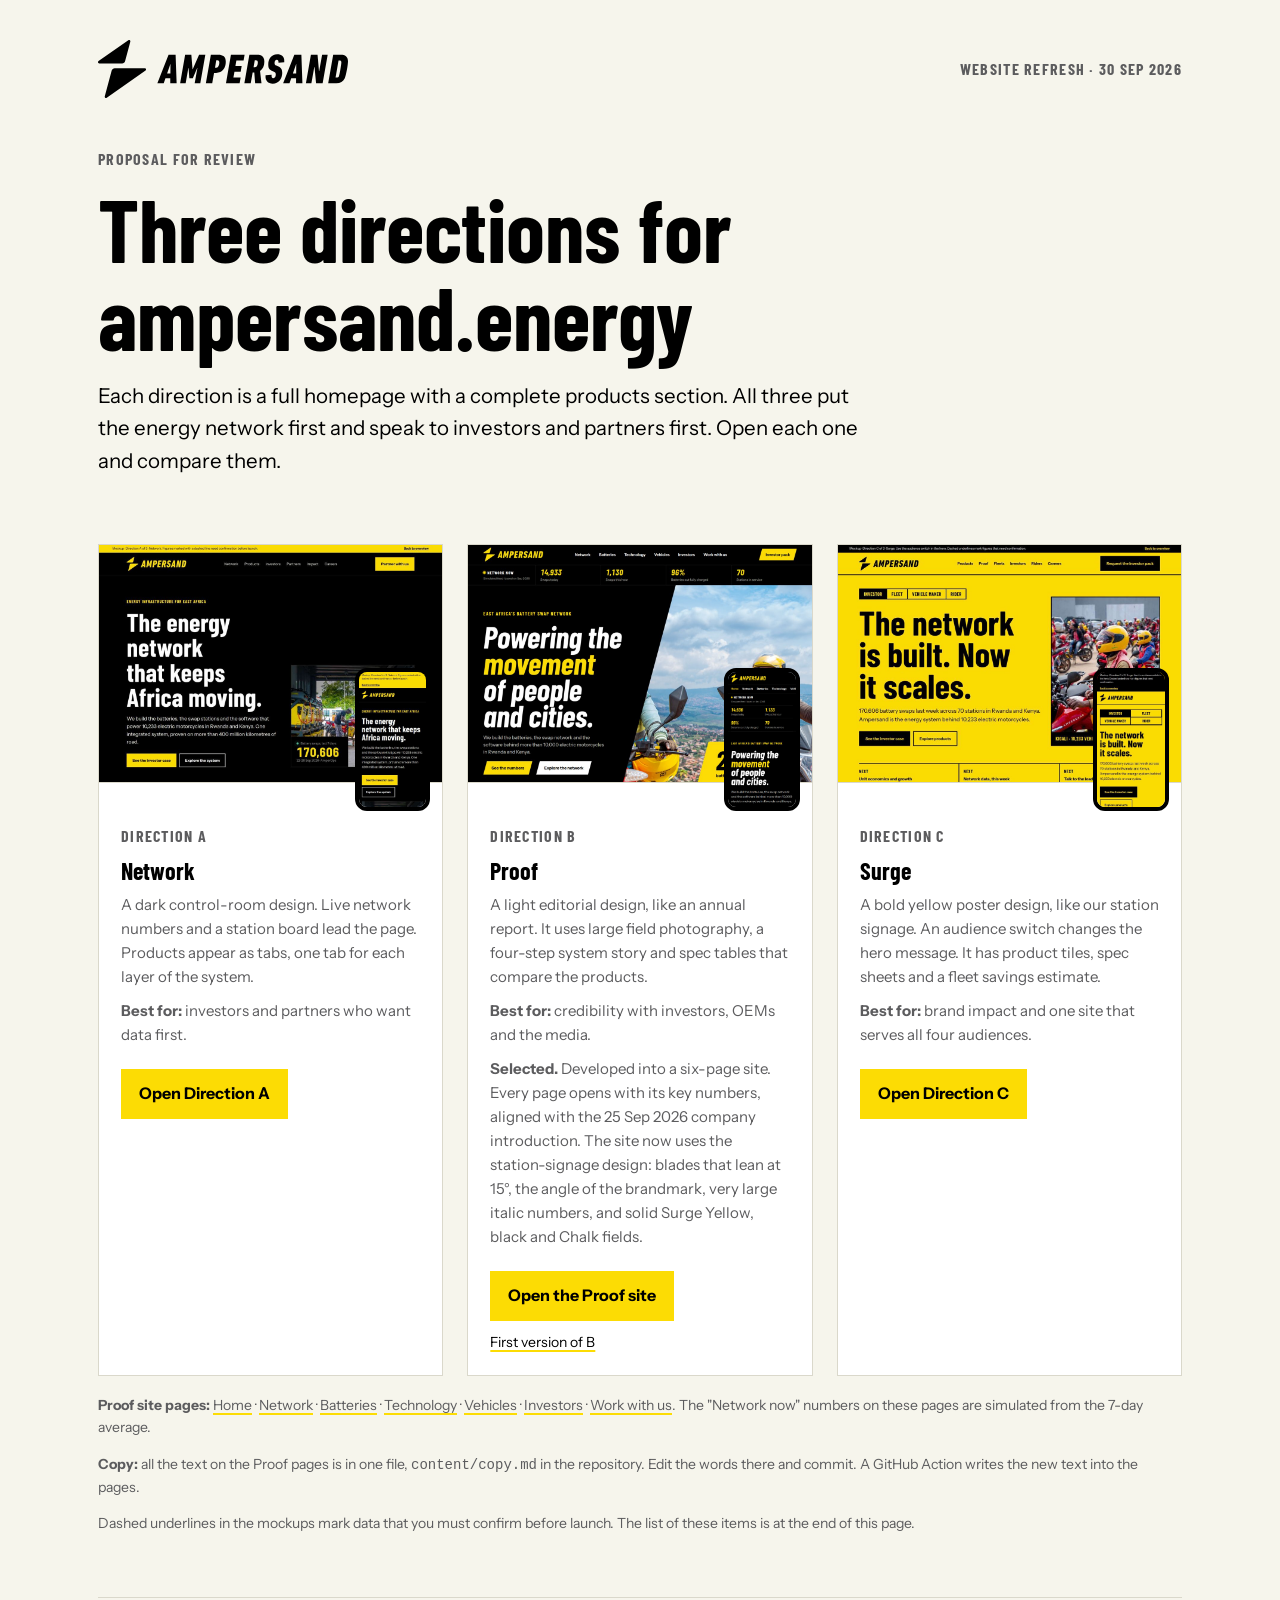
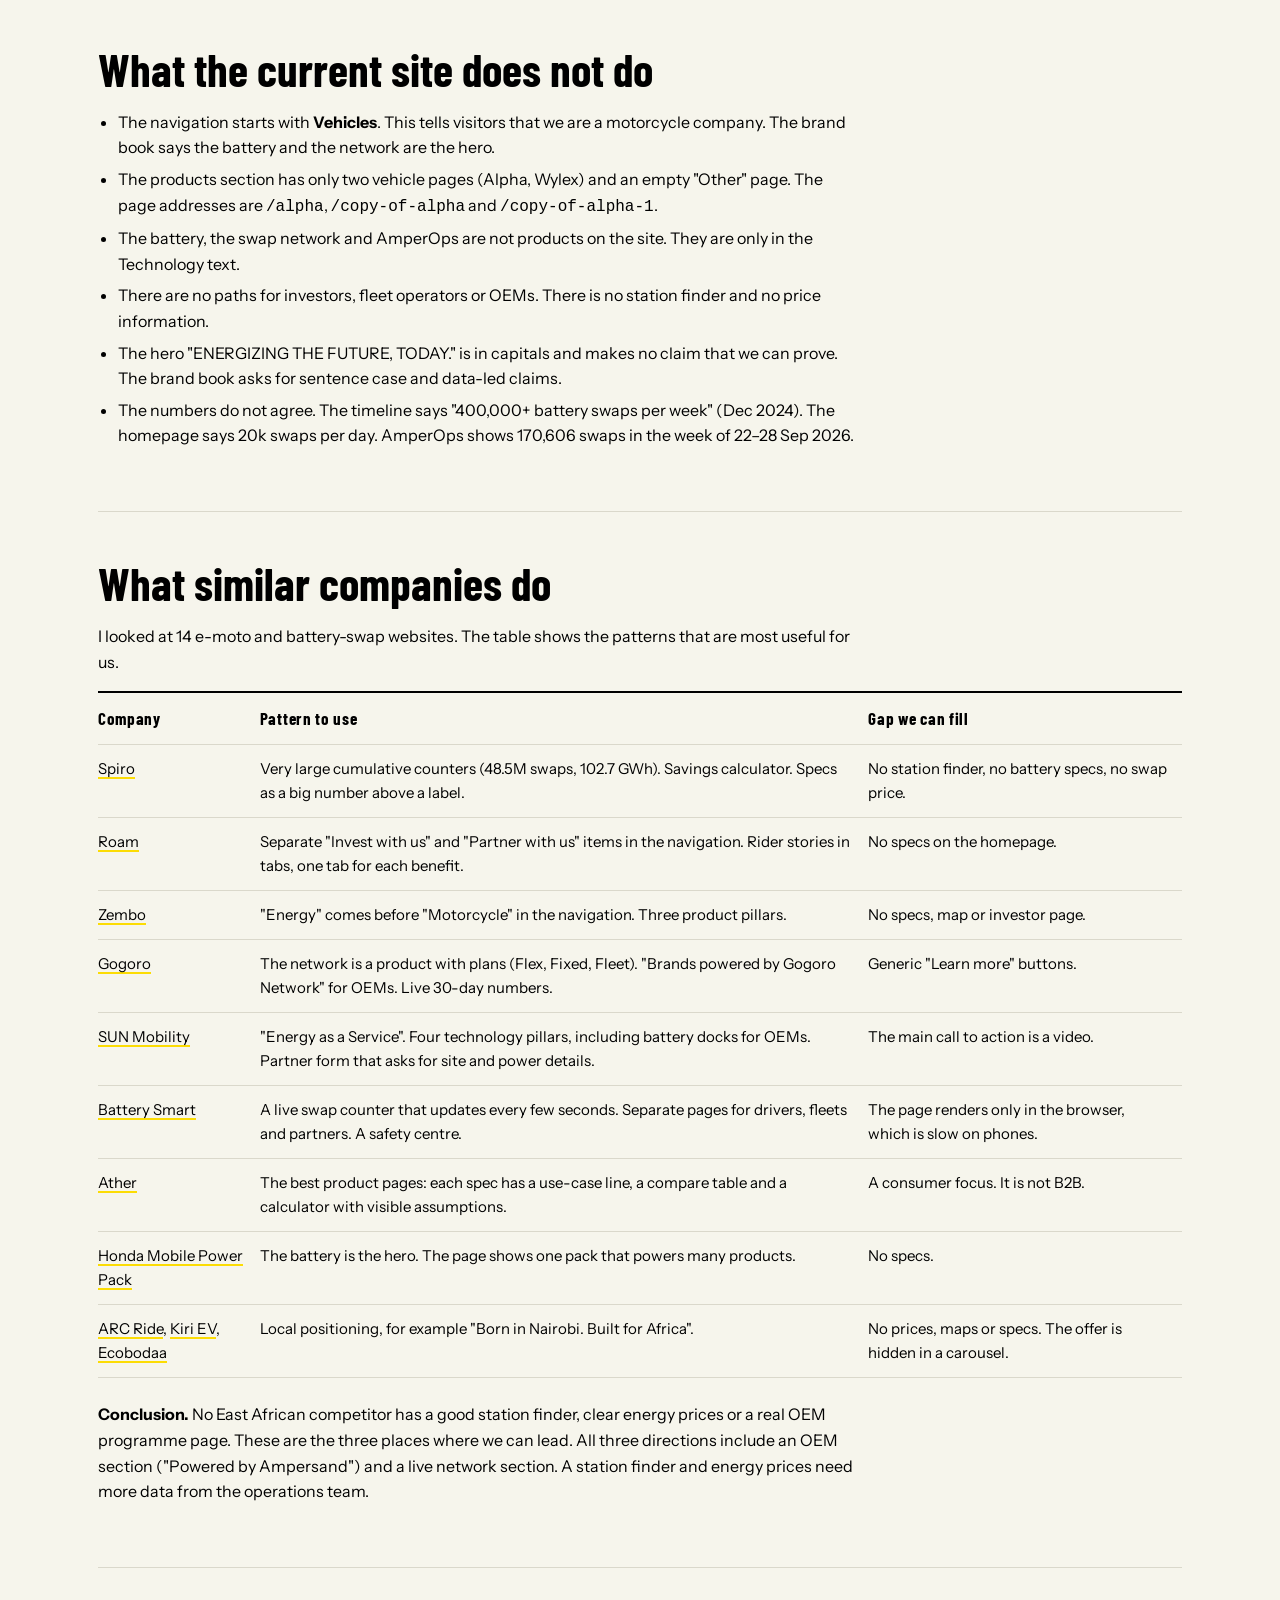
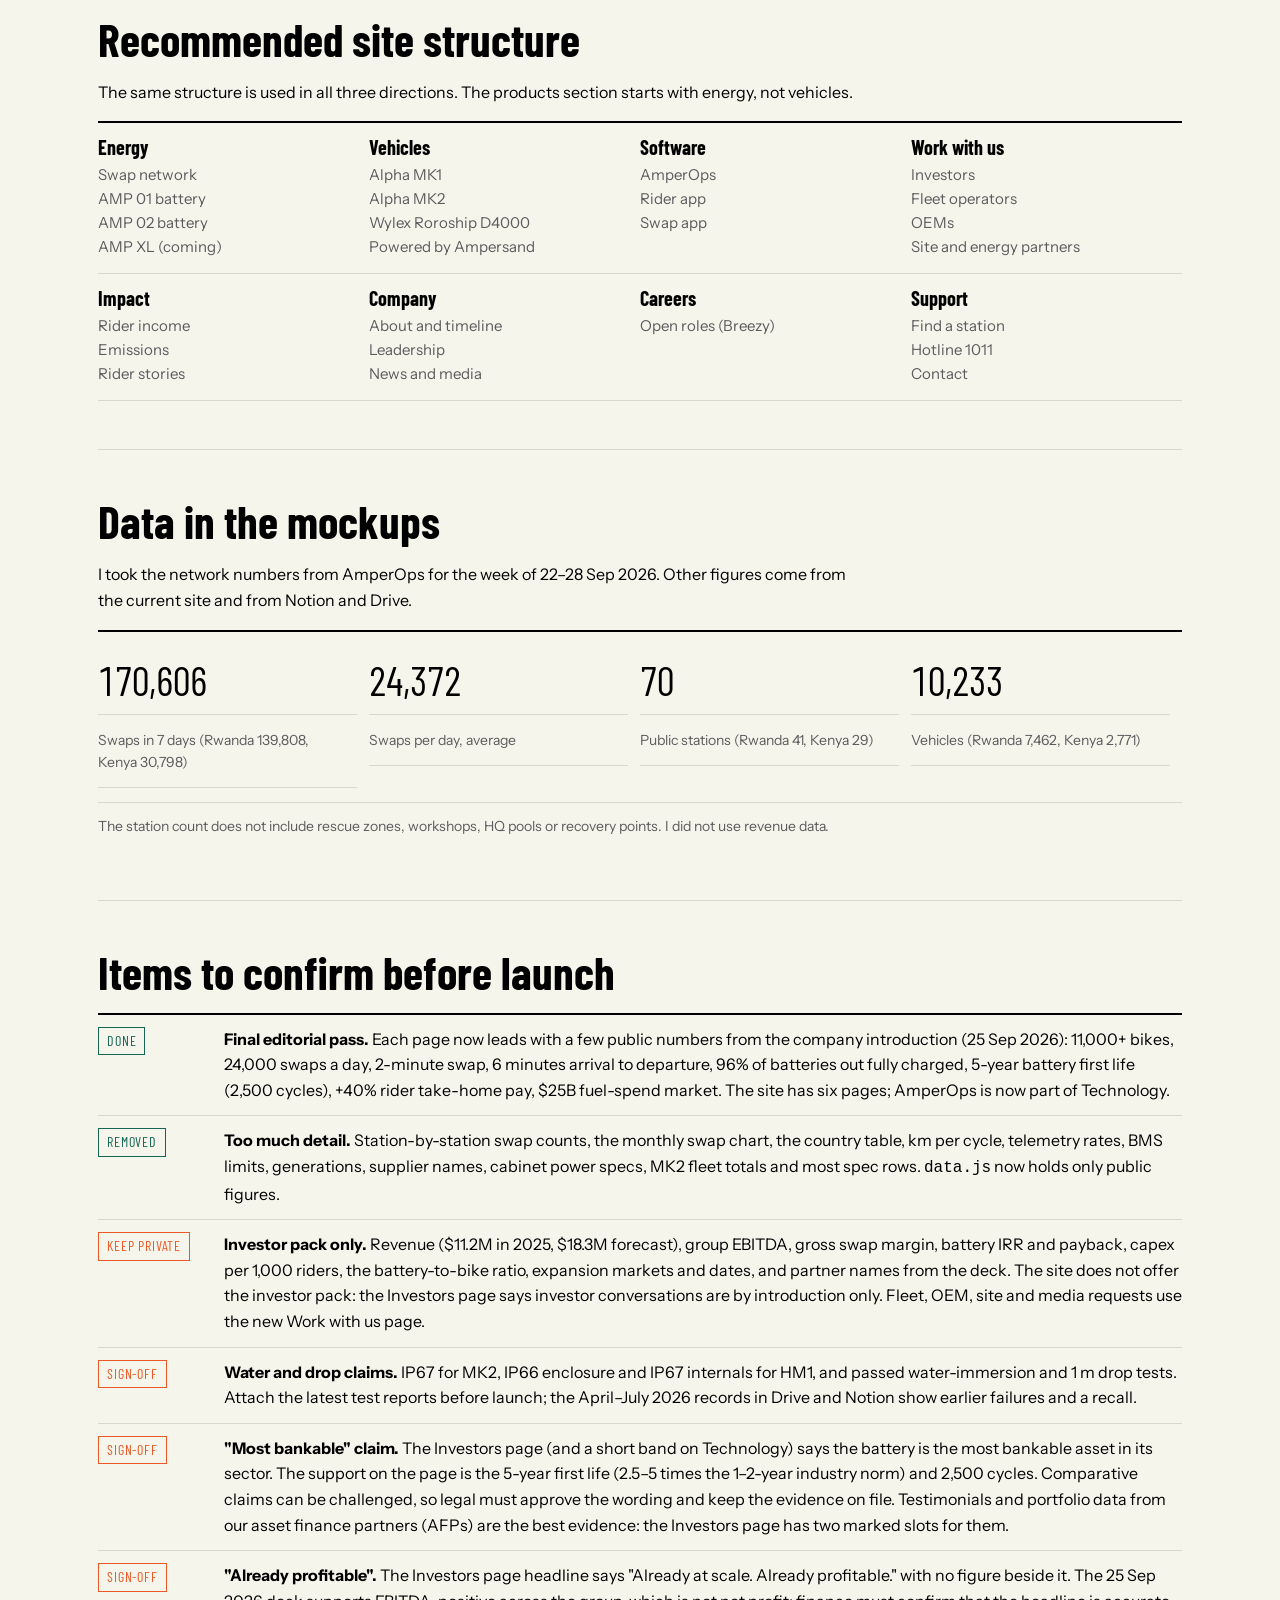
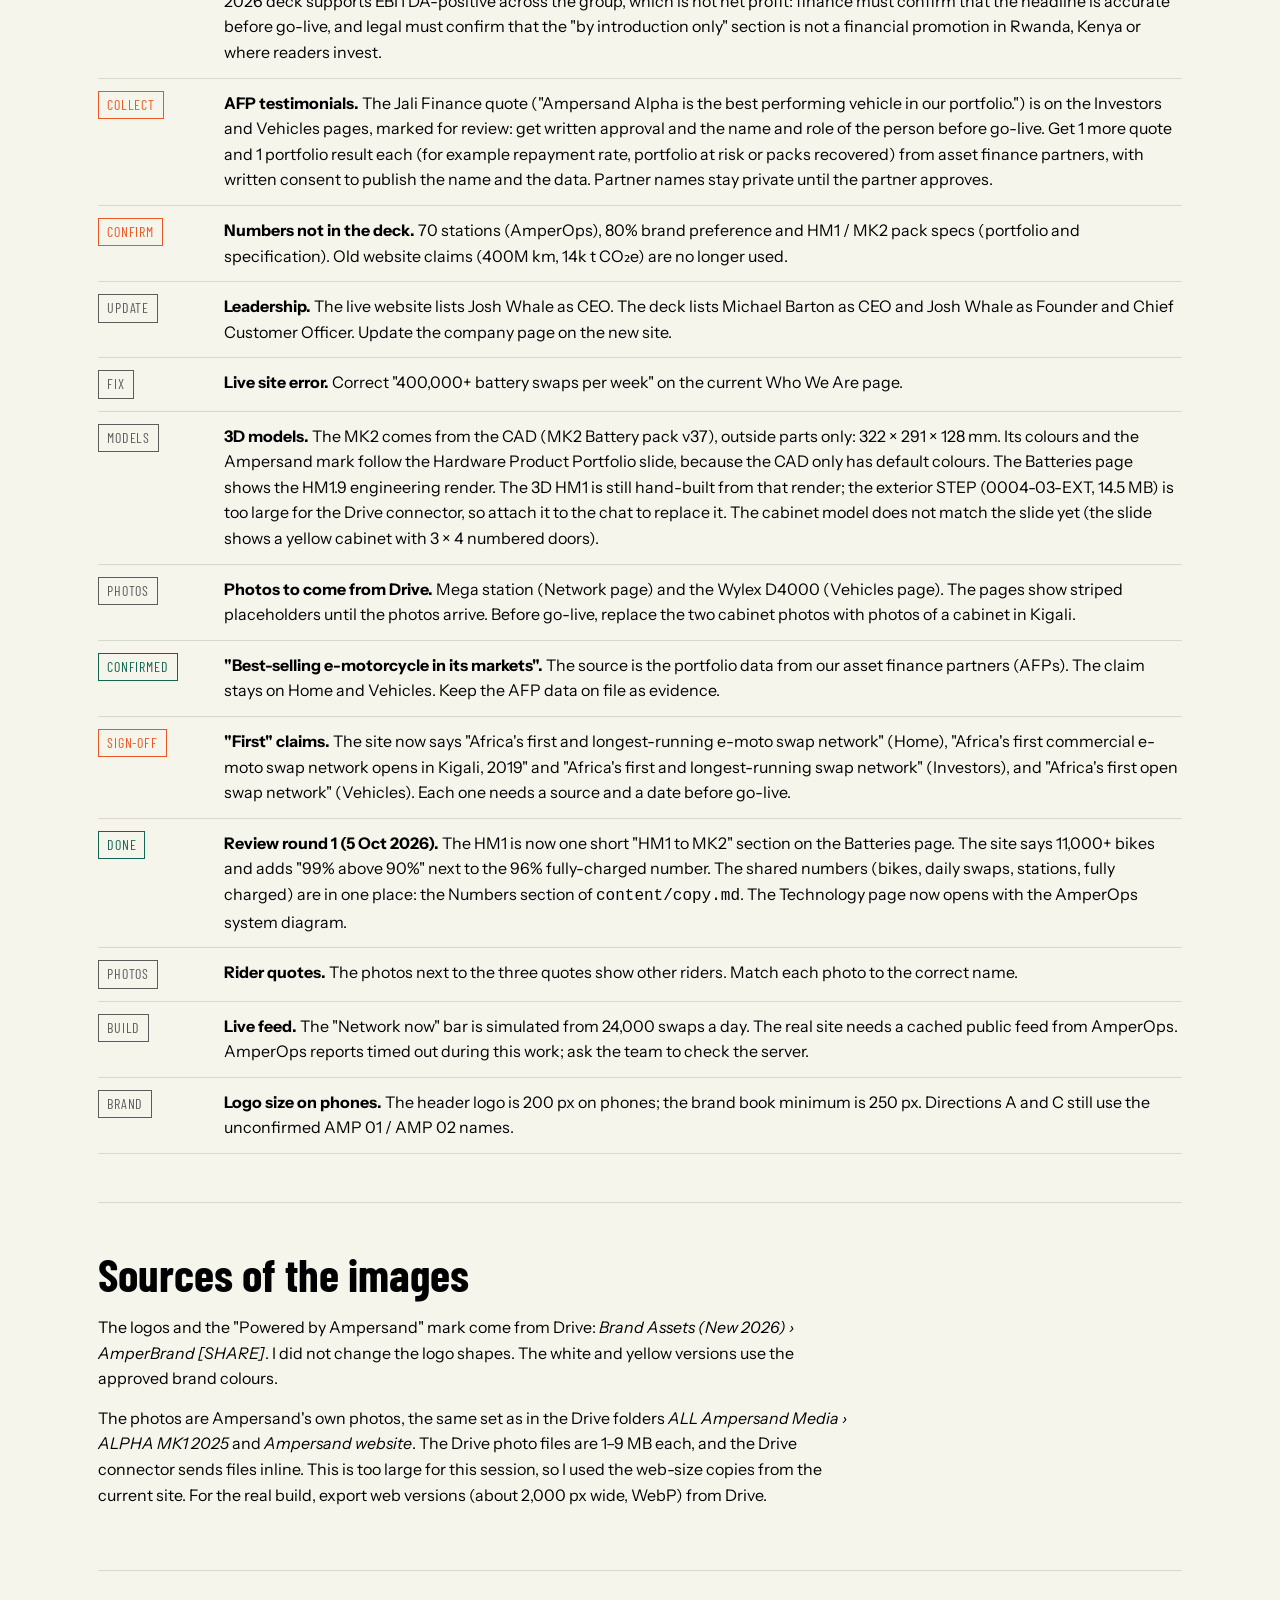
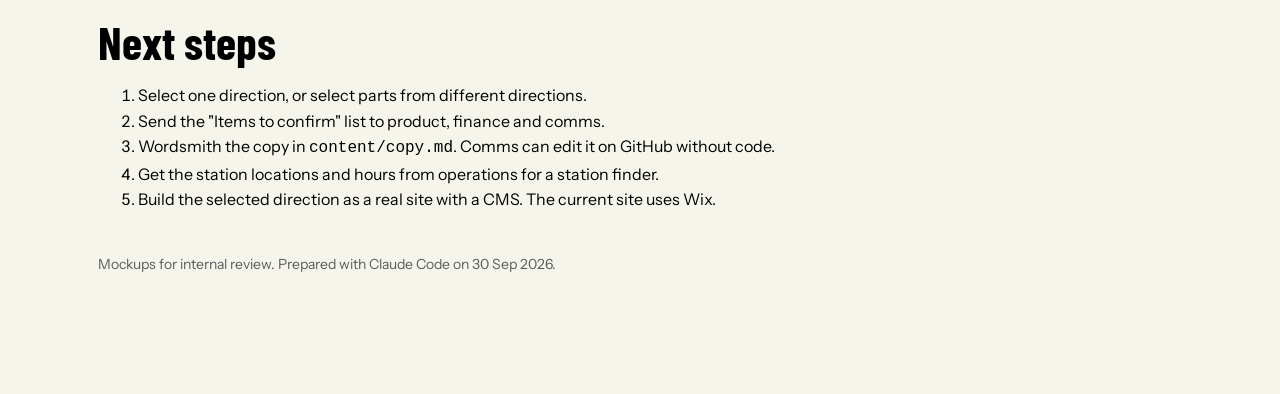
<file: index.html>
<!doctype html>
<html lang="en">
<head>
<meta charset="utf-8">
<meta name="viewport" content="width=device-width, initial-scale=1, viewport-fit=cover">
<title>Ampersand Site Refresh</title>
<link rel="preconnect" href="https://fonts.googleapis.com">
<link rel="preconnect" href="https://fonts.gstatic.com" crossorigin>
<link rel="stylesheet" href="https://fonts.googleapis.com/css2?family=Barlow+Condensed:wght@700&family=Instrument+Sans:wght@400;700&display=swap">
<style>
/* Overview page. Layout: a single reading column for the review, with a wide band for the three direction previews. Brand tokens from the Ampersand Brand Book v1.0. */
:root{
  --bg:#F6F5EC; --surface:#FFFFFF; --fg:#000000; --muted:#5C5C5E; --rule:#DAD8CB; --accent:#FCDC04; --accent-ink:#000000; --ok:#146653; --warn:#EC5825;
  --display:"Barlow Condensed","Arial Narrow",Arial,sans-serif;
  --body:"Instrument Sans",system-ui,-apple-system,"Segoe UI",sans-serif;
}
@media (prefers-color-scheme:dark){:root:not([data-theme="light"]){--bg:#0B0B0C;--surface:#151516;--fg:#F6F5EC;--muted:#A9A9A4;--rule:#2C2C2E;--accent:#FCDC04;--accent-ink:#000000;--ok:#44BC9D;--warn:#EC5825;color-scheme:dark}}
:root[data-theme="dark"]{--bg:#0B0B0C;--surface:#151516;--fg:#F6F5EC;--muted:#A9A9A4;--rule:#2C2C2E;--accent:#FCDC04;--accent-ink:#000000;--ok:#44BC9D;--warn:#EC5825;color-scheme:dark}
*{box-sizing:border-box}
[hidden]{display:none!important}
body{margin:0;background:var(--bg);color:var(--fg);font-family:var(--body);font-size:16px;line-height:1.6}
img{max-width:100%;display:block}
a{color:inherit;text-decoration-color:var(--accent);text-decoration-thickness:2px;text-underline-offset:3px}
:focus-visible{outline:3px solid var(--accent);outline-offset:2px}
.page{max-width:1180px;margin-inline:auto;padding-inline:clamp(16px,4vw,48px);padding-block:40px 80px}
.col{max-width:760px}
h1,h2,h3{font-family:var(--display);font-weight:700;line-height:1;text-wrap:balance;margin:0}
h1{font-size:clamp(48px,7vw,88px)}
h2{font-size:clamp(32px,4vw,46px);margin-bottom:18px}
h3{font-size:24px}
p{margin:0 0 14px}
.label{font-family:var(--display);font-weight:700;font-size:16px;letter-spacing:.08em;text-transform:uppercase;color:var(--muted)}
.logo-row{display:flex;justify-content:space-between;align-items:center;gap:16px;flex-wrap:wrap;margin-bottom:48px}
.logo-row img{width:250px}
.logo-dark{display:none}
@media (prefers-color-scheme:dark){:root:not([data-theme="light"]) .logo-light{display:none}:root:not([data-theme="light"]) .logo-dark{display:block}}
:root[data-theme="dark"] .logo-light{display:none}:root[data-theme="dark"] .logo-dark{display:block}
.lead{font-size:clamp(18px,1.6vw,21px);max-width:62ch;margin-top:20px}
section{padding-block:48px;border-top:1px solid var(--rule)}
.dirs{display:grid;grid-template-columns:repeat(3,1fr);gap:24px;margin-top:28px}
.dir{background:var(--surface);border:1px solid var(--rule);display:flex;flex-direction:column;min-width:0}
.dir .shots{position:relative}
.dir .shots img.desk{aspect-ratio:1152/800;object-fit:cover;width:100%;border-bottom:1px solid var(--rule)}
.dir .shots img.phone{position:absolute;right:12px;bottom:-28px;width:22%;border:4px solid #000;border-radius:12px;background:#000}
.dir .in{padding:40px 22px 22px;display:flex;flex-direction:column;gap:10px;flex:1}
.dir .in p{font-size:15px;color:var(--muted);margin:0}
.dir .btn{margin-top:auto;align-self:flex-start;background:var(--accent);color:var(--accent-ink);font-weight:700;text-decoration:none;padding:12px 18px;margin-top:12px}
@media (max-width:900px){.dirs{grid-template-columns:1fr}}
.tbl{overflow-x:auto;border-top:2px solid var(--fg);margin-top:16px}
table{width:100%;border-collapse:collapse;font-size:15px;min-width:640px}
th,td{text-align:left;vertical-align:top;padding:12px 14px 12px 0;border-bottom:1px solid var(--rule)}
thead th{font-family:var(--display);font-size:17px;letter-spacing:.04em}
td.num,th.num{font-variant-numeric:tabular-nums;text-align:right}
ul.clean{padding-left:20px;margin:0 0 14px}
ul.clean li{margin-bottom:6px}
.checks{list-style:none;padding:0;margin:0;display:grid;gap:0;border-top:2px solid var(--fg)}
.checks li{display:grid;grid-template-columns:110px 1fr;gap:16px;padding:12px 0;border-bottom:1px solid var(--rule)}
.chip{font-family:var(--display);font-size:14px;letter-spacing:.06em;text-transform:uppercase;padding:2px 8px;align-self:start;justify-self:start;border:1px solid currentColor}
.chip.warn{color:var(--warn)}
.chip.ok{color:var(--ok)}
.chip.info{color:var(--muted)}
@media (max-width:520px){.checks li{grid-template-columns:1fr;gap:6px}}
.ia{display:grid;grid-template-columns:repeat(4,1fr);gap:0;border-top:2px solid var(--fg);margin-top:16px}
.ia div{padding:14px 14px 14px 0;border-bottom:1px solid var(--rule);min-width:0}
.ia h3{font-size:20px;margin-bottom:6px}
.ia ul{list-style:none;padding:0;margin:0;font-size:15px;color:var(--muted)}
@media (max-width:760px){.ia{grid-template-columns:1fr 1fr}}
.kpis{display:grid;grid-template-columns:repeat(4,1fr);border-top:2px solid var(--fg);margin-top:16px}
.kpis div{padding:14px 12px 14px 0;border-bottom:1px solid var(--rule)}
.kpis .n{font-family:var(--display);font-size:40px;line-height:1;font-variant-numeric:tabular-nums}
.kpis .k{font-size:14px;color:var(--muted)}
@media (max-width:640px){.kpis{grid-template-columns:1fr 1fr}}
.note{font-size:14px;color:var(--muted)}
footer{margin-top:40px;font-size:14px;color:var(--muted)}
</style>
</head>
<body>
<div class="page">
  <div class="logo-row">
    <img class="logo-light" src="assets/brand/logo-horizontal-black.svg" alt="Ampersand">
    <img class="logo-dark" src="assets/brand/logo-horizontal-yellow.svg" alt="Ampersand">
    <span class="label">Website refresh · 30 Sep 2026</span>
  </div>

  <div class="col">
    <div class="label">Proposal for review</div>
    <h1 style="margin-top:12px">Three directions for ampersand.energy</h1>
    <p class="lead">Each direction is a full homepage with a complete products section. All three put the energy network first and speak to investors and partners first. Open each one and compare them.</p>
  </div>

  <section style="border-top:0;padding-top:24px">
    <div class="dirs">
      <article class="dir">
        <div class="shots"><img class="desk" src="assets/shots/direction-a.jpg" alt="Direction A desktop preview"><img class="phone" src="assets/shots/direction-a-phone.jpg" alt="Direction A phone preview"></div>
        <div class="in">
          <div class="label">Direction A</div>
          <h3>Network</h3>
          <p>A dark control-room design. Live network numbers and a station board lead the page. Products appear as tabs, one tab for each layer of the system.</p>
          <p><b>Best for:</b> investors and partners who want data first.</p>
          <a class="btn" href="direction-a.html">Open Direction A</a>
        </div>
      </article>
      <article class="dir">
        <div class="shots"><img class="desk" src="assets/shots/proof.jpg" alt="Proof site desktop preview, station-signage design"><img class="phone" src="assets/shots/proof-phone.jpg" alt="Proof site phone preview, station-signage design"></div>
        <div class="in">
          <div class="label">Direction B</div>
          <h3>Proof</h3>
          <p>A light editorial design, like an annual report. It uses large field photography, a four-step system story and spec tables that compare the products.</p>
          <p><b>Best for:</b> credibility with investors, OEMs and the media.</p>
          <p><b>Selected.</b> Developed into a six-page site. Every page opens with its key numbers, aligned with the 25 Sep 2026 company introduction. The site now uses the station-signage design: blades that lean at 15°, the angle of the brandmark, very large italic numbers, and solid Surge Yellow, black and Chalk fields.</p>
          <a class="btn" href="proof/index.html">Open the Proof site</a>
          <a href="direction-b.html" style="font-size:14px">First version of B</a>
        </div>
      </article>
      <article class="dir">
        <div class="shots"><img class="desk" src="assets/shots/direction-c.jpg" alt="Direction C desktop preview"><img class="phone" src="assets/shots/direction-c-phone.jpg" alt="Direction C phone preview"></div>
        <div class="in">
          <div class="label">Direction C</div>
          <h3>Surge</h3>
          <p>A bold yellow poster design, like our station signage. An audience switch changes the hero message. It has product tiles, spec sheets and a fleet savings estimate.</p>
          <p><b>Best for:</b> brand impact and one site that serves all four audiences.</p>
          <a class="btn" href="direction-c.html">Open Direction C</a>
        </div>
      </article>
    </div>
    <p class="note" style="margin-top:18px"><b>Proof site pages:</b> <a href="proof/index.html">Home</a> · <a href="proof/network.html">Network</a> · <a href="proof/batteries.html">Batteries</a> · <a href="proof/technology.html">Technology</a> · <a href="proof/vehicles.html">Vehicles</a> · <a href="proof/investors.html">Investors</a> · <a href="proof/contact.html">Work with us</a>. The "Network now" numbers on these pages are simulated from the 7-day average.</p>
    <p class="note" style="margin-top:8px"><b>Copy:</b> all the text on the Proof pages is in one file, <code>content/copy.md</code> in the repository. Edit the words there and commit. A GitHub Action writes the new text into the pages.</p>
    <p class="note" style="margin-top:8px">Dashed underlines in the mockups mark data that you must confirm before launch. The list of these items is at the end of this page.</p>
  </section>

  <section>
    <div class="col">
      <h2>What the current site does not do</h2>
      <ul class="clean">
        <li>The navigation starts with <b>Vehicles</b>. This tells visitors that we are a motorcycle company. The brand book says the battery and the network are the hero.</li>
        <li>The products section has only two vehicle pages (Alpha, Wylex) and an empty "Other" page. The page addresses are <code>/alpha</code>, <code>/copy-of-alpha</code> and <code>/copy-of-alpha-1</code>.</li>
        <li>The battery, the swap network and AmperOps are not products on the site. They are only in the Technology text.</li>
        <li>There are no paths for investors, fleet operators or OEMs. There is no station finder and no price information.</li>
        <li>The hero "ENERGIZING THE FUTURE, TODAY." is in capitals and makes no claim that we can prove. The brand book asks for sentence case and data-led claims.</li>
        <li>The numbers do not agree. The timeline says "400,000+ battery swaps per week" (Dec 2024). The homepage says 20k swaps per day. AmperOps shows 170,606 swaps in the week of 22–28 Sep 2026.</li>
      </ul>
    </div>
  </section>

  <section>
    <div class="col">
      <h2>What similar companies do</h2>
      <p>I looked at 14 e-moto and battery-swap websites. The table shows the patterns that are most useful for us.</p>
    </div>
    <div class="tbl">
      <table>
        <thead><tr><th>Company</th><th>Pattern to use</th><th>Gap we can fill</th></tr></thead>
        <tbody>
          <tr><td><a href="https://www.spironet.com">Spiro</a></td><td>Very large cumulative counters (48.5M swaps, 102.7 GWh). Savings calculator. Specs as a big number above a label.</td><td>No station finder, no battery specs, no swap price.</td></tr>
          <tr><td><a href="https://www.roam-electric.com">Roam</a></td><td>Separate "Invest with us" and "Partner with us" items in the navigation. Rider stories in tabs, one tab for each benefit.</td><td>No specs on the homepage.</td></tr>
          <tr><td><a href="https://www.zem.bo">Zembo</a></td><td>"Energy" comes before "Motorcycle" in the navigation. Three product pillars.</td><td>No specs, map or investor page.</td></tr>
          <tr><td><a href="https://www.gogoro.com/gogoro-network/">Gogoro</a></td><td>The network is a product with plans (Flex, Fixed, Fleet). "Brands powered by Gogoro Network" for OEMs. Live 30-day numbers.</td><td>Generic "Learn more" buttons.</td></tr>
          <tr><td><a href="https://www.sunmobility.com">SUN Mobility</a></td><td>"Energy as a Service". Four technology pillars, including battery docks for OEMs. Partner form that asks for site and power details.</td><td>The main call to action is a video.</td></tr>
          <tr><td><a href="https://www.batterysmart.in">Battery Smart</a></td><td>A live swap counter that updates every few seconds. Separate pages for drivers, fleets and partners. A safety centre.</td><td>The page renders only in the browser, which is slow on phones.</td></tr>
          <tr><td><a href="https://www.atherenergy.com/rizta">Ather</a></td><td>The best product pages: each spec has a use-case line, a compare table and a calculator with visible assumptions.</td><td>A consumer focus. It is not B2B.</td></tr>
          <tr><td><a href="https://global.honda/en/mobilepowerpack/">Honda Mobile Power Pack</a></td><td>The battery is the hero. The page shows one pack that powers many products.</td><td>No specs.</td></tr>
          <tr><td><a href="https://arcrideglobal.com">ARC Ride</a>, <a href="https://www.kiriev.com">Kiri EV</a>, <a href="https://www.ecobodaa.bike">Ecobodaa</a></td><td>Local positioning, for example "Born in Nairobi. Built for Africa".</td><td>No prices, maps or specs. The offer is hidden in a carousel.</td></tr>
        </tbody>
      </table>
    </div>
    <div class="col" style="margin-top:24px">
      <p><b>Conclusion.</b> No East African competitor has a good station finder, clear energy prices or a real OEM programme page. These are the three places where we can lead. All three directions include an OEM section ("Powered by Ampersand") and a live network section. A station finder and energy prices need more data from the operations team.</p>
    </div>
  </section>

  <section>
    <div class="col">
      <h2>Recommended site structure</h2>
      <p>The same structure is used in all three directions. The products section starts with energy, not vehicles.</p>
    </div>
    <div class="ia">
      <div><h3>Energy</h3><ul><li>Swap network</li><li>AMP 01 battery</li><li>AMP 02 battery</li><li>AMP XL (coming)</li></ul></div>
      <div><h3>Vehicles</h3><ul><li>Alpha MK1</li><li>Alpha MK2</li><li>Wylex Roroship D4000</li><li>Powered by Ampersand</li></ul></div>
      <div><h3>Software</h3><ul><li>AmperOps</li><li>Rider app</li><li>Swap app</li></ul></div>
      <div><h3>Work with us</h3><ul><li>Investors</li><li>Fleet operators</li><li>OEMs</li><li>Site and energy partners</li></ul></div>
      <div><h3>Impact</h3><ul><li>Rider income</li><li>Emissions</li><li>Rider stories</li></ul></div>
      <div><h3>Company</h3><ul><li>About and timeline</li><li>Leadership</li><li>News and media</li></ul></div>
      <div><h3>Careers</h3><ul><li>Open roles (Breezy)</li></ul></div>
      <div><h3>Support</h3><ul><li>Find a station</li><li>Hotline 1011</li><li>Contact</li></ul></div>
    </div>
  </section>

  <section>
    <div class="col">
      <h2>Data in the mockups</h2>
      <p>I took the network numbers from AmperOps for the week of 22–28 Sep 2026. Other figures come from the current site and from Notion and Drive.</p>
    </div>
    <div class="kpis">
      <div><div class="n">170,606</div><div class="k">Swaps in 7 days (Rwanda 139,808, Kenya 30,798)</div></div>
      <div><div class="n">24,372</div><div class="k">Swaps per day, average</div></div>
      <div><div class="n">70</div><div class="k">Public stations (Rwanda 41, Kenya 29)</div></div>
      <div><div class="n">10,233</div><div class="k">Vehicles (Rwanda 7,462, Kenya 2,771)</div></div>
    </div>
    <p class="note" style="margin-top:12px">The station count does not include rescue zones, workshops, HQ pools or recovery points. I did not use revenue data.</p>
  </section>

  <section>
    <div class="col">
      <h2>Items to confirm before launch</h2>
    </div>
    <ul class="checks">
      <li><span class="chip ok">Done</span><div><b>Final editorial pass.</b> Each page now leads with a few public numbers from the company introduction (25 Sep 2026): 11,000+ bikes, 24,000 swaps a day, 2-minute swap, 6 minutes arrival to departure, 96% of batteries out fully charged, 5-year battery first life (2,500 cycles), +40% rider take-home pay, $25B fuel-spend market. The site has six pages; AmperOps is now part of Technology.</div></li>
      <li><span class="chip ok">Removed</span><div><b>Too much detail.</b> Station-by-station swap counts, the monthly swap chart, the country table, km per cycle, telemetry rates, BMS limits, generations, supplier names, cabinet power specs, MK2 fleet totals and most spec rows. <code>data.js</code> now holds only public figures.</div></li>
      <li><span class="chip warn">Keep private</span><div><b>Investor pack only.</b> Revenue ($11.2M in 2025, $18.3M forecast), group EBITDA, gross swap margin, battery IRR and payback, capex per 1,000 riders, the battery-to-bike ratio, expansion markets and dates, and partner names from the deck. The site does not offer the investor pack: the Investors page says investor conversations are by introduction only. Fleet, OEM, site and media requests use the new Work with us page.</div></li>
      <li><span class="chip warn">Sign-off</span><div><b>Water and drop claims.</b> IP67 for MK2, IP66 enclosure and IP67 internals for HM1, and passed water-immersion and 1 m drop tests. Attach the latest test reports before launch; the April–July 2026 records in Drive and Notion show earlier failures and a recall.</div></li>
        <li><span class="chip warn">Sign-off</span><div><b>"Most bankable" claim.</b> The Investors page (and a short band on Technology) says the battery is the most bankable asset in its sector. The support on the page is the 5-year first life (2.5–5 times the 1–2-year industry norm) and 2,500 cycles. Comparative claims can be challenged, so legal must approve the wording and keep the evidence on file. Testimonials and portfolio data from our asset finance partners (AFPs) are the best evidence: the Investors page has two marked slots for them.</div></li>
        <li><span class="chip warn">Sign-off</span><div><b>"Already profitable".</b> The Investors page headline says "Already at scale. Already profitable." with no figure beside it. The 25 Sep 2026 deck supports EBITDA-positive across the group, which is not net profit: finance must confirm that the headline is accurate before go-live, and legal must confirm that the "by introduction only" section is not a financial promotion in Rwanda, Kenya or where readers invest.</div></li>
        <li><span class="chip warn">Collect</span><div><b>AFP testimonials.</b> The Jali Finance quote ("Ampersand Alpha is the best performing vehicle in our portfolio.") is on the Investors and Vehicles pages, marked for review: get written approval and the name and role of the person before go-live. Get 1 more quote and 1 portfolio result each (for example repayment rate, portfolio at risk or packs recovered) from asset finance partners, with written consent to publish the name and the data. Partner names stay private until the partner approves.</div></li>
      <li><span class="chip warn">Confirm</span><div><b>Numbers not in the deck.</b> 70 stations (AmperOps), 80% brand preference and HM1 / MK2 pack specs (portfolio and specification). Old website claims (400M km, 14k t CO₂e) are no longer used.</div></li>
      <li><span class="chip info">Update</span><div><b>Leadership.</b> The live website lists Josh Whale as CEO. The deck lists Michael Barton as CEO and Josh Whale as Founder and Chief Customer Officer. Update the company page on the new site.</div></li>
      <li><span class="chip info">Fix</span><div><b>Live site error.</b> Correct "400,000+ battery swaps per week" on the current Who We Are page.</div></li>
      <li><span class="chip info">Models</span><div><b>3D models.</b> The MK2 comes from the CAD (MK2 Battery pack v37), outside parts only: 322 × 291 × 128 mm. Its colours and the Ampersand mark follow the Hardware Product Portfolio slide, because the CAD only has default colours. The Batteries page shows the HM1.9 engineering render. The 3D HM1 is still hand-built from that render; the exterior STEP (0004-03-EXT, 14.5 MB) is too large for the Drive connector, so attach it to the chat to replace it. The cabinet model does not match the slide yet (the slide shows a yellow cabinet with 3 × 4 numbered doors).</div></li>
      <li><span class="chip info">Photos</span><div><b>Photos to come from Drive.</b> Mega station (Network page) and the Wylex D4000 (Vehicles page). The pages show striped placeholders until the photos arrive. Before go-live, replace the two cabinet photos with photos of a cabinet in Kigali.</div></li>
      <li><span class="chip ok">Confirmed</span><div><b>"Best-selling e-motorcycle in its markets".</b> The source is the portfolio data from our asset finance partners (AFPs). The claim stays on Home and Vehicles. Keep the AFP data on file as evidence.</div></li>
      <li><span class="chip warn">Sign-off</span><div><b>"First" claims.</b> The site now says "Africa's first and longest-running e-moto swap network" (Home), "Africa's first commercial e-moto swap network opens in Kigali, 2019" and "Africa's first and longest-running swap network" (Investors), and "Africa's first open swap network" (Vehicles). Each one needs a source and a date before go-live.</div></li>
      <li><span class="chip ok">Done</span><div><b>Review round 1 (5 Oct 2026).</b> The HM1 is now one short "HM1 to MK2" section on the Batteries page. The site says 11,000+ bikes and adds "99% above 90%" next to the 96% fully-charged number. The shared numbers (bikes, daily swaps, stations, fully charged) are in one place: the Numbers section of <code>content/copy.md</code>. The Technology page now opens with the AmperOps system diagram.</div></li>
      <li><span class="chip info">Photos</span><div><b>Rider quotes.</b> The photos next to the three quotes show other riders. Match each photo to the correct name.</div></li>
      <li><span class="chip info">Build</span><div><b>Live feed.</b> The "Network now" bar is simulated from 24,000 swaps a day. The real site needs a cached public feed from AmperOps. AmperOps reports timed out during this work; ask the team to check the server.</div></li>
      <li><span class="chip info">Brand</span><div><b>Logo size on phones.</b> The header logo is 200 px on phones; the brand book minimum is 250 px. Directions A and C still use the unconfirmed AMP 01 / AMP 02 names.</div></li>
    </ul>
  </section>

  <section>
    <div class="col">
      <h2>Sources of the images</h2>
      <p>The logos and the "Powered by Ampersand" mark come from Drive: <i>Brand Assets (New 2026) › AmperBrand [SHARE]</i>. I did not change the logo shapes. The white and yellow versions use the approved brand colours.</p>
      <p>The photos are Ampersand's own photos, the same set as in the Drive folders <i>ALL Ampersand Media › ALPHA MK1 2025</i> and <i>Ampersand website</i>. The Drive photo files are 1–9 MB each, and the Drive connector sends files inline. This is too large for this session, so I used the web-size copies from the current site. For the real build, export web versions (about 2,000 px wide, WebP) from Drive.</p>
    </div>
  </section>

  <section>
    <div class="col">
      <h2>Next steps</h2>
      <ol class="clean">
        <li>Select one direction, or select parts from different directions.</li>
        <li>Send the "Items to confirm" list to product, finance and comms.</li>
        <li>Wordsmith the copy in <code>content/copy.md</code>. Comms can edit it on GitHub without code.</li>
        <li>Get the station locations and hours from operations for a station finder.</li>
        <li>Build the selected direction as a real site with a CMS. The current site uses Wix.</li>
      </ol>
    </div>
    <footer>Mockups for internal review. Prepared with Claude Code on 30 Sep 2026.</footer>
  </section>
</div>
</body>
</html>
</file>
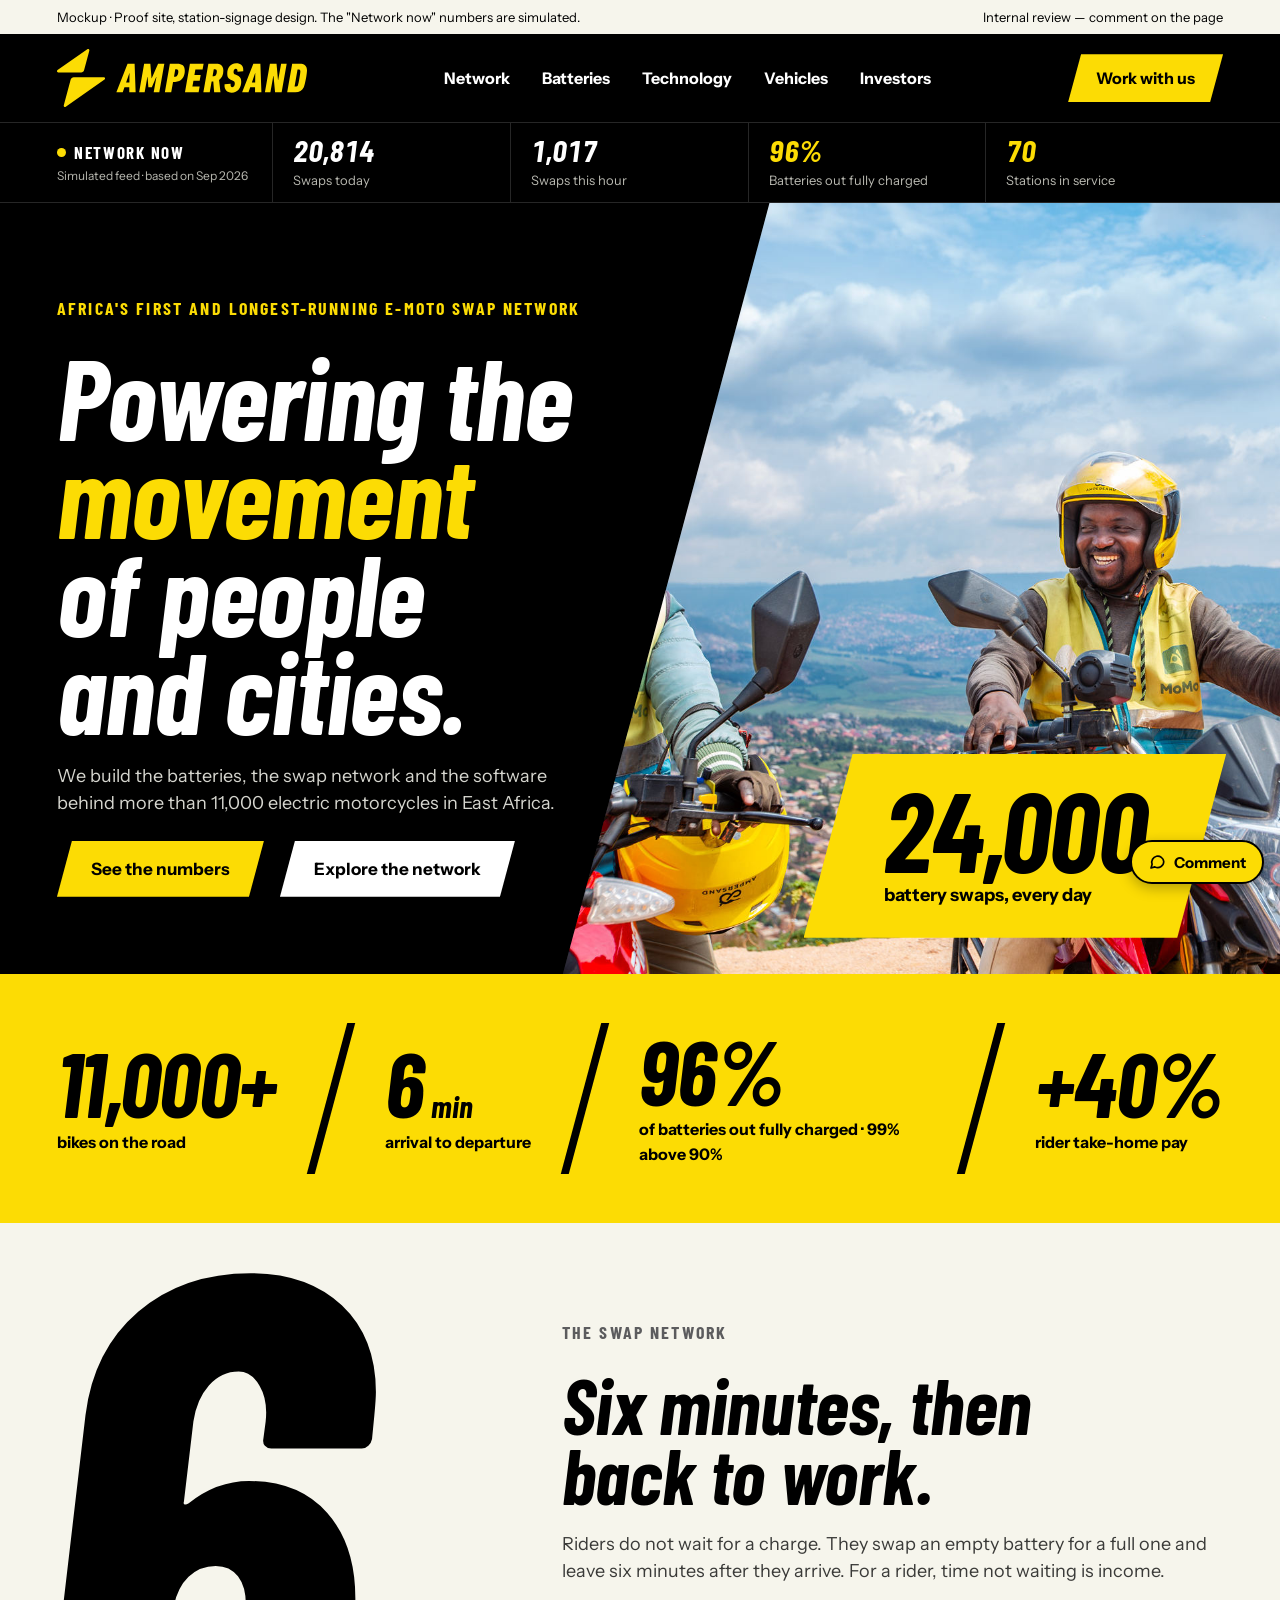
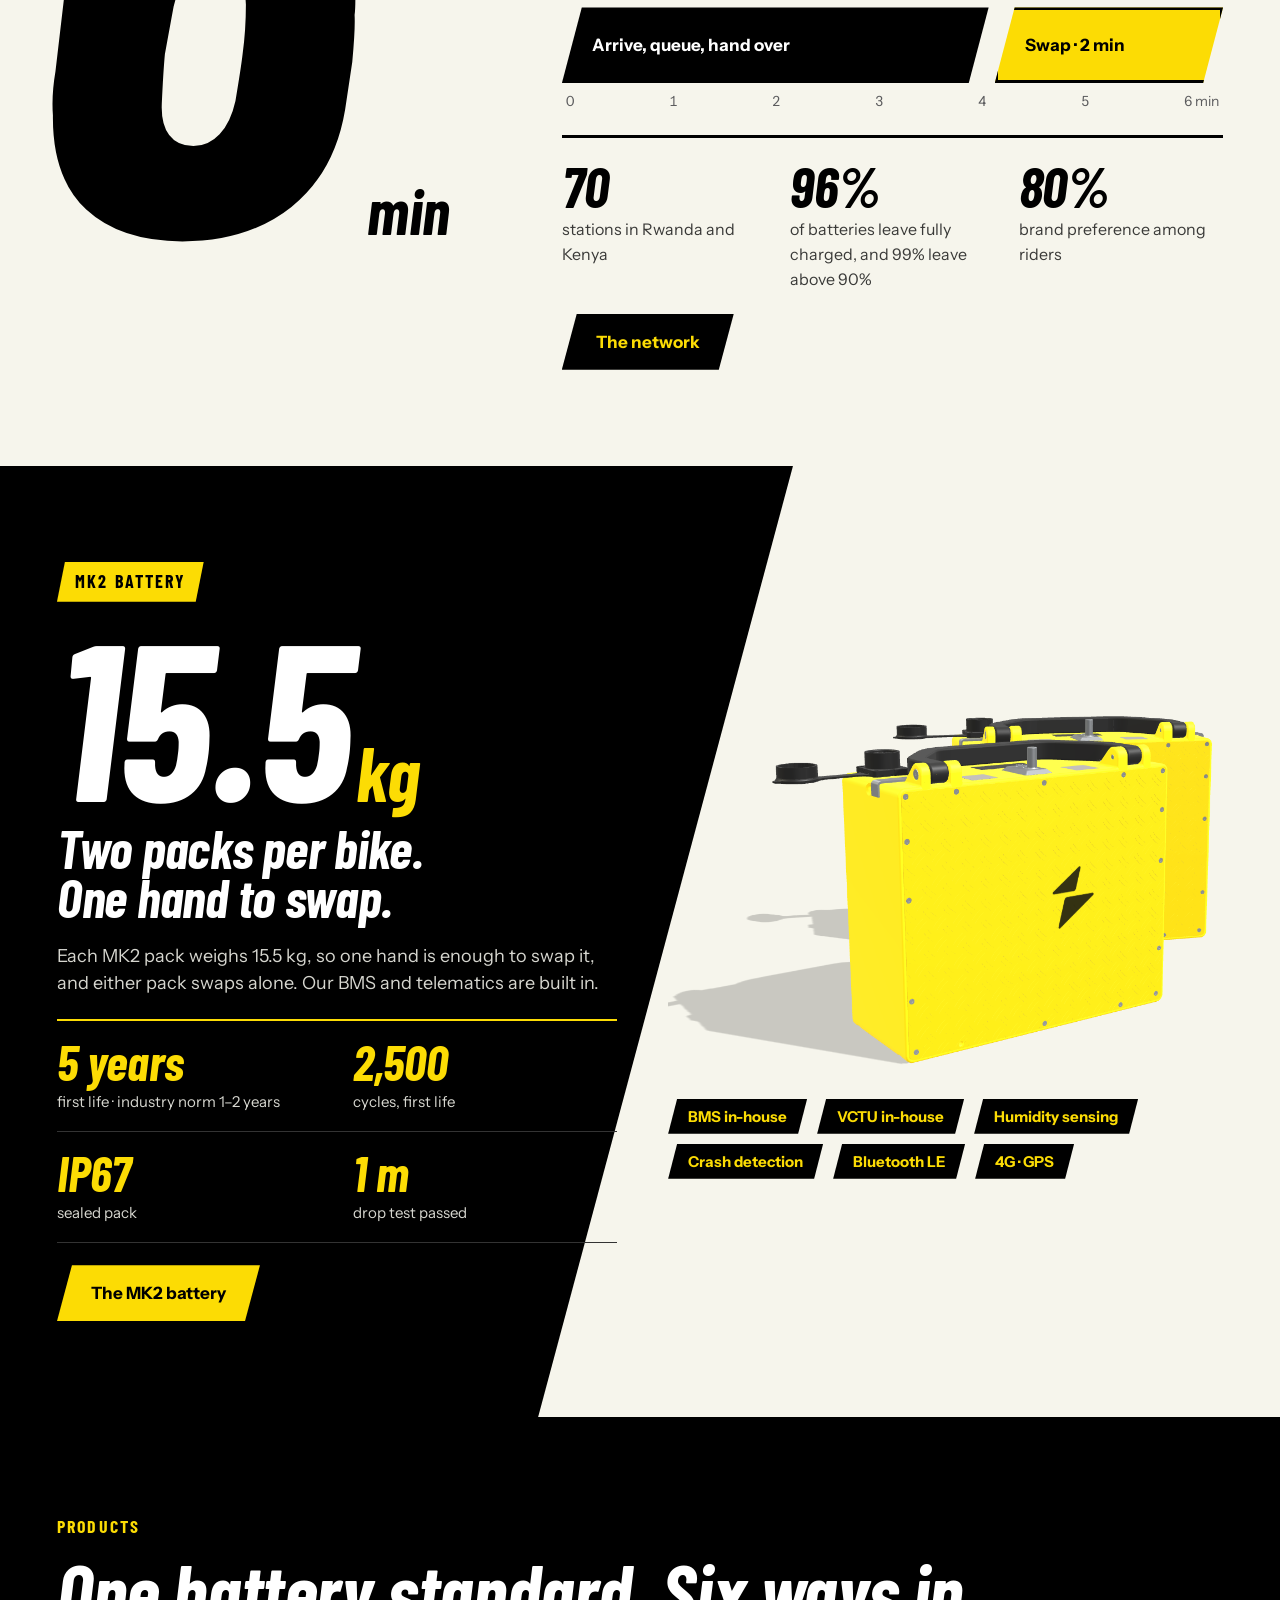
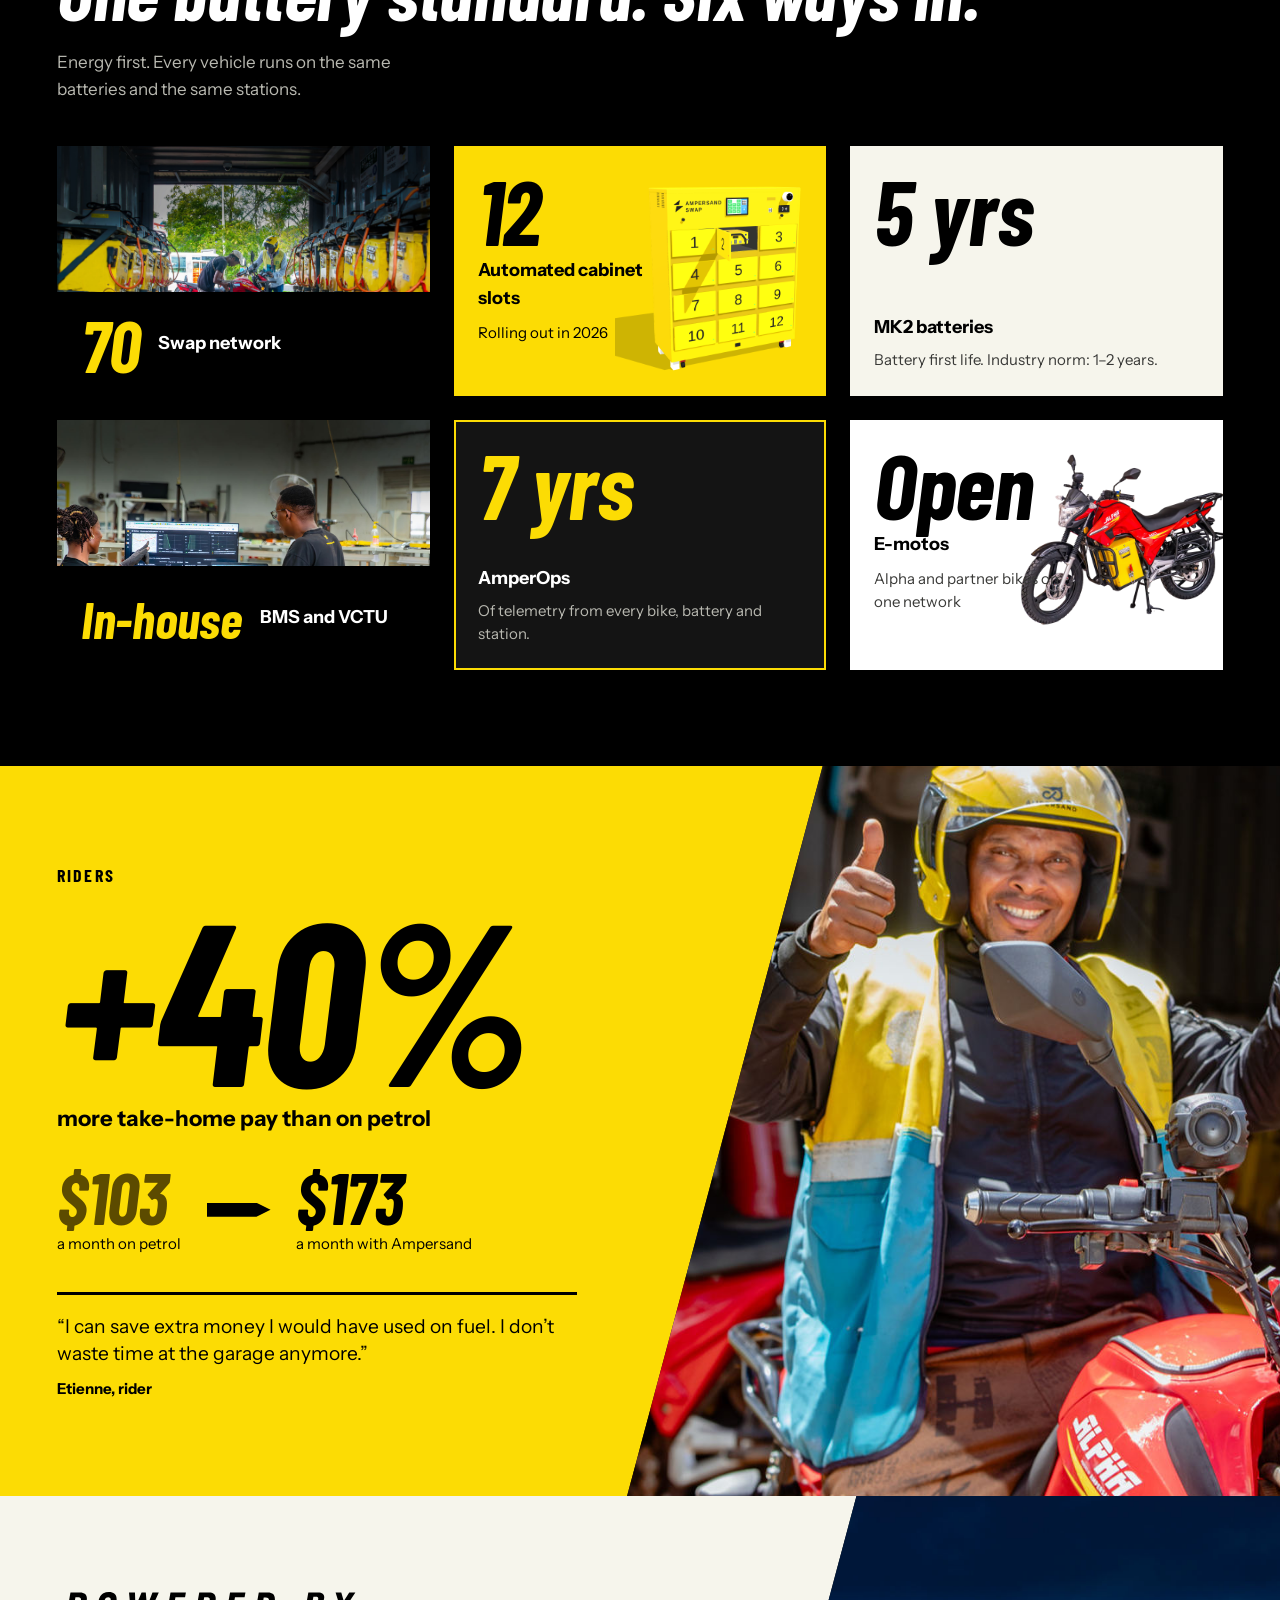
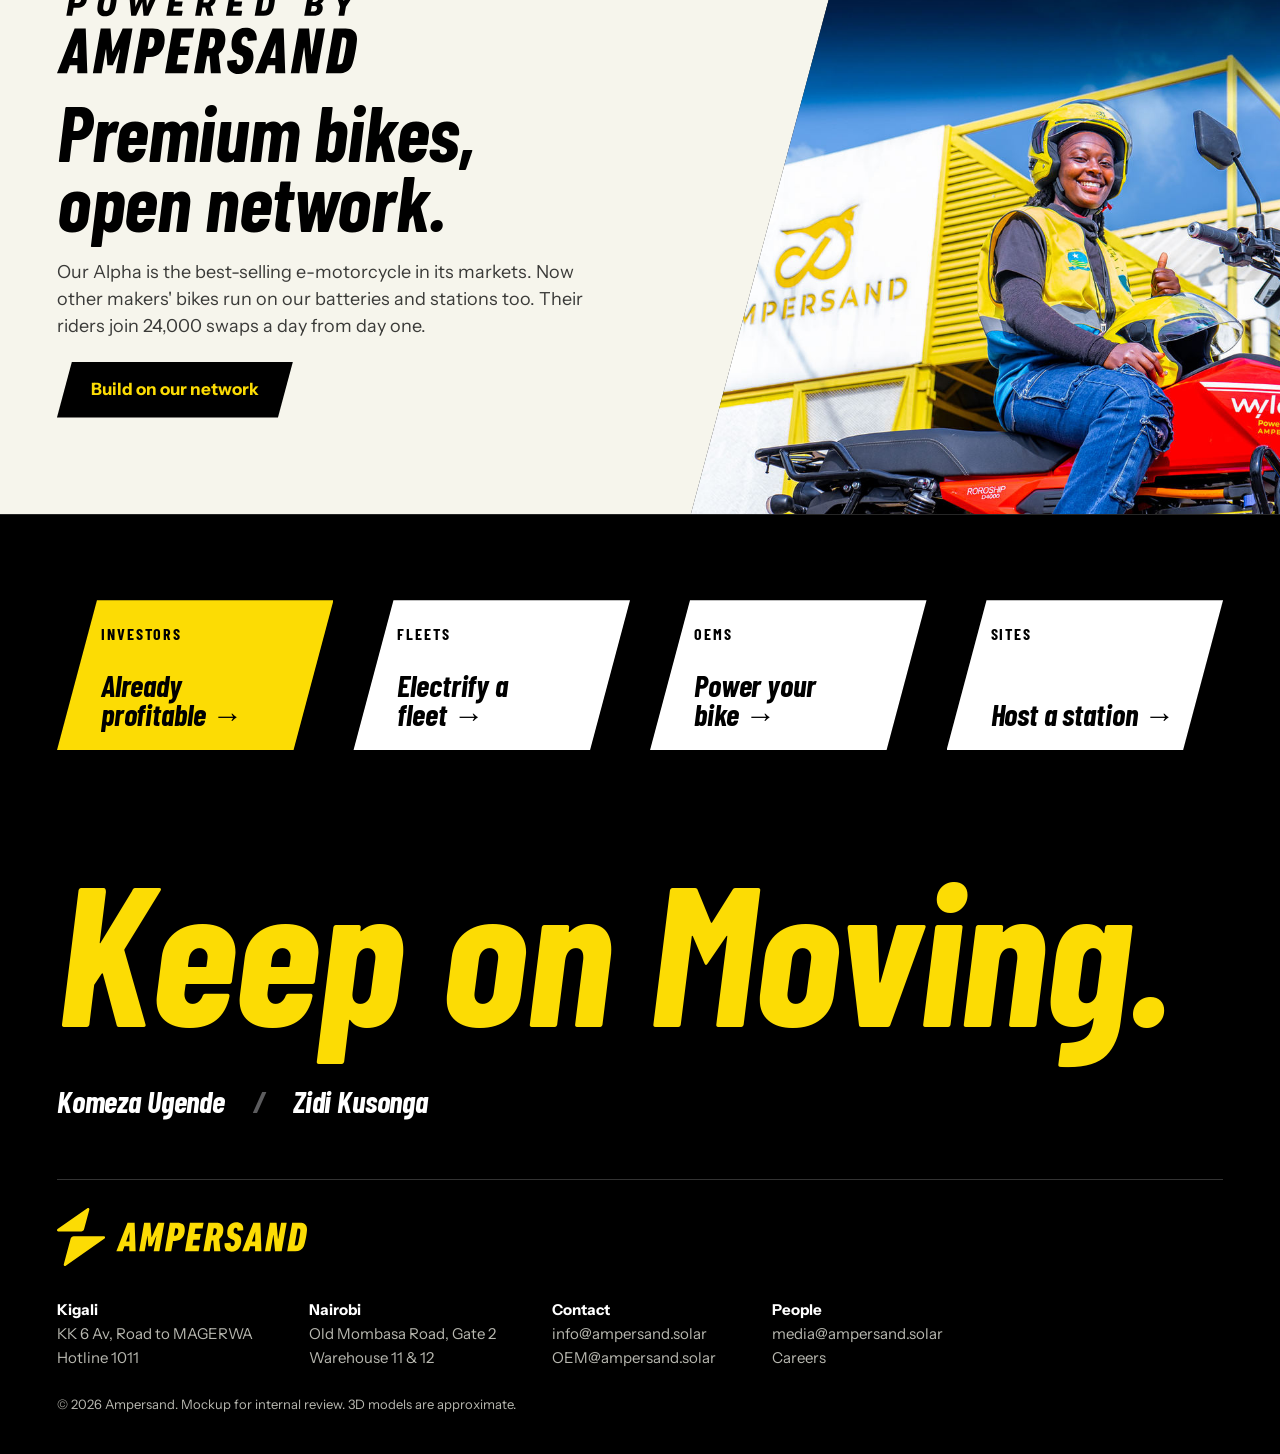
<file: proof/index.html>
<!doctype html>
<html lang="en">
<head>
<meta charset="utf-8">
<meta name="viewport" content="width=device-width, initial-scale=1, viewport-fit=cover">
<title>Ampersand · Proof</title>
<link rel="preconnect" href="https://fonts.googleapis.com">
<link rel="preconnect" href="https://fonts.gstatic.com" crossorigin>
<link rel="stylesheet" href="https://fonts.googleapis.com/css2?family=Barlow+Condensed:ital,wght@0,700;1,700&family=Instrument+Sans:wght@400;700&display=swap">
<link rel="stylesheet" href="assets/proof.css">
</head>
<body data-page="home">
<div id="site-header"></div>

<main>
  <section class="hero">
    <div class="wrap"><div class="copy">
      <div class="kicker" data-copy="home.hero.kicker-1">Africa's first and longest-running e-moto swap network</div>
      <h1 class="d" data-copy="home.hero.h1-1">Powering the <span class="hl">movement</span> of people and cities.</h1>
      <p class="lede" data-copy="home.hero.lede-1">We build the batteries, the swap network and the software behind more than <span data-num="bikes">11,000</span> electric motorcycles in East Africa.</p>
      <div class="btns"><a class="btn" href="investors.html" data-copy="home.hero.button-1">See the numbers</a><a class="btn w" href="network.html" data-copy="home.hero.button-2">Explore the network</a></div>
    </div></div>
    <div class="pblade" style="--bl:44%;--fp:40% 50%"><img src="../assets/img/riders-kigali-hills.jpg" alt="Two Ampersand riders above the hills of Kigali"></div>
    <div class="hstat"><div class="d" data-copy="home.hero.big-1"><span data-num="daily-swaps">24,000</span></div><div data-copy="home.hero.text-1">battery swaps, every day</div></div>
  </section>

  <div class="band"><div class="wrap">
    <div class="cell"><div class="n d" data-copy="home.band.number-1"><span data-num="bikes">11,000</span>+</div><div class="k" data-copy="home.band.label-1">bikes on the road</div></div>
    <div class="slash" aria-hidden="true"></div>
    <div class="cell"><div class="n d" data-copy="home.band.number-2">6<span class="u"> min</span></div><div class="k" data-copy="home.band.label-2">arrival to departure</div></div>
    <div class="slash" aria-hidden="true"></div>
    <div class="cell"><div class="n d" data-copy="home.band.number-3"><span data-num="charged">96%</span></div><div class="k" data-copy="home.band.label-3">of batteries out fully charged · 99% above 90%</div></div>
    <div class="slash" aria-hidden="true"></div>
    <div class="cell"><div class="n d" data-copy="home.band.number-4">+40%</div><div class="k" data-copy="home.band.label-4">rider take-home pay</div></div>
  </div></div>

  <section class="sec s-chalk" id="swap">
    <div class="wrap six">
      <div class="giant d" aria-hidden="true" data-copy="home.swap.giant-1">6<span class="gu">min</span></div>
      <div class="stack">
        <div class="kicker" data-copy="home.swap.kicker-1">The swap network</div>
        <h2 class="d" data-copy="home.swap.h2-1">Six minutes, then back to work.</h2>
        <p class="lede muted" data-copy="home.swap.lede-1">Riders do not wait for a charge. They swap an empty battery for a full one and leave six minutes after they arrive. For a rider, time not waiting is income.</p>
        <div>
          <div class="visit" role="img" aria-label="A visit takes 6 minutes: 4 minutes to arrive, queue and hand over, then 2 minutes to swap">
            <div class="q" data-copy="home.swap.bar-1">Arrive, queue, hand over</div><div class="s" data-copy="home.swap.bar-2">Swap · 2 min</div>
          </div>
          <div class="axis" aria-hidden="true"><span>0</span><span>1</span><span>2</span><span>3</span><span>4</span><span>5</span><span>6 min</span></div>
        </div>
        <div class="stats">
          <div><div class="d" data-copy="home.swap.big-1"><span data-num="stations">70</span></div><div data-copy="home.swap.text-1">stations in Rwanda and Kenya</div></div>
          <div><div class="d" data-copy="home.swap.big-2"><span data-num="charged">96%</span></div><div data-copy="home.swap.text-2">of batteries leave fully charged, and 99% leave above 90%</div></div>
          <div><div class="d" data-copy="home.swap.big-3">80%</div><div data-copy="home.swap.text-3">brand preference among riders</div></div>
        </div>
        <div><a class="btn k" href="network.html" data-copy="home.swap.button-1">The network</a></div>
      </div>
    </div>
  </section>

  <section class="sec s-ink prod c" id="mk2">
    <div class="yblade c" style="--bl:42%" aria-hidden="true"></div>
    <div class="wrap">
      <div class="copy stack">
        <div class="flag" data-copy="home.mk2.flag-1">MK2 battery</div>
        <div class="d xl" data-copy="home.mk2.big-1">15.5<span class="u hl">kg</span></div>
        <h2 class="d" style="font-size:clamp(40px,4.2vw,60px)" data-copy="home.mk2.h2-1">Two packs per bike. One hand to swap.</h2>
        <p class="lede muted" data-copy="home.mk2.lede-1">Each MK2 pack weighs 15.5 kg, so one hand is enough to swap it, and either pack swaps alone. Our BMS and telematics are built in.</p>
        <div class="facts">
          <div><div class="d" data-copy="home.mk2.big-2">5 years</div><div data-copy="home.mk2.text-1">first life · industry norm 1–2 years</div></div>
          <div><div class="d" data-copy="home.mk2.big-3">2,500</div><div data-copy="home.mk2.text-2">cycles, first life</div></div>
          <div><div class="d" data-copy="home.mk2.big-4">IP67</div><div data-copy="home.mk2.text-3">sealed pack</div></div>
          <div><div class="d" data-copy="home.mk2.big-5">1 m</div><div data-copy="home.mk2.text-4">drop test passed</div></div>
        </div>
        <div><a class="btn" href="batteries.html" data-copy="home.mk2.button-1">The MK2 battery</a></div>
      </div>
      <div class="visual">
        <img src="assets/renders/mk2-t.png" alt="3D model of two MK2 battery packs" width="1000" height="667">
        <div class="tags"><span class="tag" data-copy="home.mk2.tag-1">BMS in-house</span><span class="tag" data-copy="home.mk2.tag-2">VCTU in-house</span><span class="tag" data-copy="home.mk2.tag-3">Humidity sensing</span><span class="tag" data-copy="home.mk2.tag-4">Crash detection</span><span class="tag" data-copy="home.mk2.tag-5">Bluetooth LE</span><span class="tag" data-copy="home.mk2.tag-6">4G · GPS</span></div>
      </div>
    </div>
  </section>

  <section class="sec s-ink" id="products">
    <div class="wrap">
      <div class="shead">
        <div><div class="kicker" data-copy="home.products.kicker-1">Products</div><h2 class="d" data-copy="home.products.h2-1">One battery standard. Six ways in.</h2></div>
        <p class="muted" style="color:var(--on-ink-2)" data-copy="home.products.text-1">Energy first. Every vehicle runs on the same batteries and the same stations.</p>
      </div>
      <div class="tiles">
        <a class="tile" href="network.html"><img class="cover" src="../assets/img/station-battery-racks.jpg" alt=""><span class="bar"><span class="d" data-copy="home.products.big-1"><span data-num="stations">70</span></span><b data-copy="home.products.b-1">Swap network</b></span></a>
        <a class="tile y" href="network.html#cabinets"><img class="art" src="assets/renders/cabinet-t.png" alt=""><span class="txt top"><span class="d" data-copy="home.products.big-2">12</span><b data-copy="home.products.b-2">Automated cabinet slots</b><span class="note" data-copy="home.products.note-1">Rolling out in 2026</span></span></a>
        <a class="tile c" href="batteries.html"><span class="txt"><span class="d" data-copy="home.products.big-3">5 yrs</span><span style="display:grid;gap:6px"><b data-copy="home.products.b-3">MK2 batteries</b><span class="note" data-copy="home.products.note-2">Battery first life. Industry norm: 1–2 years.</span></span></span></a>
        <a class="tile" href="technology.html"><img class="cover" src="../assets/img/engineering-lab.jpg" alt=""><span class="bar"><span class="d sm" data-copy="home.products.big-4">In-house</span><b data-copy="home.products.b-4">BMS and VCTU</b></span></a>
        <a class="tile o" href="technology.html#amperops"><span class="txt"><span class="d" data-copy="home.products.big-5">7 yrs</span><span style="display:grid;gap:6px"><b data-copy="home.products.b-5">AmperOps</b><span class="note" data-copy="home.products.note-3">Of telemetry from every bike, battery and station.</span></span></span></a>
        <a class="tile w" href="vehicles.html"><img class="art bike" src="../assets/img/alpha-cutout.webp" alt=""><span class="txt top"><span class="d" data-copy="home.products.big-6">Open</span><b data-copy="home.products.b-6">E-motos</b><span class="note" data-copy="home.products.note-4">Alpha and partner bikes on one network</span></span></a>
      </div>
    </div>
  </section>

  <section class="sec s-yellow" id="riders">
    <div class="wrap"><div class="copy-l stack tight">
      <div class="kicker" data-copy="home.riders.kicker-1">Riders</div>
      <div class="d xl" style="font-size:clamp(120px,18vw,260px)" data-copy="home.riders.big-1">+40%</div>
      <div style="font-size:22px;font-weight:700" data-copy="home.riders.text-1">more take-home pay than on petrol</div>
      <div class="pay" style="margin-top:14px">
        <div><span class="d old" data-copy="home.riders.big-2">$103</span><span data-copy="home.riders.text-2">a month on petrol</span></div>
        <div class="arrow" aria-hidden="true"></div>
        <div><span class="d" data-copy="home.riders.big-3">$173</span><span data-copy="home.riders.text-3">a month with Ampersand</span></div>
      </div>
      <blockquote class="q" style="margin-top:22px"><span data-copy="home.riders.text-4">“I can save extra money I would have used on fuel. I don’t waste time at the garage anymore.”</span><cite data-copy="home.riders.cite-1">Etienne, rider</cite></blockquote>
    </div></div>
    <div class="pblade" style="--bl:49%;--fp:35% 40%"><img src="../assets/img/rider-thumbs-up.jpg" alt="Smiling Ampersand rider giving a thumbs up at a station"></div>
  </section>

  <section class="sec s-chalk" id="open">
    <div class="wrap"><div class="copy-l narrow stack">
      <img src="../assets/brand/powered-by-black.svg" alt="Powered by Ampersand" style="width:300px">
      <h2 class="d" data-copy="home.open.h2-1">Premium bikes, open network.</h2>
      <p class="lede muted" data-copy="home.open.lede-1">Our Alpha is the best-selling e-motorcycle in its markets. Now other makers' bikes run on our batteries and stations too. Their riders join <span data-num="daily-swaps">24,000</span> swaps a day from day one.</p>
      <div><a class="btn k" href="vehicles.html#oem" data-copy="home.open.button-1">Build on our network</a></div>
    </div></div>
    <div class="pblade" style="--bl:54%;--fp:30% 50%"><img src="../assets/img/wylex-station.jpg" alt="Rider on a Wylex e-moto at an Ampersand station"></div>
  </section>
</main>

<div id="site-footer"></div>
<script src="assets/data.js"></script>
<script src="assets/copy.js"></script>
<script src="assets/proof.js"></script>
</body>
</html>
</file>
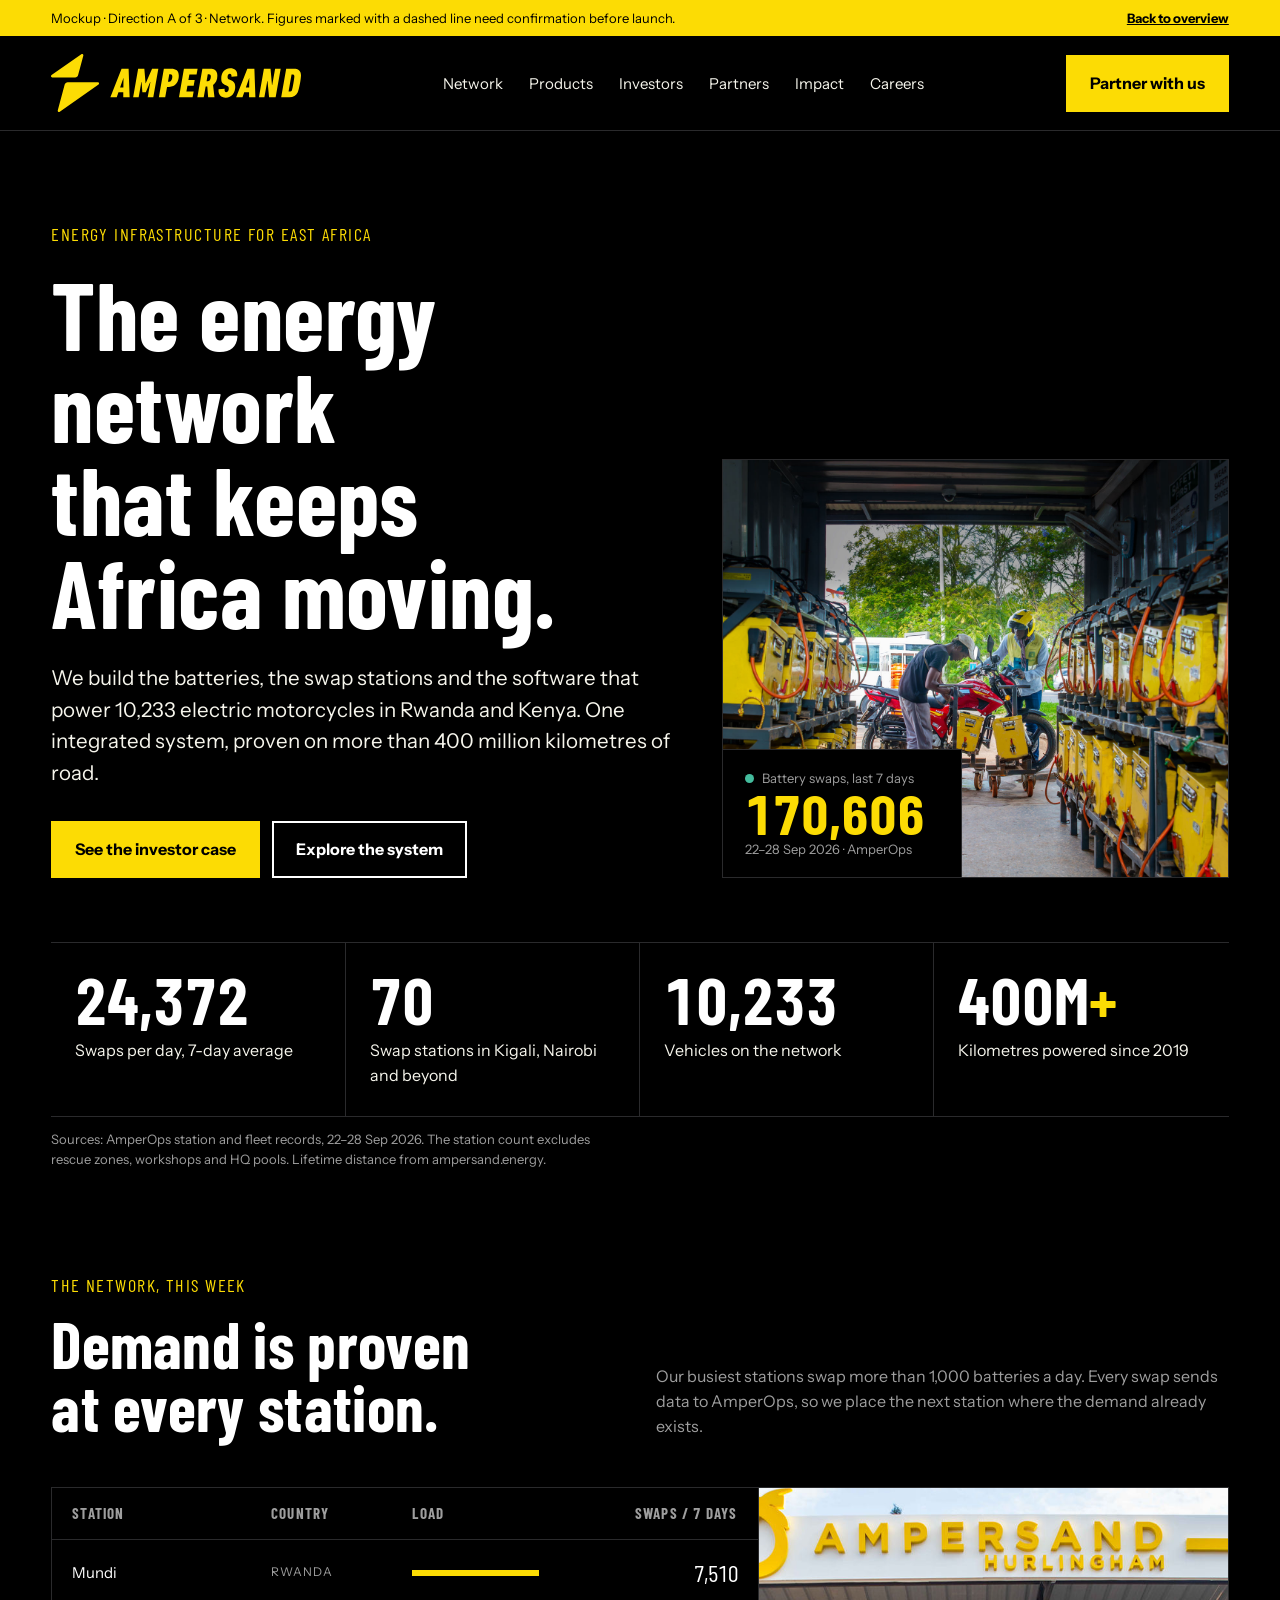
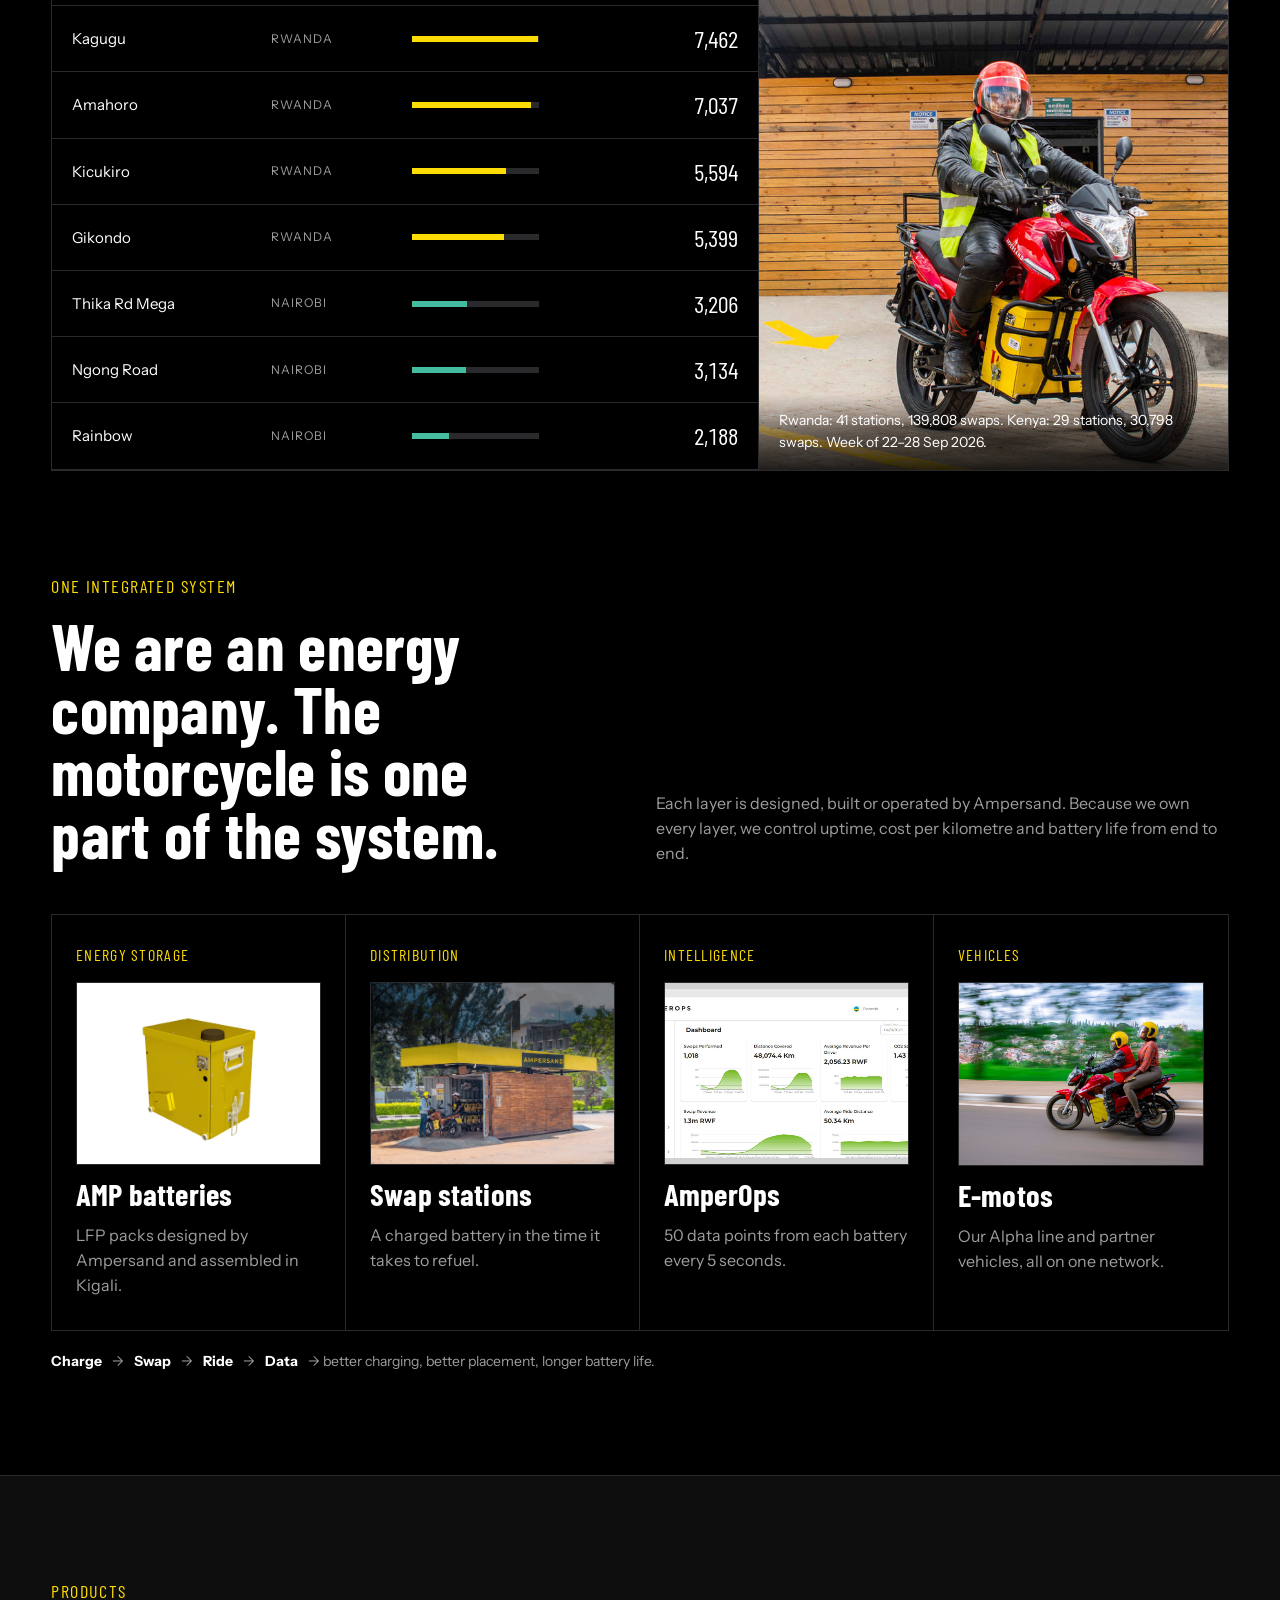
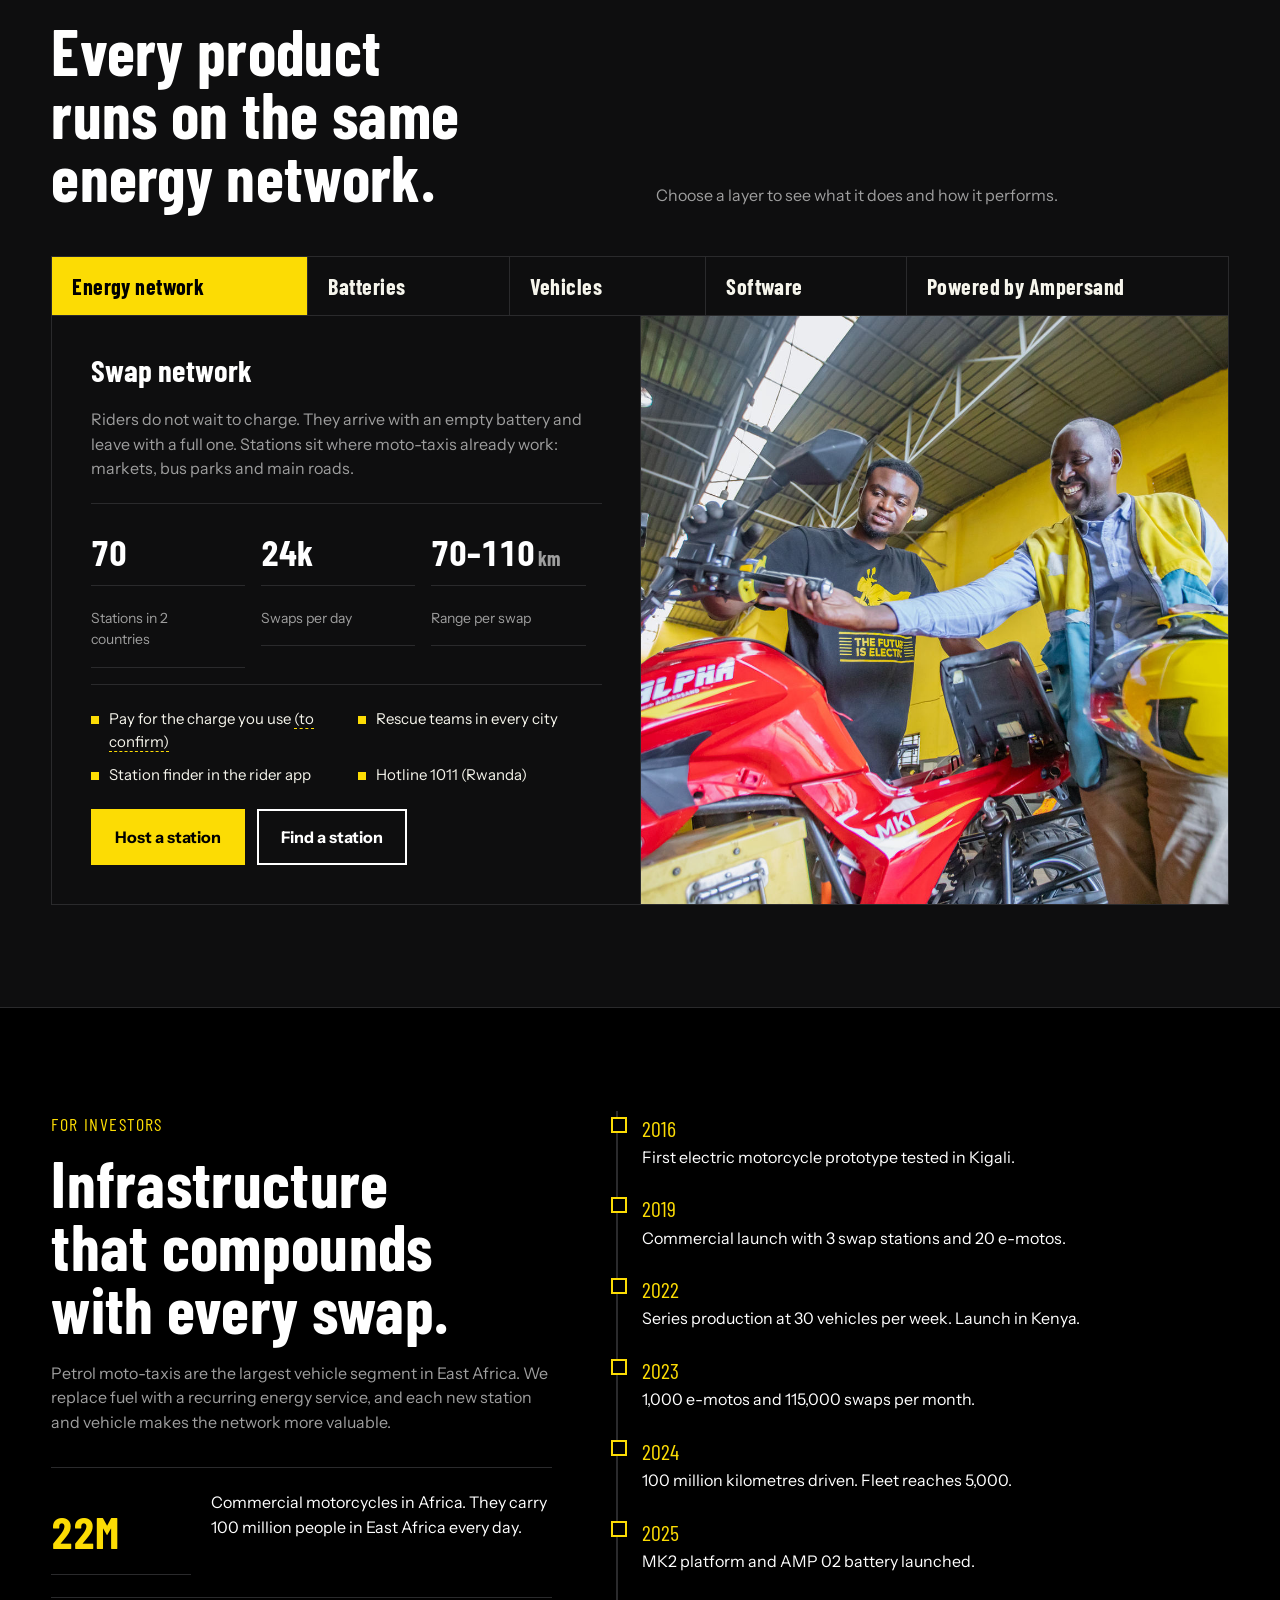
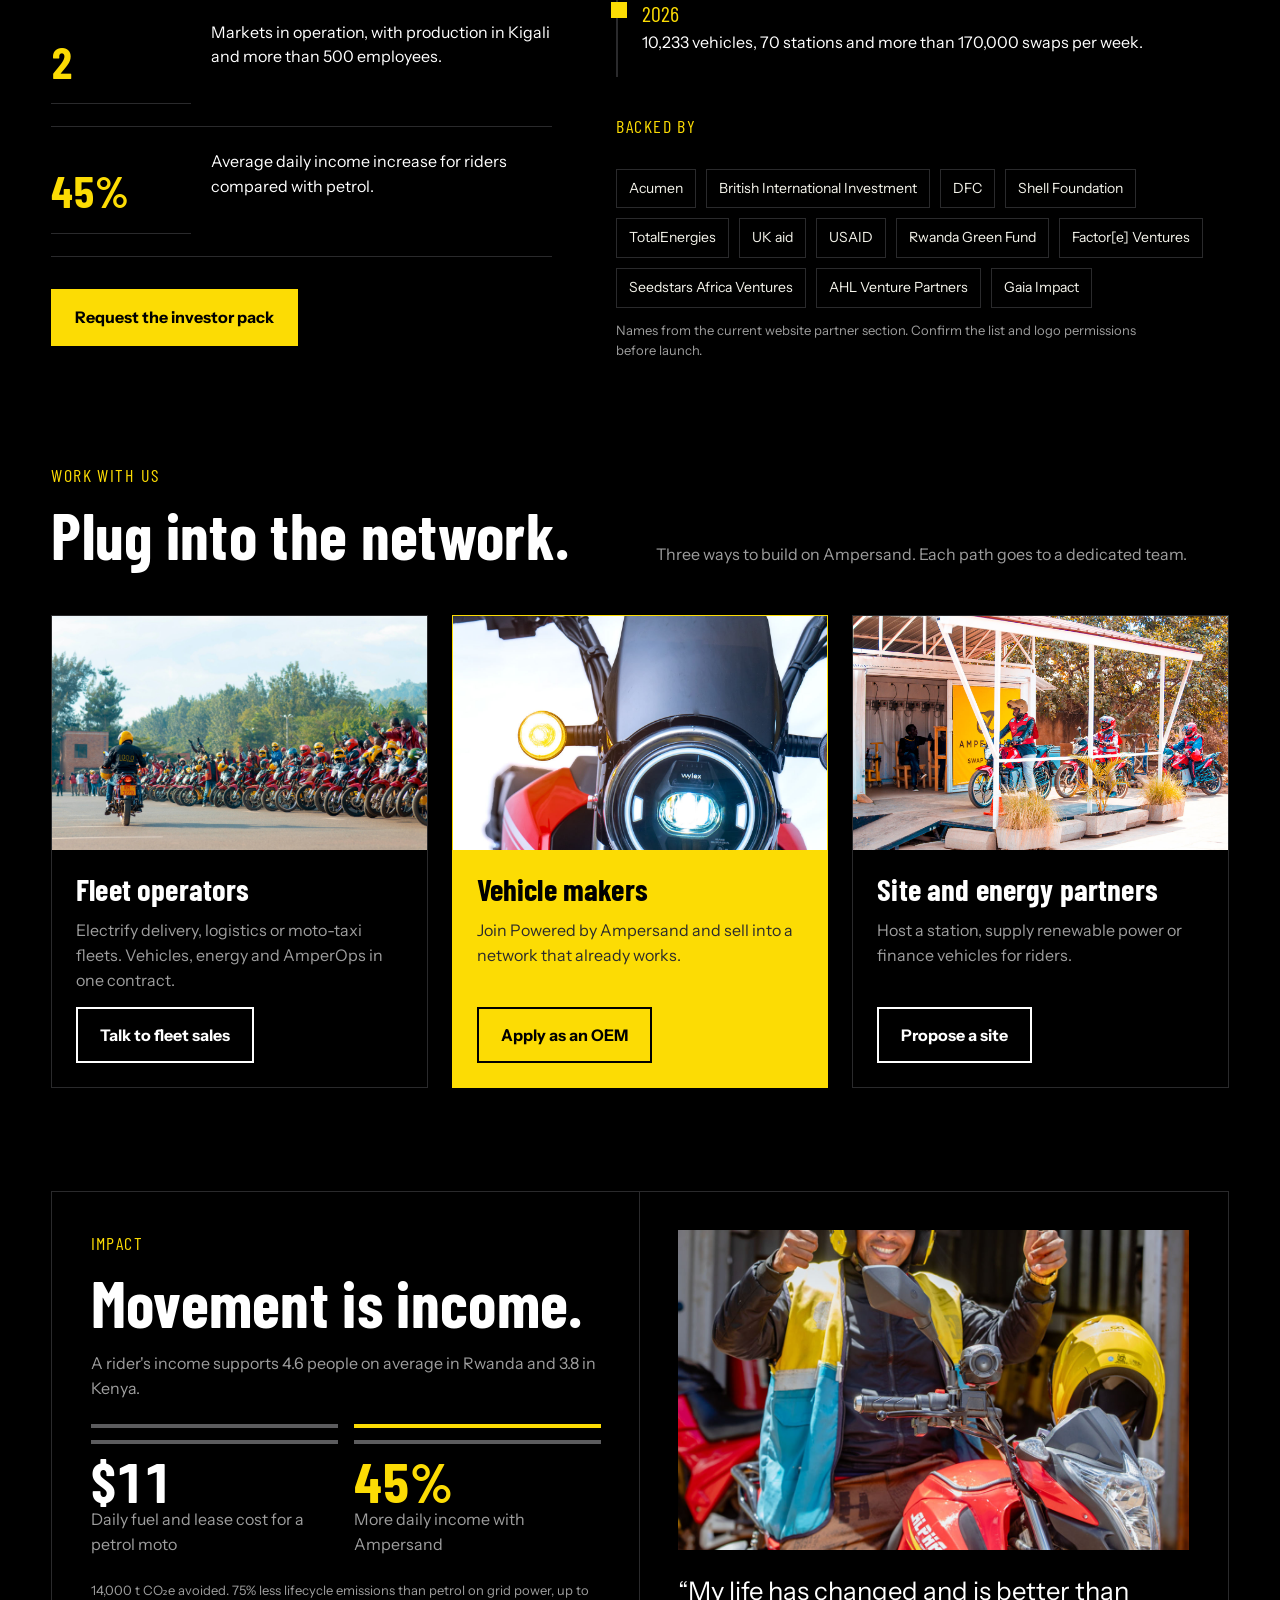
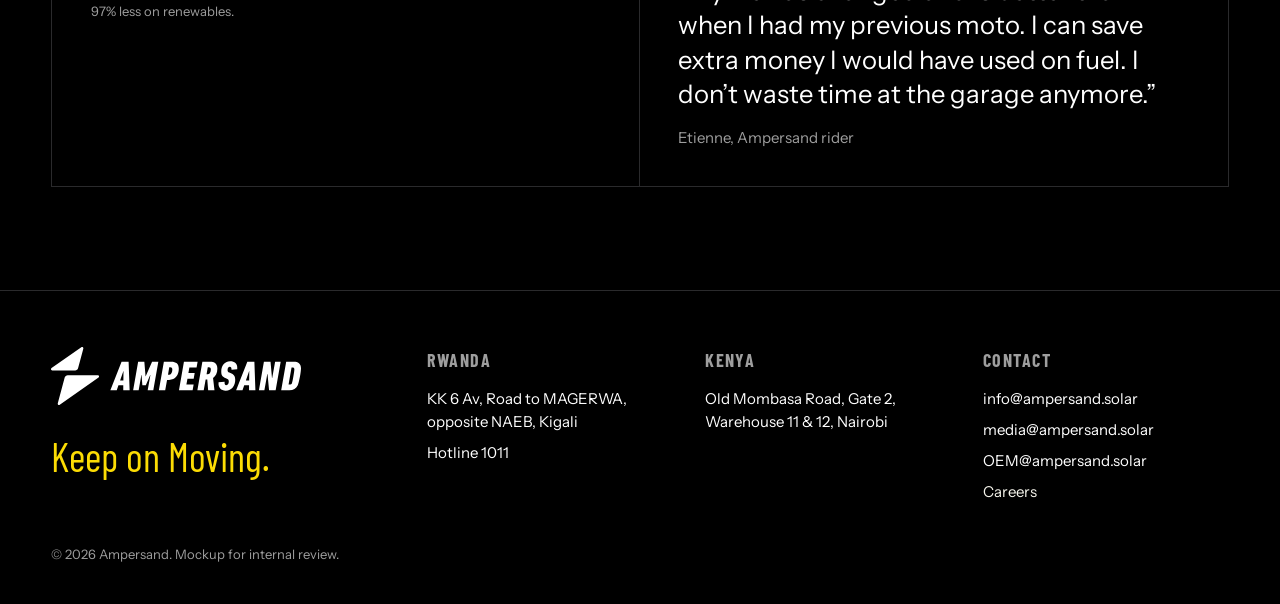
<file: direction-a.html>
<!doctype html>
<html lang="en">
<head>
<meta charset="utf-8">
<meta name="viewport" content="width=device-width, initial-scale=1, viewport-fit=cover">
<title>Ampersand · Network</title>
<link rel="preconnect" href="https://fonts.googleapis.com">
<link rel="preconnect" href="https://fonts.gstatic.com" crossorigin>
<link rel="stylesheet" href="https://fonts.googleapis.com/css2?family=Barlow+Condensed:wght@700&family=Instrument+Sans:wght@400;700&display=swap">
<style>
/* Direction A · "Network". Layout: dark control-room grid. The live network is the hero; products read as layers of one system. */
:root{
  --black:#000000; --panel:#0E0E0F; --line:#2A2A2C; --ebony:#5C5C5E; --alloy:#9E9E9E;
  --white:#FFFFFF; --chalk:#F6F5EC; --surge:#FCDC04; --green:#44BC9D; --red:#EC5825;
  --display:"Barlow Condensed","Arial Narrow",Arial,sans-serif;
  --body:"Instrument Sans",system-ui,-apple-system,"Segoe UI",sans-serif;
  --gutter:clamp(16px,4vw,56px); --max:1320px;
  color-scheme:dark;
}
*{box-sizing:border-box}
[hidden]{display:none!important}
html{scroll-behavior:smooth}
@media (prefers-reduced-motion:reduce){html{scroll-behavior:auto}*{animation:none!important;transition:none!important}}
body{margin:0;background:var(--black);color:var(--white);font-family:var(--body);font-size:16px;line-height:1.55}
img{max-width:100%;display:block}
a{color:inherit}
:focus-visible{outline:2px solid var(--surge);outline-offset:3px}
.wrap{max-width:var(--max);margin-inline:auto;padding-inline:var(--gutter)}
.mock-bar{background:var(--surge);color:var(--black);font-size:13px;padding:8px var(--gutter);display:flex;gap:16px;flex-wrap:wrap;justify-content:space-between}
.mock-bar a{font-weight:700}
h1,h2,h3{font-family:var(--display);font-weight:700;line-height:.98;letter-spacing:.005em;text-wrap:balance;margin:0}
h1{font-size:clamp(48px,7.4vw,112px)}
h2{font-size:clamp(38px,5vw,72px)}
h3{font-size:clamp(26px,2.4vw,34px)}
p{margin:0;max-width:62ch}
.eyebrow{font-family:var(--display);font-size:18px;letter-spacing:.08em;text-transform:uppercase;color:var(--surge)}
.muted{color:var(--alloy)}
.btn{display:inline-flex;align-items:center;gap:10px;padding:14px 22px;font-weight:700;text-decoration:none;border:2px solid var(--surge);font-size:16px}
.btn-y{background:var(--surge);color:var(--black)}
.btn-o{color:var(--white);border-color:var(--white)}
.btn:hover{transform:translateY(-1px)}
.btn-row{display:flex;flex-wrap:wrap;gap:12px}
.num{font-family:var(--display);font-weight:700;font-variant-numeric:tabular-nums;line-height:.9}
.src{font-size:13px;color:var(--alloy)}

/* header */
header.site{position:sticky;top:env(safe-area-inset-top,0px);z-index:20;background:rgba(0,0,0,.92);backdrop-filter:blur(8px);border-bottom:1px solid var(--line)}
.nav{display:flex;align-items:center;justify-content:space-between;gap:24px;padding-block:18px}
.nav .logo img{width:250px;height:auto}
.nav ul{list-style:none;margin:0;padding:0;display:flex;gap:26px;font-size:15px}
.nav ul a{text-decoration:none;color:var(--chalk)}
.nav ul a:hover{color:var(--surge)}
@media (max-width:1100px){.nav ul{display:none}}
@media (max-width:560px){.nav .logo img{width:190px}.nav .btn{display:none}}

/* hero */
.hero{padding-block:clamp(40px,7vw,96px) clamp(32px,5vw,64px);display:grid;grid-template-columns:1.1fr .9fr;gap:clamp(24px,4vw,64px);align-items:end}
.hero > *{min-width:0}
.hero p.lead{font-size:clamp(18px,1.6vw,21px);color:var(--chalk);margin-block:24px 32px}
.hero-media{position:relative;border:1px solid var(--line)}
.hero-media img{aspect-ratio:4/3.3;object-fit:cover;width:100%}
.live-card{position:absolute;left:-1px;bottom:-1px;background:var(--black);border:1px solid var(--line);padding:18px 22px;min-width:240px}
.live-card .num{font-size:56px;color:var(--surge)}
.pulse{display:inline-block;width:9px;height:9px;border-radius:50%;background:var(--green);margin-right:8px;animation:pulse 1.8s infinite}
@keyframes pulse{0%{box-shadow:0 0 0 0 rgba(68,188,157,.7)}70%{box-shadow:0 0 0 10px rgba(68,188,157,0)}100%{box-shadow:0 0 0 0 rgba(68,188,157,0)}}
@media (max-width:900px){.hero{grid-template-columns:1fr}.live-card{position:static;border-top:0}}

/* KPI strip */
.kpis{display:grid;grid-template-columns:repeat(4,1fr);border-block:1px solid var(--line)}
.kpi{padding:28px 24px;border-right:1px solid var(--line)}
.kpi:last-child{border-right:0}
.kpi .num{font-size:clamp(44px,5vw,72px)}
.kpi .lbl{margin-top:10px;color:var(--chalk)}
@media (max-width:800px){.kpis{grid-template-columns:1fr 1fr}.kpi:nth-child(2){border-right:0}.kpi:nth-child(-n+2){border-bottom:1px solid var(--line)}}

section{padding-block:clamp(56px,8vw,112px)}
.sec-head{display:grid;grid-template-columns:1fr 1fr;gap:32px;align-items:end;margin-bottom:48px}
.sec-head > *{min-width:0}
@media (max-width:800px){.sec-head{grid-template-columns:1fr}}

/* station board */
.board{display:grid;grid-template-columns:1.2fr .8fr;gap:0;border:1px solid var(--line)}
.board > *{min-width:0}
.board table{width:100%;border-collapse:collapse;font-variant-numeric:tabular-nums}
.board th,.board td{text-align:left;padding:14px 20px;border-bottom:1px solid var(--line);font-size:15px}
.board th{font-family:var(--display);letter-spacing:.08em;text-transform:uppercase;color:var(--alloy);font-size:15px}
.board td.n{text-align:right;font-family:var(--display);font-size:24px}
.bar{height:6px;background:var(--line);position:relative;min-width:80px}
.bar i{position:absolute;inset:0 auto 0 0;background:var(--surge)}
.bar.ke i{background:var(--green)}
.board .country{font-size:12px;letter-spacing:.08em;text-transform:uppercase;color:var(--alloy)}
.board figure{margin:0;position:relative;border-left:1px solid var(--line)}
.board figure img{height:100%;width:100%;object-fit:cover;min-height:320px}
.board figcaption{position:absolute;left:0;right:0;bottom:0;padding:16px 20px;background:linear-gradient(0deg,rgba(0,0,0,.85),rgba(0,0,0,0));font-size:14px}
.table-scroll{overflow-x:auto}
@media (max-width:900px){.board{grid-template-columns:1fr}.board figure{border-left:0;border-top:1px solid var(--line)}}

/* system stack */
.stack{display:grid;grid-template-columns:repeat(4,1fr);gap:0;border:1px solid var(--line)}
.layer{padding:28px 24px 32px;border-right:1px solid var(--line);display:flex;flex-direction:column;gap:14px;min-width:0}
.layer:last-child{border-right:0}
.layer .tag{font-family:var(--display);font-size:16px;letter-spacing:.08em;text-transform:uppercase;color:var(--surge)}
.layer img{aspect-ratio:4/3;object-fit:cover;width:100%;border:1px solid var(--line)}
.flow{display:flex;align-items:center;gap:10px;color:var(--alloy);font-size:14px;margin-top:20px;flex-wrap:wrap}
.flow b{color:var(--white);font-weight:700}
@media (max-width:900px){.stack{grid-template-columns:1fr 1fr}.layer:nth-child(2){border-right:0}.layer:nth-child(-n+2){border-bottom:1px solid var(--line)}}
@media (max-width:520px){.stack{grid-template-columns:1fr}.layer{border-right:0;border-bottom:1px solid var(--line)}}

/* products */
.products{background:var(--panel);border-block:1px solid var(--line)}
.tabs{display:flex;flex-wrap:wrap;gap:0;border:1px solid var(--line);margin-bottom:0}
.tabs button{flex:1 1 auto;background:transparent;color:var(--chalk);border:0;border-right:1px solid var(--line);padding:18px 20px;font:700 22px/1 var(--display);letter-spacing:.02em;cursor:pointer;text-align:left}
.tabs button:last-child{border-right:0}
.tabs button[aria-selected="true"]{background:var(--surge);color:var(--black)}
.tabs button:hover:not([aria-selected="true"]){color:var(--surge)}
.panel{border:1px solid var(--line);border-top:0;display:grid;grid-template-columns:1fr 1fr;min-height:520px}
.panel > *{min-width:0}
.panel .copy{padding:clamp(24px,3vw,48px);display:flex;flex-direction:column;gap:22px}
.panel .media{border-left:1px solid var(--line);background:#050505;display:flex;align-items:center;justify-content:center;overflow:hidden}
.panel .media img{width:100%;height:100%;object-fit:cover}
.panel .media img.contain{object-fit:contain;padding:24px}
@media (max-width:900px){.panel{grid-template-columns:1fr}.panel .media{border-left:0;border-top:1px solid var(--line);min-height:280px}}
.specs{display:grid;grid-template-columns:repeat(3,1fr);gap:0;border-top:1px solid var(--line)}
.specs div{padding:16px 16px 16px 0;border-bottom:1px solid var(--line)}
.specs .num{font-size:36px;color:var(--white)}
.specs .num small{font-size:20px;color:var(--alloy);margin-left:3px}
.specs .k{font-size:14px;color:var(--alloy);margin-top:6px}
@media (max-width:520px){.specs{grid-template-columns:1fr 1fr}}
.cards3{display:grid;grid-template-columns:repeat(3,1fr);gap:0;border-top:1px solid var(--line)}
.cards3 > div{padding:18px 18px 18px 0;border-bottom:1px solid var(--line);min-width:0}
.cards3 h4{margin:0 0 6px;font-size:17px}
.cards3 p{font-size:15px;color:var(--alloy)}
.cards3 .pill{display:inline-block;font-size:12px;letter-spacing:.06em;text-transform:uppercase;padding:3px 8px;border:1px solid var(--ebony);color:var(--chalk);margin-bottom:10px}
.cards3 .pill.soon{border-color:var(--green);color:var(--green)}
@media (max-width:700px){.cards3{grid-template-columns:1fr}}
.tbc{border-bottom:1px dashed var(--surge);cursor:help}
ul.ticks{list-style:none;padding:0;margin:0;display:grid;grid-template-columns:1fr 1fr;gap:10px 24px;font-size:15px;color:var(--chalk)}
ul.ticks li{padding-left:18px;position:relative}
ul.ticks li::before{content:"";position:absolute;left:0;top:.6em;width:8px;height:8px;background:var(--surge)}
@media (max-width:520px){ul.ticks{grid-template-columns:1fr}}

/* investors */
.inv{display:grid;grid-template-columns:.9fr 1.1fr;gap:clamp(32px,5vw,80px)}
.inv > *{min-width:0}
.reasons{display:grid;gap:0;border-top:1px solid var(--line)}
.reasons div{padding:22px 0;border-bottom:1px solid var(--line);display:grid;grid-template-columns:140px 1fr;gap:20px}
.reasons .num{font-size:44px;color:var(--surge)}
@media (max-width:520px){.reasons div{grid-template-columns:1fr}}
.timeline{list-style:none;margin:0;padding:0;border-left:2px solid var(--line)}
.timeline li{padding:0 0 22px 24px;position:relative}
.timeline li::before{content:"";position:absolute;left:-7px;top:6px;width:12px;height:12px;background:var(--black);border:2px solid var(--surge)}
.timeline li.now::before{background:var(--surge)}
.timeline .yr{font-family:var(--display);font-size:22px;color:var(--surge)}
.backers{display:flex;flex-wrap:wrap;gap:10px;margin-top:28px}
.backers span{border:1px solid var(--line);padding:8px 12px;font-size:14px;color:var(--chalk)}
@media (max-width:900px){.inv{grid-template-columns:1fr}}

/* partners */
.partners{display:grid;grid-template-columns:repeat(3,1fr);gap:24px}
.partner{border:1px solid var(--line);display:flex;flex-direction:column;min-width:0}
.partner img{aspect-ratio:16/10;object-fit:cover;width:100%}
.partner .in{padding:24px;display:flex;flex-direction:column;gap:14px;flex:1}
.partner .in .btn{margin-top:auto;align-self:flex-start}
.partner.oem{background:var(--surge);color:var(--black);border-color:var(--surge)}
.partner.oem .muted{color:#2b2b2b}
.partner.oem .btn{border-color:var(--black);color:var(--black)}
@media (max-width:900px){.partners{grid-template-columns:1fr}}

/* impact */
.impact{display:grid;grid-template-columns:1fr 1fr;gap:0;border:1px solid var(--line)}
.impact > *{min-width:0}
.impact .cell{padding:clamp(24px,3vw,44px);border-right:1px solid var(--line)}
.impact .cell:last-child{border-right:0}
.compare{display:grid;grid-template-columns:1fr 1fr;gap:16px;margin-top:24px}
.compare div{border-top:4px solid var(--ebony);padding-top:12px}
.compare div.us{border-color:var(--surge)}
.compare .num{font-size:56px}
blockquote{margin:0;font-size:clamp(20px,2vw,26px);line-height:1.35}
blockquote footer{margin-top:16px;font-size:15px;color:var(--alloy)}
@media (max-width:900px){.impact{grid-template-columns:1fr}.impact .cell{border-right:0;border-bottom:1px solid var(--line)}}

/* footer */
footer.site{border-top:1px solid var(--line);padding-block:56px 40px;font-size:15px}
.fgrid{display:grid;grid-template-columns:1.4fr repeat(3,1fr);gap:32px}
.fgrid > *{min-width:0}
.fgrid h5{font-family:var(--display);font-size:18px;letter-spacing:.08em;text-transform:uppercase;color:var(--alloy);margin:0 0 12px}
.fgrid ul{list-style:none;margin:0;padding:0;display:grid;gap:8px}
.fgrid a{text-decoration:none;color:var(--chalk)}
.tagline{font-family:var(--display);font-size:40px;color:var(--surge);margin-top:20px}
@media (max-width:800px){.fgrid{grid-template-columns:1fr 1fr}}
</style>
</head>
<body>

<div class="mock-bar"><span>Mockup · Direction A of 3 · Network. Figures marked with a dashed line need confirmation before launch.</span><a href="index.html">Back to overview</a></div>

<header class="site">
  <div class="wrap nav">
    <a class="logo" href="#top" aria-label="Ampersand home"><img src="assets/brand/logo-horizontal-yellow.svg" alt="Ampersand"></a>
    <ul>
      <li><a href="#network">Network</a></li>
      <li><a href="#products">Products</a></li>
      <li><a href="#investors">Investors</a></li>
      <li><a href="#partners">Partners</a></li>
      <li><a href="#impact">Impact</a></li>
      <li><a href="#footer">Careers</a></li>
    </ul>
    <a class="btn btn-y" href="#partners">Partner with us</a>
  </div>
</header>

<main id="top">
  <div class="wrap hero">
    <div>
      <div class="eyebrow">Energy infrastructure for East Africa</div>
      <h1 style="margin-top:18px">The energy network that keeps Africa moving.</h1>
      <p class="lead">We build the batteries, the swap stations and the software that power 10,233 electric motorcycles in Rwanda and Kenya. One integrated system, proven on more than 400 million kilometres of road.</p>
      <div class="btn-row">
        <a class="btn btn-y" href="#investors">See the investor case</a>
        <a class="btn btn-o" href="#products">Explore the system</a>
      </div>
    </div>
    <figure class="hero-media" style="margin:0">
      <img src="assets/img/station-battery-racks.jpg" alt="Rows of Ampersand batteries charging on racks inside a swap station">
      <div class="live-card">
        <div class="src"><span class="pulse" aria-hidden="true"></span>Battery swaps, last 7 days</div>
        <div class="num" data-count="170606">170,606</div>
        <div class="src">22–28 Sep 2026 · AmperOps</div>
      </div>
    </figure>
  </div>

  <div class="wrap">
    <div class="kpis" id="network">
      <div class="kpi"><div class="num" data-count="24372">24,372</div><div class="lbl">Swaps per day, 7-day average</div></div>
      <div class="kpi"><div class="num" data-count="70">70</div><div class="lbl">Swap stations in Kigali, Nairobi and beyond</div></div>
      <div class="kpi"><div class="num" data-count="10233">10,233</div><div class="lbl">Vehicles on the network</div></div>
      <div class="kpi"><div class="num">400M<span style="color:var(--surge)">+</span></div><div class="lbl">Kilometres powered since 2019</div></div>
    </div>
    <p class="src" style="margin-top:12px">Sources: AmperOps station and fleet records, 22–28 Sep 2026. The station count excludes rescue zones, workshops and HQ pools. Lifetime distance from ampersand.energy.</p>
  </div>

  <section>
    <div class="wrap">
      <div class="sec-head">
        <div><div class="eyebrow">The network, this week</div><h2 style="margin-top:14px">Demand is proven at every station.</h2></div>
        <p class="muted">Our busiest stations swap more than 1,000 batteries a day. Every swap sends data to AmperOps, so we place the next station where the demand already exists.</p>
      </div>
      <div class="board">
        <div class="table-scroll">
          <table>
            <thead><tr><th>Station</th><th>Country</th><th style="min-width:120px">Load</th><th style="text-align:right">Swaps / 7 days</th></tr></thead>
            <tbody>
              <tr><td>Mundi</td><td class="country">Rwanda</td><td><div class="bar"><i style="width:100%"></i></div></td><td class="n">7,510</td></tr>
              <tr><td>Kagugu</td><td class="country">Rwanda</td><td><div class="bar"><i style="width:99%"></i></div></td><td class="n">7,462</td></tr>
              <tr><td>Amahoro</td><td class="country">Rwanda</td><td><div class="bar"><i style="width:94%"></i></div></td><td class="n">7,037</td></tr>
              <tr><td>Kicukiro</td><td class="country">Rwanda</td><td><div class="bar"><i style="width:74%"></i></div></td><td class="n">5,594</td></tr>
              <tr><td>Gikondo</td><td class="country">Rwanda</td><td><div class="bar"><i style="width:72%"></i></div></td><td class="n">5,399</td></tr>
              <tr><td>Thika Rd Mega</td><td class="country">Nairobi</td><td><div class="bar ke"><i style="width:43%"></i></div></td><td class="n">3,206</td></tr>
              <tr><td>Ngong Road</td><td class="country">Nairobi</td><td><div class="bar ke"><i style="width:42%"></i></div></td><td class="n">3,134</td></tr>
              <tr><td>Rainbow</td><td class="country">Nairobi</td><td><div class="bar ke"><i style="width:29%"></i></div></td><td class="n">2,188</td></tr>
            </tbody>
          </table>
        </div>
        <figure>
          <img src="assets/img/station-nairobi.jpg" alt="A rider arrives at an Ampersand swap station">
          <figcaption>Rwanda: 41 stations, 139,808 swaps. Kenya: 29 stations, 30,798 swaps. Week of 22–28 Sep 2026.</figcaption>
        </figure>
      </div>
    </div>
  </section>

  <section style="padding-top:0">
    <div class="wrap">
      <div class="sec-head">
        <div><div class="eyebrow">One integrated system</div><h2 style="margin-top:14px">We are an energy company. The motorcycle is one part of the system.</h2></div>
        <p class="muted">Each layer is designed, built or operated by Ampersand. Because we own every layer, we control uptime, cost per kilometre and battery life from end to end.</p>
      </div>
      <div class="stack">
        <div class="layer"><span class="tag">Energy storage</span><img src="assets/img/battery-amp.jpg" alt="Ampersand AMP battery pack"><h3>AMP batteries</h3><p class="muted">LFP packs designed by Ampersand and assembled in Kigali.</p></div>
        <div class="layer"><span class="tag">Distribution</span><img src="assets/img/station-kiosk.jpg" alt="Ampersand swap station kiosk"><h3>Swap stations</h3><p class="muted">A charged battery in the time it takes to refuel.</p></div>
        <div class="layer"><span class="tag">Intelligence</span><img src="assets/img/amperops-dashboard.jpg" alt="AmperOps fleet dashboard"><h3>AmperOps</h3><p class="muted">50 data points from each battery every 5 seconds.</p></div>
        <div class="layer"><span class="tag">Vehicles</span><img src="assets/img/rider-motion.jpg" alt="Rider with passenger on an Alpha e-moto"><h3>E-motos</h3><p class="muted">Our Alpha line and partner vehicles, all on one network.</p></div>
      </div>
      <div class="flow"><b>Charge</b> → <b>Swap</b> → <b>Ride</b> → <b>Data</b> → better charging, better placement, longer battery life.</div>
    </div>
  </section>

  <section class="products" id="products">
    <div class="wrap">
      <div class="sec-head">
        <div><div class="eyebrow">Products</div><h2 style="margin-top:14px">Every product runs on the same energy network.</h2></div>
        <p class="muted">Choose a layer to see what it does and how it performs.</p>
      </div>

      <div class="tabs" role="tablist" aria-label="Products">
        <button role="tab" id="t-net" aria-controls="p-net" aria-selected="true">Energy network</button>
        <button role="tab" id="t-bat" aria-controls="p-bat" aria-selected="false">Batteries</button>
        <button role="tab" id="t-veh" aria-controls="p-veh" aria-selected="false">Vehicles</button>
        <button role="tab" id="t-sw" aria-controls="p-sw" aria-selected="false">Software</button>
        <button role="tab" id="t-oem" aria-controls="p-oem" aria-selected="false">Powered by Ampersand</button>
      </div>

      <div class="panel" role="tabpanel" id="p-net" aria-labelledby="t-net">
        <div class="copy">
          <h3>Swap network</h3>
          <p class="muted">Riders do not wait to charge. They arrive with an empty battery and leave with a full one. Stations sit where moto-taxis already work: markets, bus parks and main roads.</p>
          <div class="specs">
            <div><div class="num">70</div><div class="k">Stations in 2 countries</div></div>
            <div><div class="num">24k</div><div class="k">Swaps per day</div></div>
            <div><div class="num">70–110<small>km</small></div><div class="k">Range per swap</div></div>
          </div>
          <ul class="ticks">
            <li>Pay for the charge you use <span class="tbc" title="Inferred from internal pricing notes. Confirm pricing model before launch.">(to confirm)</span></li>
            <li>Rescue teams in every city</li>
            <li>Station finder in the rider app</li>
            <li>Hotline 1011 (Rwanda)</li>
          </ul>
          <div class="btn-row"><a class="btn btn-y" href="#partners">Host a station</a><a class="btn btn-o" href="#footer">Find a station</a></div>
        </div>
        <div class="media"><img src="assets/img/station-swap.jpg" alt="Swap attendant hands a charged battery to a rider"></div>
      </div>

      <div class="panel" role="tabpanel" id="p-bat" aria-labelledby="t-bat" hidden>
        <div class="copy">
          <h3>AMP batteries</h3>
          <p class="muted">The battery is the core of the system. It is designed in-house, uses lithium iron phosphate (LFP) chemistry and reports its health continuously.</p>
          <div class="cards3">
            <div><span class="pill">In service</span><h4>AMP 01 <span class="muted" style="font-weight:400">· HM1.9</span></h4><p>The pack that built the network. 350,000 km lifetime range. UN38.3 certified.</p></div>
            <div><span class="pill">In service</span><h4>AMP 02 <span class="muted" style="font-weight:400">· MK2</span></h4><p>48 Ah pack, launched with the MK2 platform in October 2025. About 75 km per swap.</p></div>
            <div><span class="pill soon">In development</span><h4>AMP XL</h4><p>More range per swap. Designed to work with the stations and packs already on the network.</p></div>
          </div>
          <ul class="ticks">
            <li>BLE, GSM and GPS built in</li>
            <li>Anti-theft and anti-tamper</li>
            <li>Passive cooling</li>
            <li>Over-the-air updates</li>
            <li>Field-maintainable</li>
            <li>Assembled in Rwanda</li>
          </ul>
          <p class="src">AMP 01 / 02 names follow the brand book naming (AMP_01, AMP_02, AMP_XL). The mapping to HM1.9 and MK2 is <span class="tbc" title="Assumption. Confirm with the product team.">to confirm</span>.</p>
        </div>
        <div class="media"><img src="assets/img/battery-insert.jpg" alt="A rider slides a charged AMP battery into an Alpha e-moto"></div>
      </div>

      <div class="panel" role="tabpanel" id="p-veh" aria-labelledby="t-veh" hidden>
        <div class="copy">
          <h3>E-motos</h3>
          <p class="muted">Built for commercial riders who carry passengers and cargo all day on steep, rough roads.</p>
          <div class="cards3">
            <div><span class="pill">Ampersand</span><h4>Alpha MK1</h4><p>85 km/h · 4.5 kW nominal · &gt;220 Nm · 230 kg payload · 3 power modes.</p></div>
            <div><span class="pill">Ampersand</span><h4>Alpha MK2</h4><p>Launched October 2025 on the AMP 02 battery. Specs <span class="tbc" title="Public specs not found. Add from the MK2 release document.">to confirm</span>.</p></div>
            <div><span class="pill">Powered by Ampersand</span><h4>Wylex Roroship D4000</h4><p>90 km/h · 8 kW peak · &gt;260 Nm · 230 kg payload · 2 power modes.</p></div>
          </div>
          <div class="specs">
            <div><div class="num">70–80<small>km</small></div><div class="k">Real-world range per swap</div></div>
            <div><div class="num">+15<small>°</small></div><div class="k">Climbing ability</div></div>
            <div><div class="num">95<small>%</small></div><div class="k">Of riders prefer Ampersand</div></div>
          </div>
          <div class="btn-row"><a class="btn btn-y" href="#partners">Order for a fleet</a><a class="btn btn-o" href="#footer">Book a test ride</a></div>
        </div>
        <div class="media"><img class="contain" src="assets/img/alpha-cutout.webp" alt="Red Ampersand Alpha electric motorcycle"></div>
      </div>

      <div class="panel" role="tabpanel" id="p-sw" aria-labelledby="t-sw" hidden>
        <div class="copy">
          <h3>AmperOps and apps</h3>
          <p class="muted">Our software runs the network. It predicts battery failures before they happen and shows return on investment by station, rider and battery.</p>
          <div class="cards3">
            <div><span class="pill">Operators</span><h4>AmperOps</h4><p>Fleet and battery management with predictive AI, geofenced alarms and ROI views.</p></div>
            <div><span class="pill">Riders</span><h4>Rider app</h4><p>Battery level, nearest station and transaction history.</p></div>
            <div><span class="pill">Stations</span><h4>Swap app</h4><p>Real-time swaps, works offline, automatic payments.</p></div>
          </div>
          <div class="specs">
            <div><div class="num">50</div><div class="k">Data points per battery</div></div>
            <div><div class="num">5<small>s</small></div><div class="k">Reporting interval</div></div>
            <div><div class="num">24/7</div><div class="k">Network monitoring <span class="tbc" title="Confirm operating hours.">(to confirm)</span></div></div>
          </div>
        </div>
        <div class="media"><img src="assets/img/ops-centre.jpg" alt="Operator at the Ampersand network operations centre"></div>
      </div>

      <div class="panel" role="tabpanel" id="p-oem" aria-labelledby="t-oem" hidden>
        <div class="copy">
          <img src="assets/brand/powered-by-yellow.svg" alt="Powered by Ampersand" style="width:260px">
          <p class="muted">Build your vehicle for our network. We give OEMs a battery interface, integration support and immediate access to the riders who already use our stations. The Wylex Roroship D4000 is the first vehicle in the programme.</p>
          <ul class="ticks">
            <li>Battery and connector specification</li>
            <li>Regen and controller validation</li>
            <li>Access to 70 stations on day one</li>
            <li>Co-branded launch support</li>
          </ul>
          <div class="btn-row"><a class="btn btn-y" href="#partners">Apply as an OEM</a></div>
          <p class="src">Contact: OEM@ampersand.solar</p>
        </div>
        <div class="media"><img src="assets/img/wylex-station.jpg" alt="Rider on a Wylex e-moto at an Ampersand station"></div>
      </div>
    </div>
  </section>

  <section id="investors">
    <div class="wrap inv">
      <div>
        <div class="eyebrow">For investors</div>
        <h2 style="margin-top:14px">Infrastructure that compounds with every swap.</h2>
        <p class="muted" style="margin-top:20px">Petrol moto-taxis are the largest vehicle segment in East Africa. We replace fuel with a recurring energy service, and each new station and vehicle makes the network more valuable.</p>
        <div class="reasons" style="margin-top:32px">
          <div><div class="num">22M</div><p>Commercial motorcycles in Africa. They carry 100 million people in East Africa every day.</p></div>
          <div><div class="num">2</div><p>Markets in operation, with production in Kigali and more than 500 employees.</p></div>
          <div><div class="num">45%</div><p>Average daily income increase for riders compared with petrol.</p></div>
        </div>
        <div class="btn-row" style="margin-top:32px"><a class="btn btn-y" href="#footer">Request the investor pack</a></div>
      </div>
      <div>
        <ol class="timeline">
          <li><div class="yr">2016</div>First electric motorcycle prototype tested in Kigali.</li>
          <li><div class="yr">2019</div>Commercial launch with 3 swap stations and 20 e-motos.</li>
          <li><div class="yr">2022</div>Series production at 30 vehicles per week. Launch in Kenya.</li>
          <li><div class="yr">2023</div>1,000 e-motos and 115,000 swaps per month.</li>
          <li><div class="yr">2024</div>100 million kilometres driven. Fleet reaches 5,000.</li>
          <li><div class="yr">2025</div>MK2 platform and AMP 02 battery launched.</li>
          <li class="now"><div class="yr">2026</div>10,233 vehicles, 70 stations and more than 170,000 swaps per week.</li>
        </ol>
        <div class="eyebrow" style="margin-top:36px">Backed by</div>
        <div class="backers">
          <span>Acumen</span><span>British International Investment</span><span>DFC</span><span>Shell Foundation</span><span>TotalEnergies</span><span>UK aid</span><span>USAID</span><span>Rwanda Green Fund</span><span>Factor[e] Ventures</span><span>Seedstars Africa Ventures</span><span>AHL Venture Partners</span><span>Gaia Impact</span>
        </div>
        <p class="src" style="margin-top:12px">Names from the current website partner section. Confirm the list and logo permissions before launch.</p>
      </div>
    </div>
  </section>

  <section id="partners" style="padding-top:0">
    <div class="wrap">
      <div class="sec-head">
        <div><div class="eyebrow">Work with us</div><h2 style="margin-top:14px">Plug into the network.</h2></div>
        <p class="muted">Three ways to build on Ampersand. Each path goes to a dedicated team.</p>
      </div>
      <div class="partners">
        <div class="partner">
          <img src="assets/img/fleet-lineup.jpg" alt="A long row of Ampersand e-motos">
          <div class="in"><h3>Fleet operators</h3><p class="muted">Electrify delivery, logistics or moto-taxi fleets. Vehicles, energy and AmperOps in one contract.</p><a class="btn btn-o" href="#footer">Talk to fleet sales</a></div>
        </div>
        <div class="partner oem">
          <img src="assets/img/wylex-headlight.jpg" alt="Close-up of a Wylex e-moto headlight">
          <div class="in"><h3>Vehicle makers</h3><p class="muted">Join Powered by Ampersand and sell into a network that already works.</p><a class="btn" href="#footer">Apply as an OEM</a></div>
        </div>
        <div class="partner">
          <img src="assets/img/station-canopy.jpg" alt="Ampersand station with a canopy and plants">
          <div class="in"><h3>Site and energy partners</h3><p class="muted">Host a station, supply renewable power or finance vehicles for riders.</p><a class="btn btn-o" href="#footer">Propose a site</a></div>
        </div>
      </div>
    </div>
  </section>

  <section id="impact" style="padding-top:0">
    <div class="wrap">
      <div class="impact">
        <div class="cell">
          <div class="eyebrow">Impact</div>
          <h2 style="margin-top:14px">Movement is income.</h2>
          <p class="muted" style="margin-top:16px">A rider's income supports 4.6 people on average in Rwanda and 3.8 in Kenya.</p>
          <div class="compare">
            <div><div class="num">$11</div><p class="muted">Daily fuel and lease cost for a petrol moto</p></div>
            <div class="us"><div class="num" style="color:var(--surge)">45%</div><p class="muted">More daily income with Ampersand</p></div>
          </div>
          <p class="src" style="margin-top:24px">14,000 t CO₂e avoided. 75% less lifecycle emissions than petrol on grid power, up to 97% less on renewables.</p>
        </div>
        <div class="cell" style="display:flex;flex-direction:column;gap:24px">
          <img src="assets/img/rider-thumbs-up.jpg" alt="Smiling Ampersand rider gives a thumbs up" style="aspect-ratio:16/10;object-fit:cover;width:100%">
          <blockquote>“My life has changed and is better than when I had my previous moto. I can save extra money I would have used on fuel. I don’t waste time at the garage anymore.”<footer>Etienne, Ampersand rider</footer></blockquote>
        </div>
      </div>
    </div>
  </section>
</main>

<footer class="site" id="footer">
  <div class="wrap">
    <div class="fgrid">
      <div>
        <img src="assets/brand/logo-horizontal-white.svg" alt="Ampersand" style="width:250px">
        <div class="tagline">Keep on Moving.</div>
      </div>
      <div><h5>Rwanda</h5><ul><li>KK 6 Av, Road to MAGERWA, opposite NAEB, Kigali</li><li>Hotline 1011</li></ul></div>
      <div><h5>Kenya</h5><ul><li>Old Mombasa Road, Gate 2, Warehouse 11 & 12, Nairobi</li></ul></div>
      <div><h5>Contact</h5><ul><li>info@ampersand.solar</li><li>media@ampersand.solar</li><li>OEM@ampersand.solar</li><li><a href="https://ampersand-energy.breezy.hr/">Careers</a></li></ul></div>
    </div>
    <p class="src" style="margin-top:40px">© 2026 Ampersand. Mockup for internal review.</p>
  </div>
</footer>

<script>
(function(){
  var tabs=[].slice.call(document.querySelectorAll('[role="tab"]'));
  function show(t){tabs.forEach(function(b){var on=b===t;b.setAttribute('aria-selected',on);b.tabIndex=on?0:-1;document.getElementById(b.getAttribute('aria-controls')).hidden=!on;});}
  tabs.forEach(function(b,i){
    b.addEventListener('click',function(){show(b)});
    b.addEventListener('keydown',function(e){var d=e.key==='ArrowRight'?1:e.key==='ArrowLeft'?-1:0;if(d){var n=tabs[(i+d+tabs.length)%tabs.length];n.focus();show(n);}});
  });
  if(window.matchMedia('(prefers-reduced-motion: reduce)').matches) return;
  var fmt=new Intl.NumberFormat('en-US');
  document.querySelectorAll('[data-count]').forEach(function(el){
    var end=+el.getAttribute('data-count'),t0=null,dur=1400;
    function step(ts){if(!t0)t0=ts;var p=Math.min(1,(ts-t0)/dur),e=1-Math.pow(1-p,3);el.textContent=fmt.format(Math.round(end*e));if(p<1)requestAnimationFrame(step);}
    requestAnimationFrame(step);
  });
})();
</script>
</body>
</html>
</file>
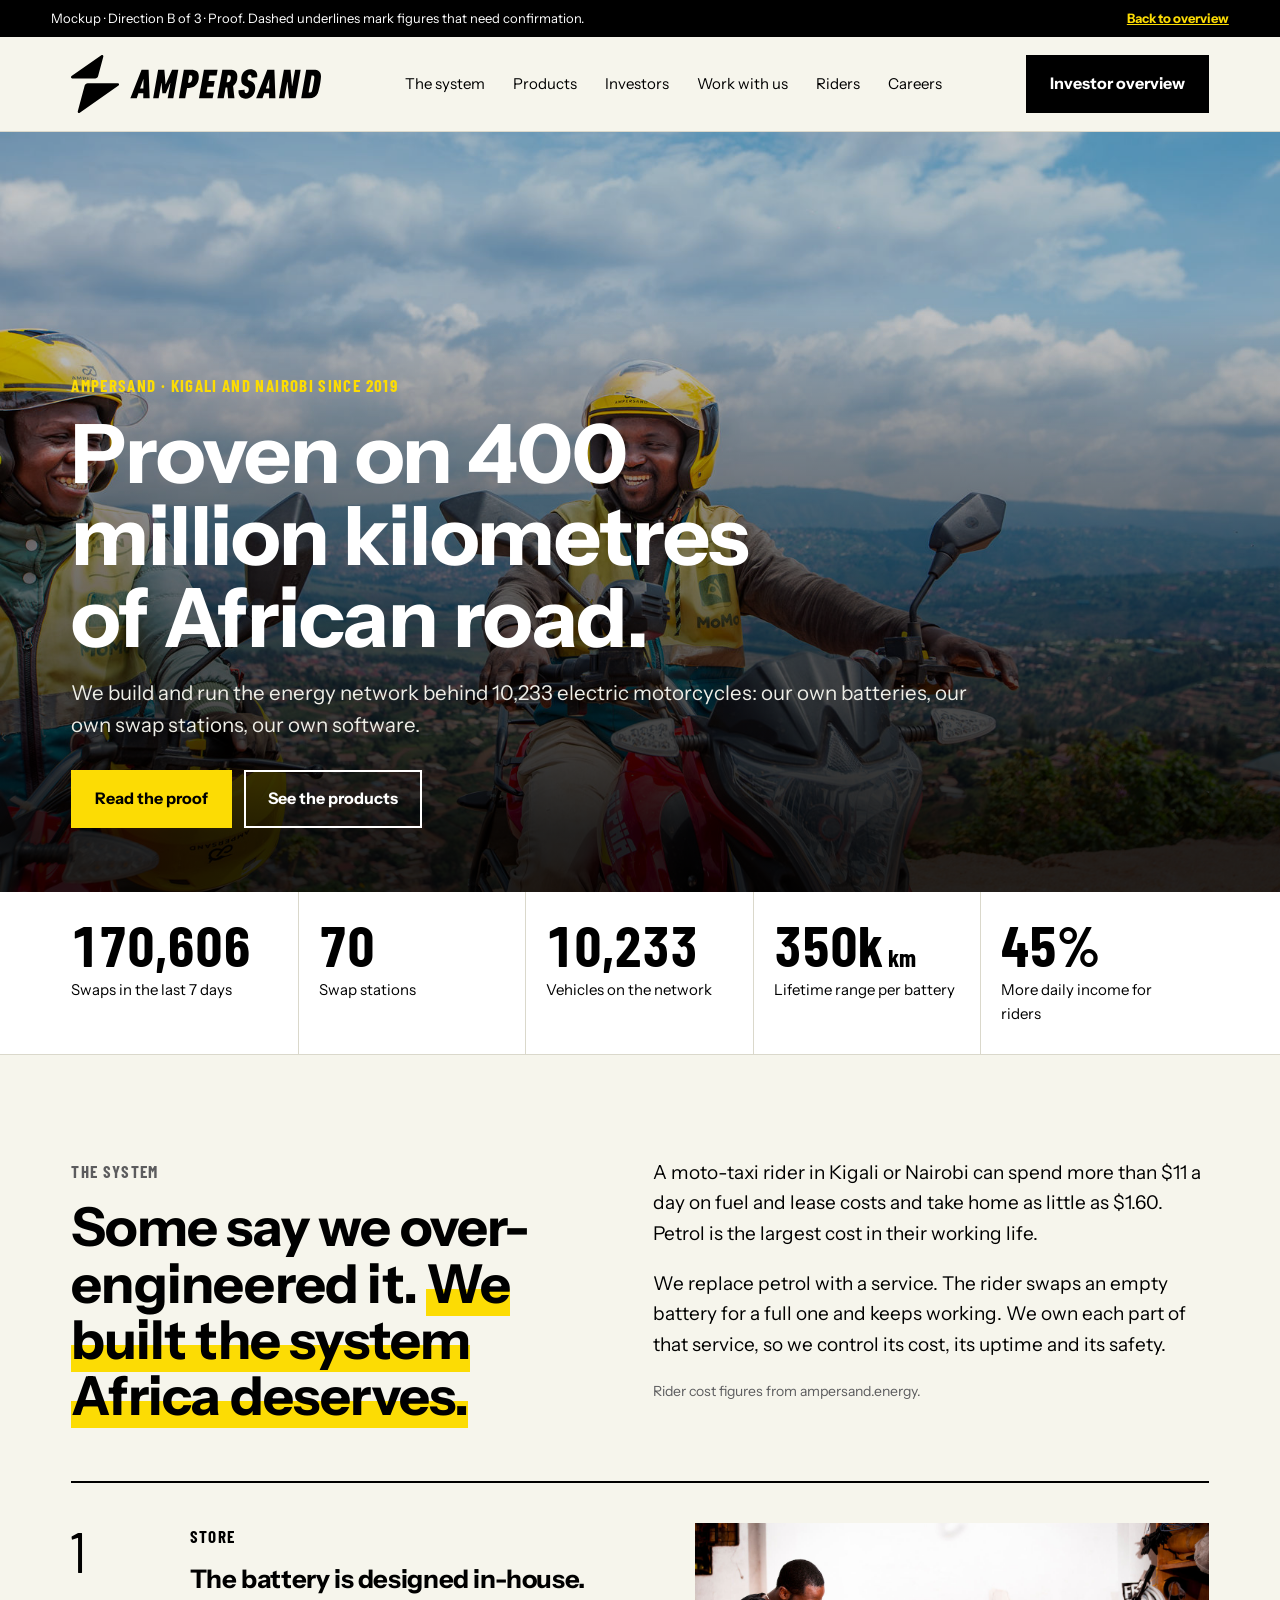
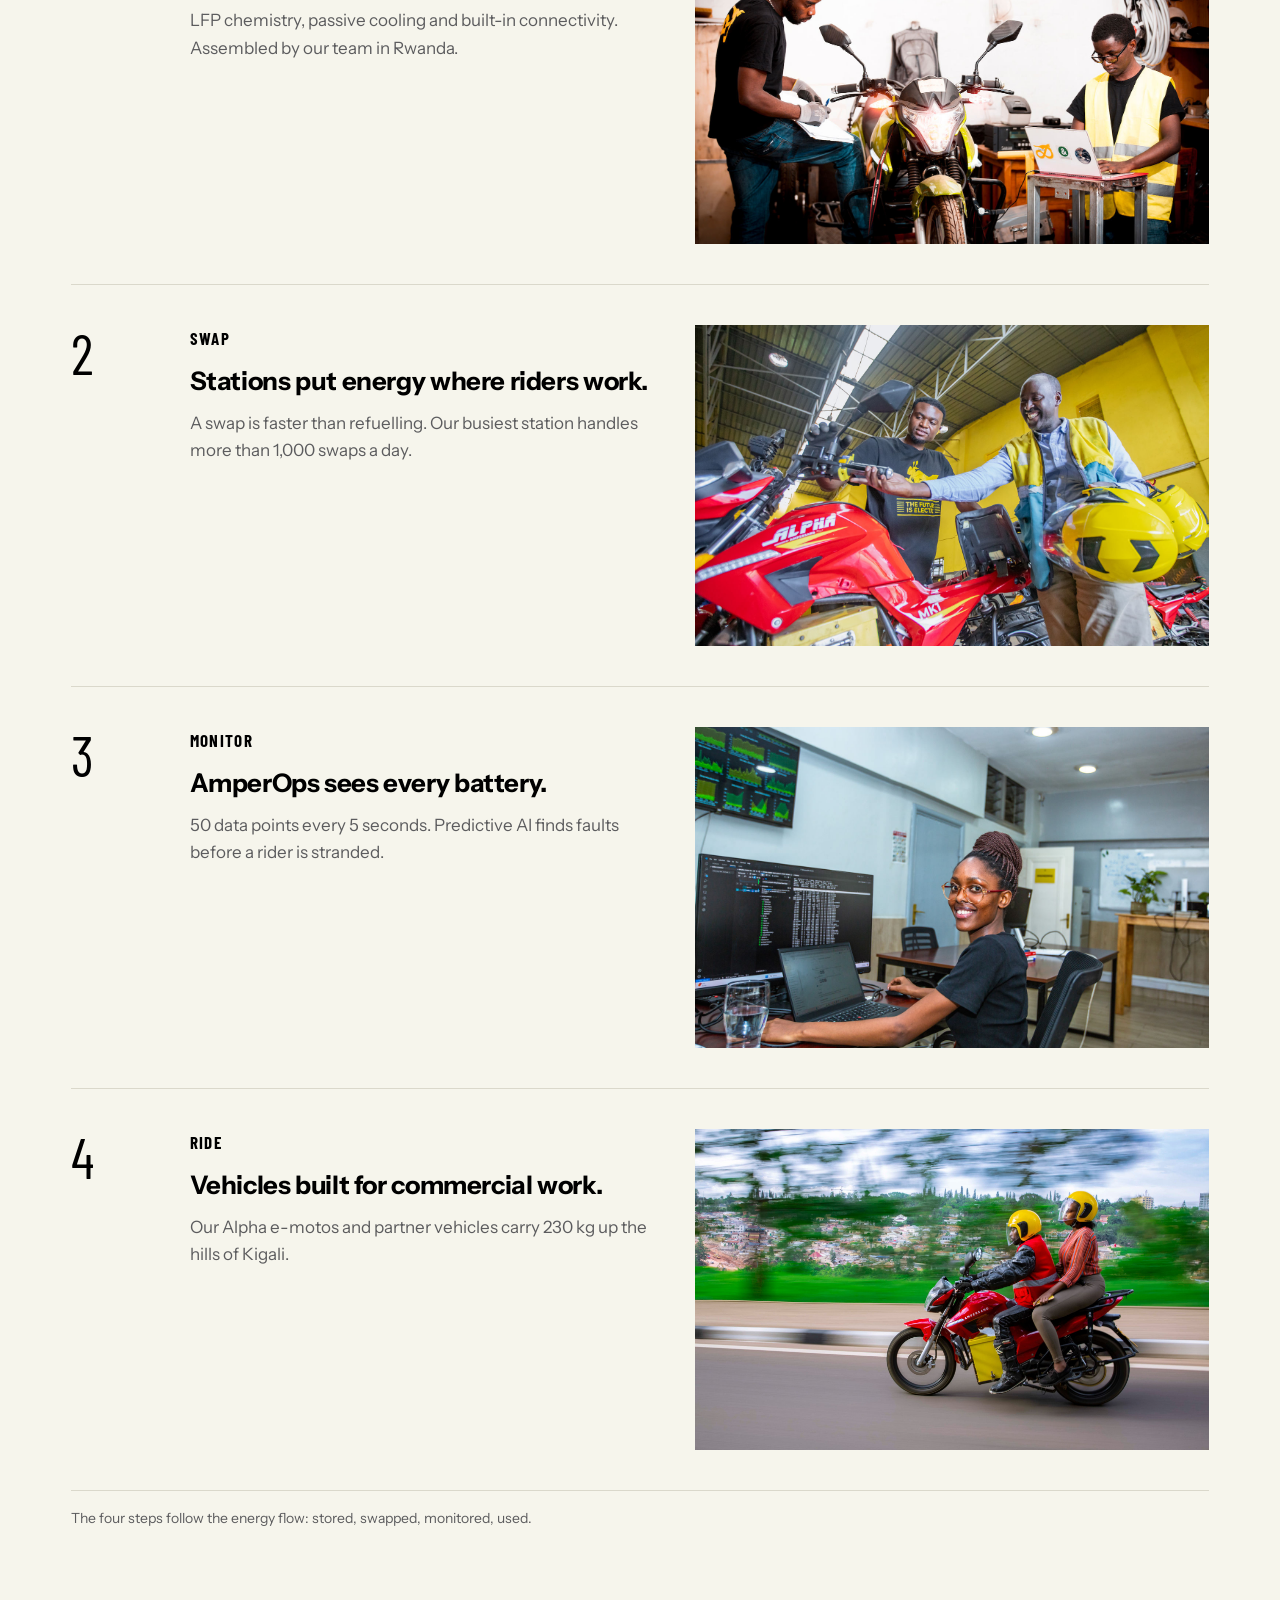
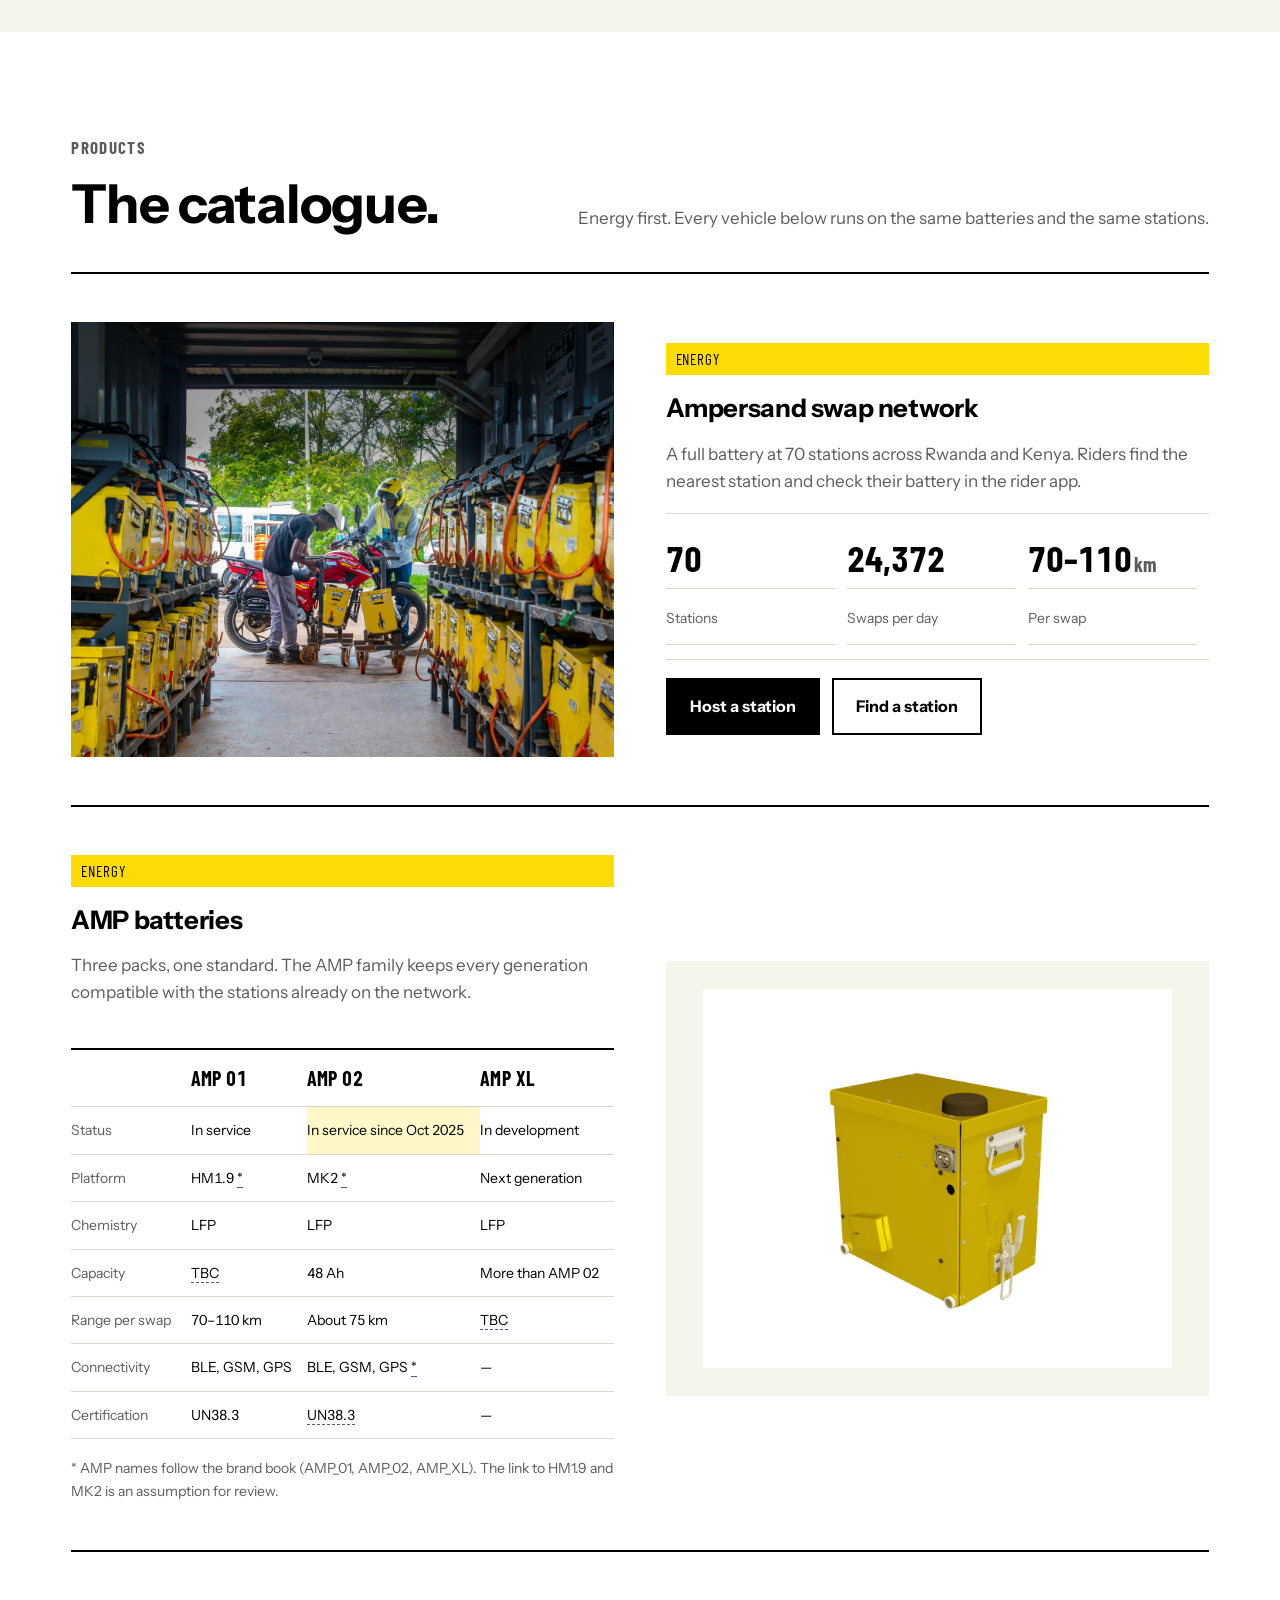
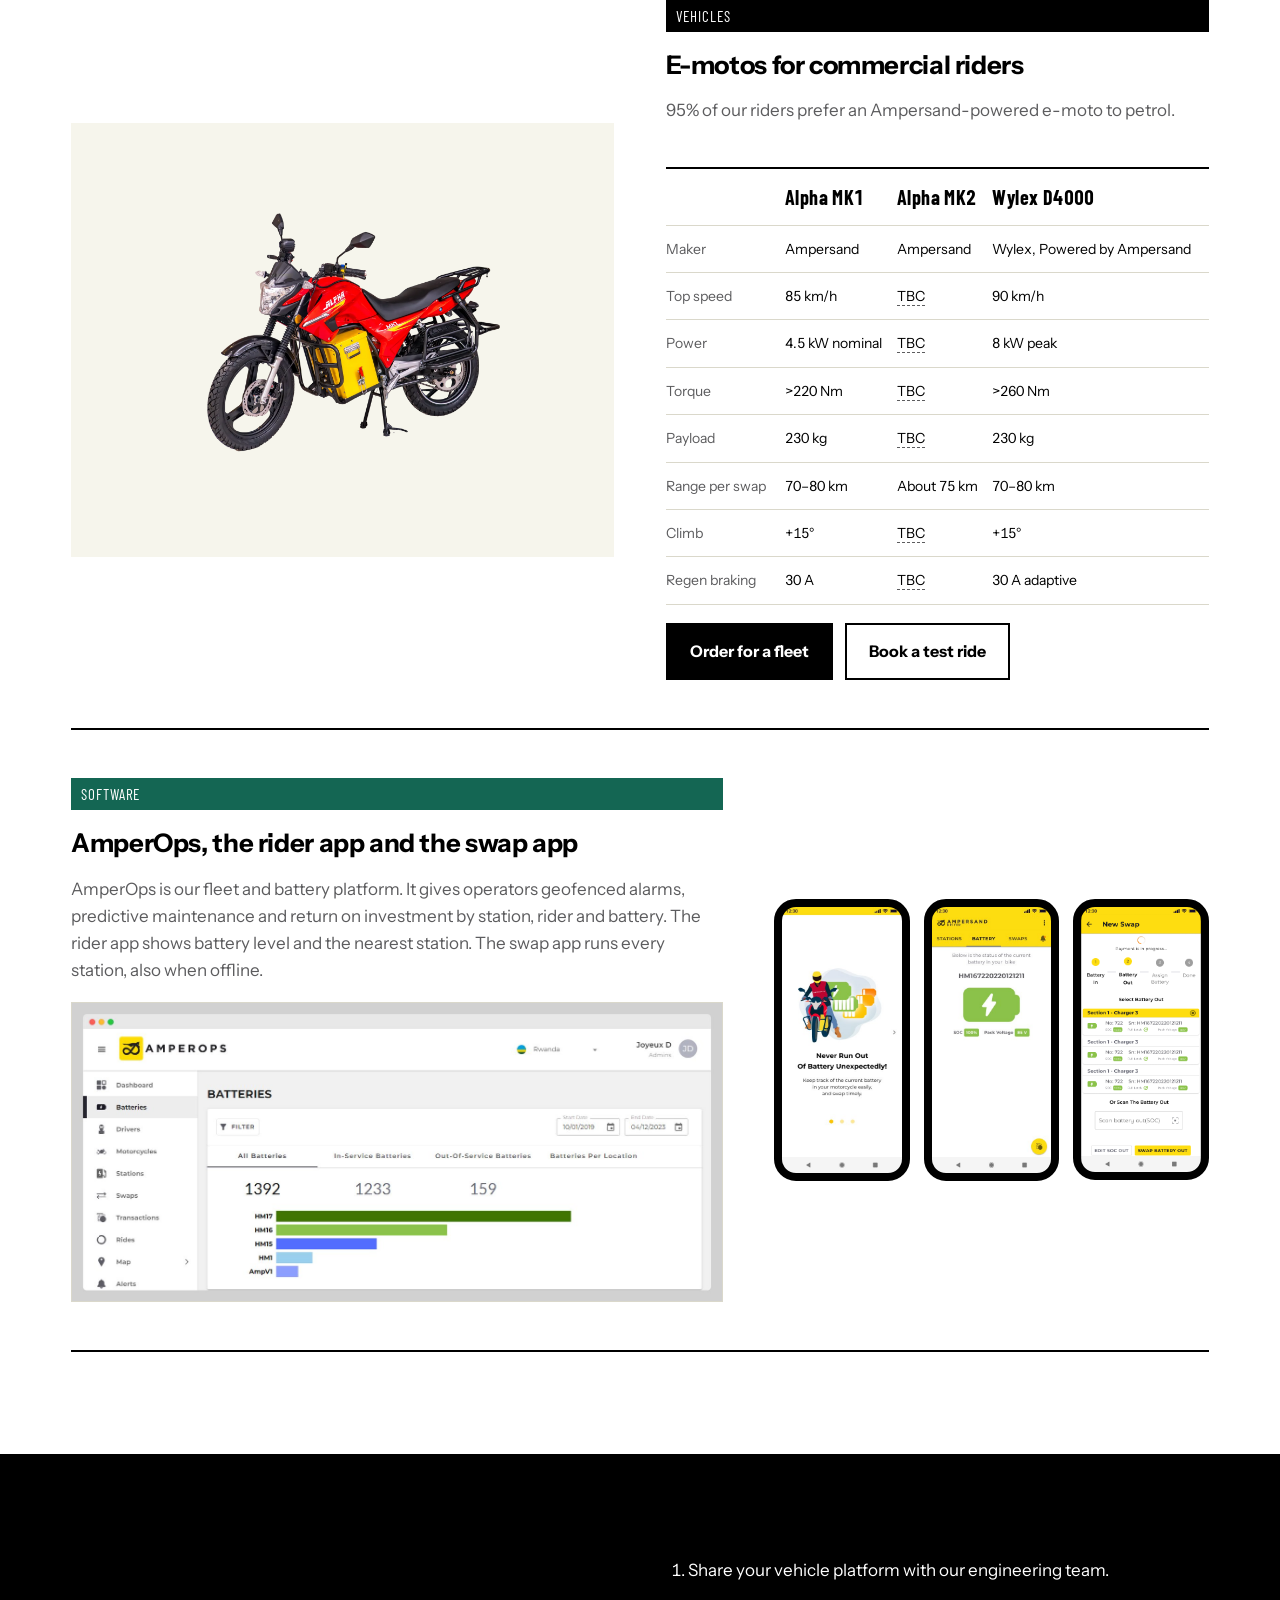
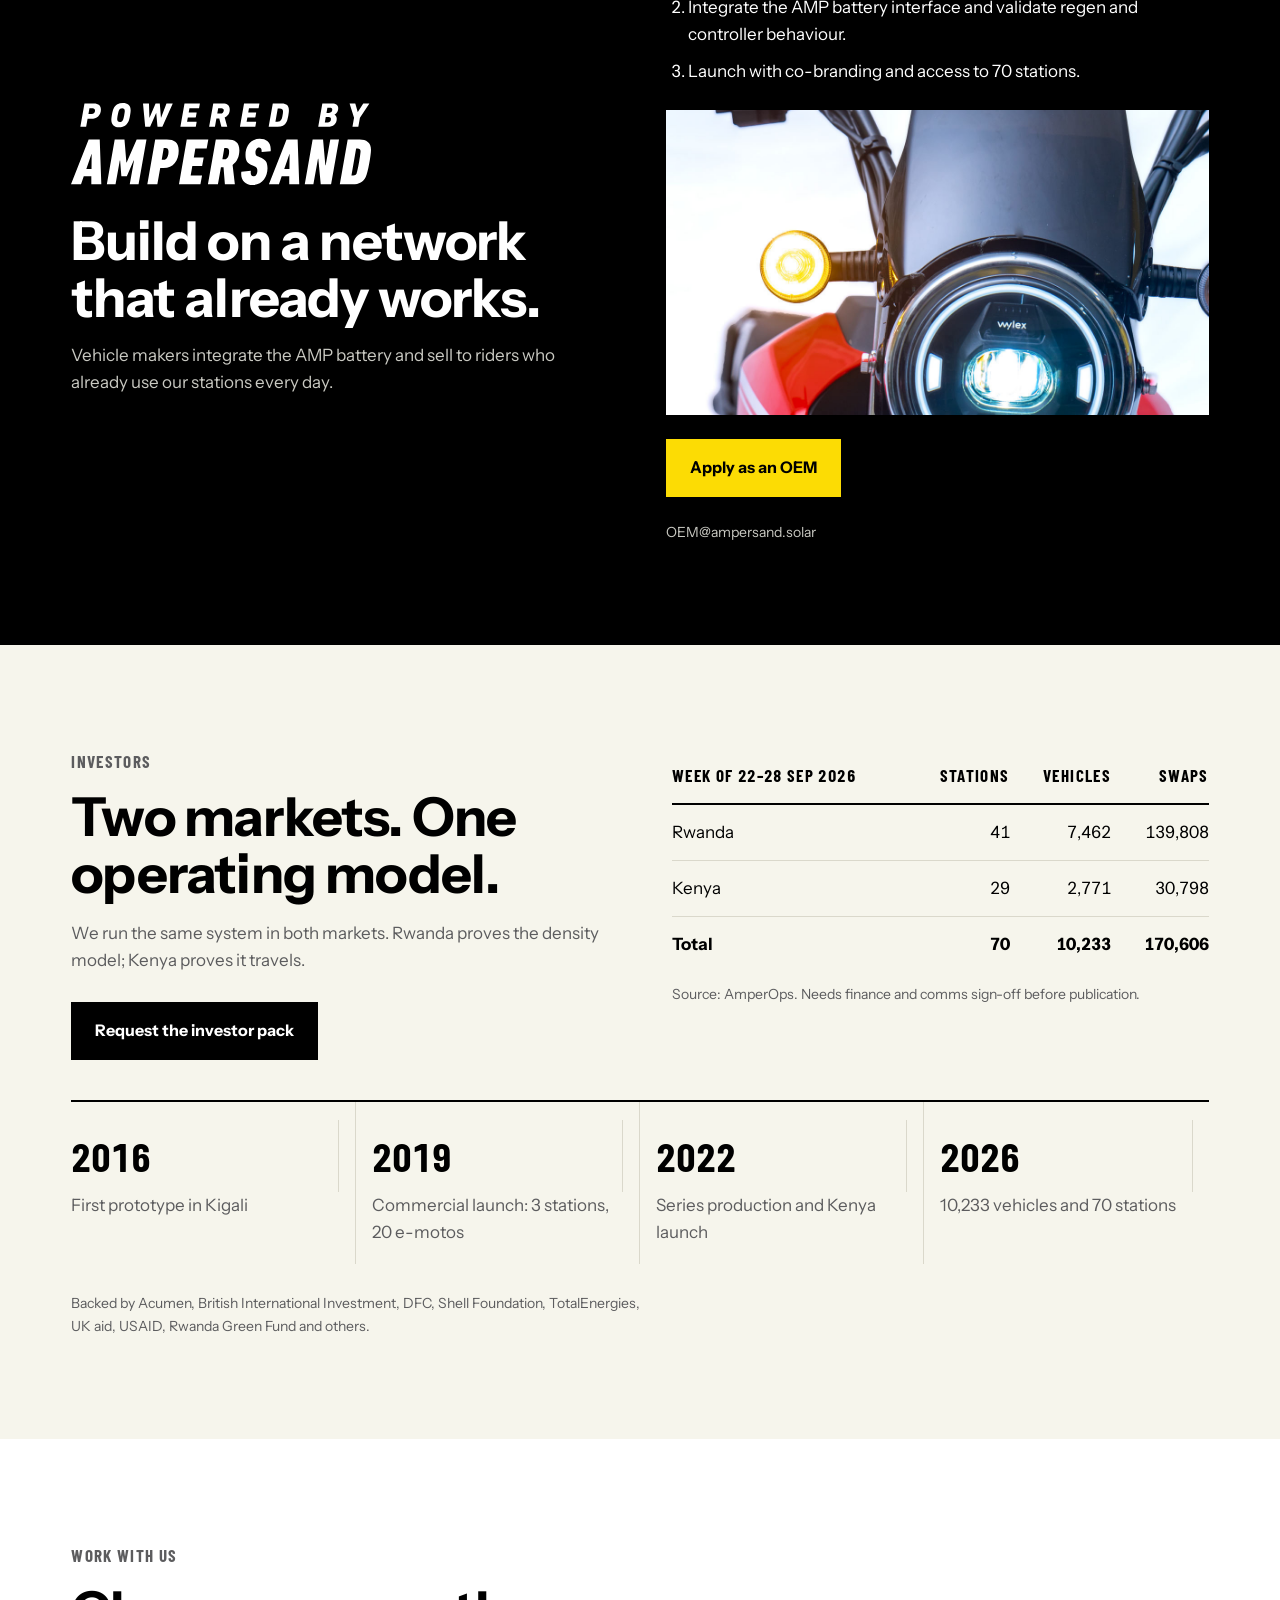
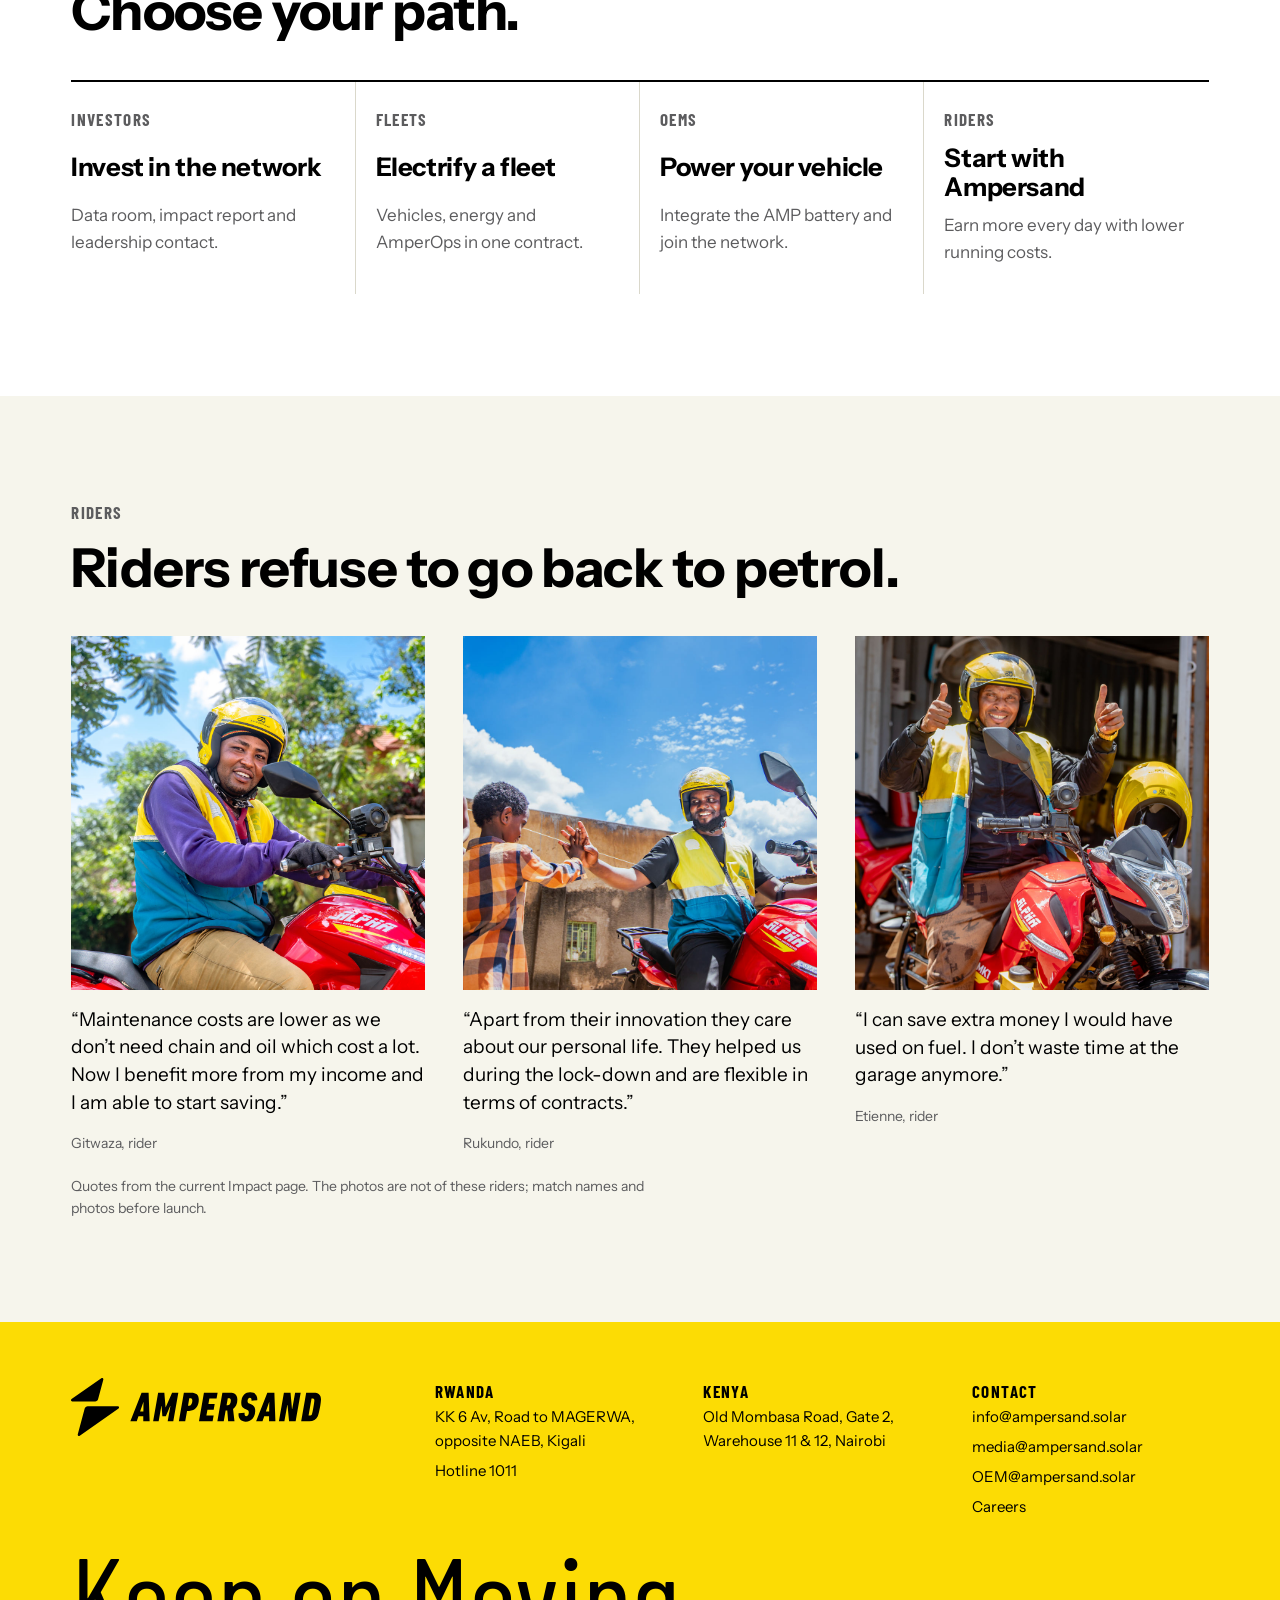
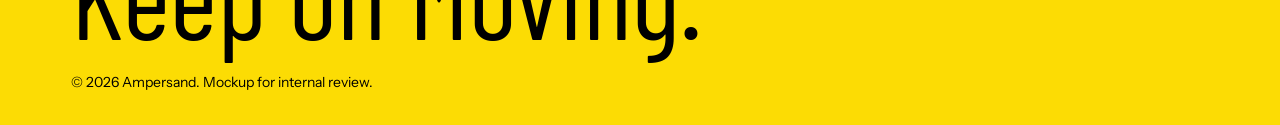
<file: direction-b.html>
<!doctype html>
<html lang="en">
<head>
<meta charset="utf-8">
<meta name="viewport" content="width=device-width, initial-scale=1, viewport-fit=cover">
<title>Ampersand · Proof</title>
<link rel="preconnect" href="https://fonts.googleapis.com">
<link rel="preconnect" href="https://fonts.gstatic.com" crossorigin>
<link rel="stylesheet" href="https://fonts.googleapis.com/css2?family=Barlow+Condensed:wght@700&family=Instrument+Sans:wght@400;700&display=swap">
<style>
/* Direction B · "Proof". Layout: editorial report on Chalk White. Full-bleed field photography, spec sheets and tables that read like an annual report. Yellow marks what matters. */
:root{
  --chalk:#F6F5EC; --paper:#FFFFFF; --ink:#000000; --ebony:#5C5C5E; --alloy:#9E9E9E; --rule:#DAD8CB;
  --surge:#FCDC04; --teal:#146653; --green:#44BC9D;
  --display:"Barlow Condensed","Arial Narrow",Arial,sans-serif;
  --body:"Instrument Sans",system-ui,-apple-system,"Segoe UI",sans-serif;
  --gutter:clamp(16px,4vw,64px); --max:1240px;
  color-scheme:light;
}
*{box-sizing:border-box}
[hidden]{display:none!important}
html{scroll-behavior:smooth}
@media (prefers-reduced-motion:reduce){html{scroll-behavior:auto}}
body{margin:0;background:var(--chalk);color:var(--ink);font-family:var(--body);font-size:17px;line-height:1.6}
img{max-width:100%;display:block}
a{color:inherit}
:focus-visible{outline:3px solid var(--ink);outline-offset:3px}
.wrap{max-width:var(--max);margin-inline:auto;padding-inline:var(--gutter)}
.mock-bar{background:var(--ink);color:var(--paper);font-size:13px;padding:8px var(--gutter);display:flex;gap:16px;flex-wrap:wrap;justify-content:space-between}
.mock-bar a{color:var(--surge);font-weight:700}
h1,h2,h3{font-weight:700;text-wrap:balance;margin:0;letter-spacing:-.015em}
h1{font-size:clamp(44px,6.4vw,92px);line-height:1}
h2{font-size:clamp(34px,4.2vw,58px);line-height:1.05}
h3{font-size:clamp(22px,2vw,28px);line-height:1.15}
p{margin:0;max-width:64ch}
.label{font-family:var(--display);font-weight:700;font-size:17px;letter-spacing:.08em;text-transform:uppercase}
.mark{background:linear-gradient(transparent 58%,var(--surge) 58%)}
.muted{color:var(--ebony)}
.src{font-size:14px;color:var(--ebony)}
.btn{display:inline-flex;align-items:center;gap:10px;padding:14px 22px;font-weight:700;text-decoration:none;border:2px solid var(--ink);font-size:16px;background:transparent}
.btn-k{background:var(--ink);color:var(--paper)}
.btn-y{background:var(--surge);border-color:var(--surge);color:var(--ink)}
.btn-row{display:flex;flex-wrap:wrap;gap:12px}
.num{font-family:var(--display);font-weight:700;font-variant-numeric:tabular-nums;line-height:.9;letter-spacing:0}
.tbc{border-bottom:1px dashed var(--ebony);cursor:help}

header.site{background:var(--chalk);border-bottom:1px solid var(--rule);position:sticky;top:env(safe-area-inset-top,0px);z-index:10}
.nav{display:flex;align-items:center;justify-content:space-between;gap:24px;padding-block:18px}
.nav .logo img{width:250px}
.nav ul{list-style:none;margin:0;padding:0;display:flex;gap:28px;font-size:15px}
.nav ul a{text-decoration:none}
.nav ul a:hover{text-decoration:underline;text-decoration-color:var(--surge);text-decoration-thickness:3px;text-underline-offset:6px}
@media (max-width:1060px){.nav ul{display:none}}
@media (max-width:560px){.nav .logo img{width:190px}.nav .btn{display:none}}

.hero{position:relative;color:var(--paper);background:var(--ink)}
.hero img{width:100%;height:clamp(460px,64vw,760px);object-fit:cover;opacity:.78}
.hero .over{position:absolute;inset:auto 0 0 0;padding-block:clamp(28px,5vw,64px);background:linear-gradient(0deg,rgba(0,0,0,.82) 10%,rgba(0,0,0,0))}
.hero .over p{font-size:clamp(18px,1.6vw,21px);margin-block:18px 28px;color:#EDEDE6}
.hero .btn{border-color:var(--paper);color:var(--paper)}
.hero .btn-y{border-color:var(--surge);color:var(--ink)}

.ledger{background:var(--paper);border-bottom:1px solid var(--rule)}
.ledger .wrap{display:grid;grid-template-columns:repeat(5,1fr)}
.ledger .cell{padding:28px 20px 28px 0;border-right:1px solid var(--rule);min-width:0}
.ledger .cell + .cell{padding-left:20px}
.ledger .cell:last-child{border-right:0}
.ledger .num{font-size:clamp(40px,4.4vw,60px)}
.ledger .k{font-size:15px;margin-top:8px}
@media (max-width:900px){.ledger .wrap{grid-template-columns:1fr 1fr}.ledger .cell{border-right:0;border-bottom:1px solid var(--rule);padding-left:0!important}}

section{padding-block:clamp(56px,8vw,120px)}
.intro{display:grid;grid-template-columns:1fr 1.1fr;gap:clamp(32px,6vw,96px);align-items:start}
.intro > *{min-width:0}
.intro .body{display:grid;gap:20px;font-size:19px}
@media (max-width:860px){.intro{grid-template-columns:1fr}}

.parts{display:grid;gap:0;margin-top:56px;border-top:2px solid var(--ink)}
.part{display:grid;grid-template-columns:80px 1fr 1.1fr;gap:clamp(20px,3vw,48px);padding-block:40px;border-bottom:1px solid var(--rule);align-items:start}
.part > *{min-width:0}
.part .idx{font-family:var(--display);font-size:56px;line-height:1}
.part img{aspect-ratio:16/10;object-fit:cover;width:100%}
.part .txt{display:grid;gap:14px}
@media (max-width:860px){.part{grid-template-columns:1fr}.part .idx{font-size:40px}}

.catalog{background:var(--paper)}
.cat-head{display:flex;justify-content:space-between;gap:24px;align-items:end;flex-wrap:wrap;margin-bottom:40px}
.product{display:grid;grid-template-columns:1fr 1fr;gap:clamp(24px,4vw,64px);padding-block:48px;border-top:2px solid var(--ink);align-items:center}
.product > *{min-width:0}
.product .shot{background:var(--chalk);display:flex;align-items:center;justify-content:center;aspect-ratio:5/4;overflow:hidden}
.product .shot img{width:100%;height:100%;object-fit:cover}
.product .shot img.contain{object-fit:contain;padding:28px}
.product .info{display:grid;gap:18px}
.product.flip .shot{order:2}
@media (max-width:860px){.product{grid-template-columns:1fr}.product.flip .shot{order:0}}
.kv{display:grid;grid-template-columns:repeat(3,1fr);border-top:1px solid var(--rule)}
.kv div{padding:14px 12px 14px 0;border-bottom:1px solid var(--rule)}
.kv .num{font-size:36px}
.kv .num small{font-size:20px;color:var(--ebony);margin-left:2px}
.kv .k{font-size:14px;color:var(--ebony);margin-top:4px}
@media (max-width:520px){.kv{grid-template-columns:1fr 1fr}}
.chip{display:inline-block;font-family:var(--display);font-size:15px;letter-spacing:.06em;text-transform:uppercase;padding:4px 10px;background:var(--ink);color:var(--paper)}
.chip.y{background:var(--surge);color:var(--ink)}
.chip.g{background:var(--teal);color:var(--paper)}

.tbl-wrap{overflow-x:auto;border-top:2px solid var(--ink);margin-top:24px}
table.spec{width:100%;border-collapse:collapse;font-variant-numeric:tabular-nums;min-width:500px}
table.spec th,table.spec td{text-align:left;padding:12px 12px 12px 0;border-bottom:1px solid var(--rule);font-size:14px;vertical-align:top}
table.spec thead th{font-family:var(--display);font-size:20px;letter-spacing:.02em}
table.spec tbody th{font-weight:400;color:var(--ebony);width:22%}
table.spec td.hl{background:rgba(252,220,4,.22)}

.software{display:grid;grid-template-columns:1.2fr .8fr;gap:clamp(24px,4vw,64px);align-items:center}
.software > *{min-width:0}
.phones{display:grid;grid-template-columns:repeat(3,1fr);gap:14px}
.phones img{border:8px solid var(--ink);border-radius:22px;background:var(--ink)}
@media (max-width:860px){.software{grid-template-columns:1fr}}

.oem{background:var(--ink);color:var(--paper)}
.oem .grid{display:grid;grid-template-columns:1fr 1fr;gap:clamp(24px,4vw,64px);align-items:center}
.oem .grid > *{min-width:0}
.oem .muted{color:#C9C9C2}
.oem ol{margin:0;padding-left:22px;display:grid;gap:10px}
.oem .btn{border-color:var(--surge)}
@media (max-width:860px){.oem .grid{grid-template-columns:1fr}}

.inv-grid{display:grid;grid-template-columns:1fr 1fr;gap:clamp(32px,5vw,80px)}
.inv-grid > *{min-width:0}
table.country{width:100%;border-collapse:collapse;font-variant-numeric:tabular-nums}
table.country th,table.country td{text-align:right;padding:14px 0 14px 12px;border-bottom:1px solid var(--rule)}
table.country th:first-child,table.country td:first-child{text-align:left;padding-left:0}
table.country thead th{font-family:var(--display);font-size:17px;letter-spacing:.08em;text-transform:uppercase;border-bottom:2px solid var(--ink)}
table.country tfoot td{font-weight:700;border-bottom:0}
.years{display:grid;grid-template-columns:repeat(4,1fr);gap:0;border-top:2px solid var(--ink);margin-top:40px}
.years div{padding:18px 16px 18px 0;border-right:1px solid var(--rule);min-width:0}
.years div + div{padding-left:16px}
.years div:last-child{border-right:0}
.years .num{font-size:40px}
@media (max-width:860px){.inv-grid{grid-template-columns:1fr}.years{grid-template-columns:1fr 1fr}.years div{border-right:0;border-bottom:1px solid var(--rule);padding-left:0!important}}

.paths{display:grid;grid-template-columns:repeat(4,1fr);gap:0;border-top:2px solid var(--ink)}
.paths a{padding:24px 20px 28px 0;border-right:1px solid var(--rule);text-decoration:none;display:grid;gap:10px;min-width:0}
.paths a + a{padding-left:20px}
.paths a:last-child{border-right:0}
.paths a:hover h3{text-decoration:underline;text-decoration-color:var(--surge);text-decoration-thickness:4px;text-underline-offset:6px}
@media (max-width:860px){.paths{grid-template-columns:1fr 1fr}.paths a{border-right:0;border-bottom:1px solid var(--rule);padding-left:0!important}}
@media (max-width:480px){.paths{grid-template-columns:1fr}}

.voices{display:grid;grid-template-columns:repeat(3,1fr);gap:clamp(20px,3vw,40px)}
.voice{display:grid;gap:16px;align-content:start}
.voice img{aspect-ratio:1/1;object-fit:cover;width:100%}
.voice blockquote{margin:0;font-size:19px;line-height:1.45}
@media (max-width:860px){.voices{grid-template-columns:1fr}}

footer.site{background:var(--surge);padding-block:56px 32px;font-size:15px}
.fgrid{display:grid;grid-template-columns:1.4fr repeat(3,1fr);gap:32px}
.fgrid > *{min-width:0}
.fgrid ul{list-style:none;margin:0;padding:0;display:grid;gap:6px}
.fgrid a{text-decoration:none}
.big-tag{font-family:var(--display);font-size:clamp(56px,9vw,128px);line-height:.9;margin-top:24px}
@media (max-width:800px){.fgrid{grid-template-columns:1fr 1fr}}
</style>
</head>
<body>

<div class="mock-bar"><span>Mockup · Direction B of 3 · Proof. Dashed underlines mark figures that need confirmation.</span><a href="index.html">Back to overview</a></div>

<header class="site">
  <div class="wrap nav">
    <a class="logo" href="#top" aria-label="Ampersand home"><img src="assets/brand/logo-horizontal-black.svg" alt="Ampersand"></a>
    <ul>
      <li><a href="#system">The system</a></li>
      <li><a href="#products">Products</a></li>
      <li><a href="#investors">Investors</a></li>
      <li><a href="#work">Work with us</a></li>
      <li><a href="#riders">Riders</a></li>
      <li><a href="#footer">Careers</a></li>
    </ul>
    <a class="btn btn-k" href="#investors">Investor overview</a>
  </div>
</header>

<main id="top">
  <div class="hero">
    <img src="assets/img/riders-kigali-hills.jpg" alt="Two Ampersand riders above the hills of Kigali">
    <div class="over">
      <div class="wrap">
        <div class="label" style="color:var(--surge)">Ampersand · Kigali and Nairobi since 2019</div>
        <h1 style="margin-top:14px;max-width:16ch">Proven on 400 million kilometres of African road.</h1>
        <p>We build and run the energy network behind 10,233 electric motorcycles: our own batteries, our own swap stations, our own software.</p>
        <div class="btn-row"><a class="btn btn-y" href="#investors">Read the proof</a><a class="btn" href="#products">See the products</a></div>
      </div>
    </div>
  </div>

  <div class="ledger">
    <div class="wrap">
      <div class="cell"><div class="num">170,606</div><div class="k">Swaps in the last 7 days</div></div>
      <div class="cell"><div class="num">70</div><div class="k">Swap stations</div></div>
      <div class="cell"><div class="num">10,233</div><div class="k">Vehicles on the network</div></div>
      <div class="cell"><div class="num" style="white-space:nowrap">350k<small style="font-size:.45em"> km</small></div><div class="k">Lifetime range per battery</div></div>
      <div class="cell"><div class="num">45%</div><div class="k">More daily income for riders</div></div>
    </div>
  </div>

  <section id="system">
    <div class="wrap">
      <div class="intro">
        <div>
          <div class="label muted">The system</div>
          <h2 style="margin-top:14px">Some say we over-engineered it. <span class="mark">We built the system Africa deserves.</span></h2>
        </div>
        <div class="body">
          <p>A moto-taxi rider in Kigali or Nairobi can spend more than $11 a day on fuel and lease costs and take home as little as $1.60. Petrol is the largest cost in their working life.</p>
          <p>We replace petrol with a service. The rider swaps an empty battery for a full one and keeps working. We own each part of that service, so we control its cost, its uptime and its safety.</p>
          <p class="src">Rider cost figures from ampersand.energy.</p>
        </div>
      </div>

      <div class="parts">
        <div class="part">
          <div class="idx">1</div>
          <div class="txt"><div class="label">Store</div><h3>The battery is designed in-house.</h3><p class="muted">LFP chemistry, passive cooling and built-in connectivity. Assembled by our team in Rwanda.</p></div>
          <img src="assets/img/assembly.jpg" alt="Technicians assemble e-motos and batteries in the Kigali factory">
        </div>
        <div class="part">
          <div class="idx">2</div>
          <div class="txt"><div class="label">Swap</div><h3>Stations put energy where riders work.</h3><p class="muted">A swap is faster than refuelling. Our busiest station handles more than 1,000 swaps a day.</p></div>
          <img src="assets/img/station-swap.jpg" alt="Station attendant hands over a charged battery">
        </div>
        <div class="part">
          <div class="idx">3</div>
          <div class="txt"><div class="label">Monitor</div><h3>AmperOps sees every battery.</h3><p class="muted">50 data points every 5 seconds. Predictive AI finds faults before a rider is stranded.</p></div>
          <img src="assets/img/ops-centre.jpg" alt="The Ampersand operations centre">
        </div>
        <div class="part">
          <div class="idx">4</div>
          <div class="txt"><div class="label">Ride</div><h3>Vehicles built for commercial work.</h3><p class="muted">Our Alpha e-motos and partner vehicles carry 230 kg up the hills of Kigali.</p></div>
          <img src="assets/img/rider-motion.jpg" alt="Rider and passenger on an Alpha e-moto">
        </div>
      </div>
      <p class="src" style="margin-top:16px">The four steps follow the energy flow: stored, swapped, monitored, used.</p>
    </div>
  </section>

  <section class="catalog" id="products">
    <div class="wrap">
      <div class="cat-head">
        <div><div class="label muted">Products</div><h2 style="margin-top:14px">The catalogue.</h2></div>
        <p class="muted">Energy first. Every vehicle below runs on the same batteries and the same stations.</p>
      </div>

      <article class="product">
        <div class="shot"><img src="assets/img/station-battery-racks.jpg" alt="Charging racks full of batteries inside a station"></div>
        <div class="info">
          <span class="chip y">Energy</span>
          <h3>Ampersand swap network</h3>
          <p class="muted">A full battery at 70 stations across Rwanda and Kenya. Riders find the nearest station and check their battery in the rider app.</p>
          <div class="kv">
            <div><div class="num">70</div><div class="k">Stations</div></div>
            <div><div class="num">24,372</div><div class="k">Swaps per day</div></div>
            <div><div class="num">70–110<small>km</small></div><div class="k">Per swap</div></div>
          </div>
          <div class="btn-row"><a class="btn btn-k" href="#work">Host a station</a><a class="btn" href="#footer">Find a station</a></div>
        </div>
      </article>

      <article class="product flip">
        <div class="shot"><img class="contain" src="assets/img/battery-amp.jpg" alt="Yellow AMP battery pack"></div>
        <div class="info">
          <span class="chip y">Energy</span>
          <h3>AMP batteries</h3>
          <p class="muted">Three packs, one standard. The AMP family keeps every generation compatible with the stations already on the network.</p>
          <div class="tbl-wrap">
            <table class="spec">
              <thead><tr><th></th><th>AMP 01</th><th>AMP 02</th><th>AMP XL</th></tr></thead>
              <tbody>
                <tr><th>Status</th><td>In service</td><td class="hl">In service since Oct 2025</td><td>In development</td></tr>
                <tr><th>Platform</th><td>HM1.9 <span class="tbc" title="Naming map to confirm">*</span></td><td>MK2 <span class="tbc" title="Naming map to confirm">*</span></td><td>Next generation</td></tr>
                <tr><th>Chemistry</th><td>LFP</td><td>LFP</td><td>LFP</td></tr>
                <tr><th>Capacity</th><td><span class="tbc" title="Add from HM1 platform spec">TBC</span></td><td>48 Ah</td><td>More than AMP 02</td></tr>
                <tr><th>Range per swap</th><td>70–110 km</td><td>About 75 km</td><td><span class="tbc" title="Target range is not public">TBC</span></td></tr>
                <tr><th>Connectivity</th><td>BLE, GSM, GPS</td><td>BLE, GSM, GPS <span class="tbc" title="Confirm">*</span></td><td>—</td></tr>
                <tr><th>Certification</th><td>UN38.3</td><td><span class="tbc" title="Confirm">UN38.3</span></td><td>—</td></tr>
              </tbody>
            </table>
          </div>
          <p class="src">* AMP names follow the brand book (AMP_01, AMP_02, AMP_XL). The link to HM1.9 and MK2 is an assumption for review.</p>
        </div>
      </article>

      <article class="product">
        <div class="shot"><img class="contain" src="assets/img/alpha-cutout.webp" alt="Red Ampersand Alpha e-moto"></div>
        <div class="info">
          <span class="chip">Vehicles</span>
          <h3>E-motos for commercial riders</h3>
          <p class="muted">95% of our riders prefer an Ampersand-powered e-moto to petrol.</p>
          <div class="tbl-wrap">
            <table class="spec">
              <thead><tr><th></th><th>Alpha MK1</th><th>Alpha MK2</th><th>Wylex D4000</th></tr></thead>
              <tbody>
                <tr><th>Maker</th><td>Ampersand</td><td>Ampersand</td><td>Wylex, Powered by Ampersand</td></tr>
                <tr><th>Top speed</th><td>85 km/h</td><td><span class="tbc" title="Add from MK2 release document">TBC</span></td><td>90 km/h</td></tr>
                <tr><th>Power</th><td>4.5 kW nominal</td><td><span class="tbc" title="Add from MK2 release document">TBC</span></td><td>8 kW peak</td></tr>
                <tr><th>Torque</th><td>&gt;220 Nm</td><td><span class="tbc" title="Add from MK2 release document">TBC</span></td><td>&gt;260 Nm</td></tr>
                <tr><th>Payload</th><td>230 kg</td><td><span class="tbc" title="Add from MK2 release document">TBC</span></td><td>230 kg</td></tr>
                <tr><th>Range per swap</th><td>70–80 km</td><td>About 75 km</td><td>70–80 km</td></tr>
                <tr><th>Climb</th><td>+15°</td><td><span class="tbc" title="Add from MK2 release document">TBC</span></td><td>+15°</td></tr>
                <tr><th>Regen braking</th><td>30 A</td><td><span class="tbc" title="Add from MK2 release document">TBC</span></td><td>30 A adaptive</td></tr>
              </tbody>
            </table>
          </div>
          <div class="btn-row"><a class="btn btn-k" href="#work">Order for a fleet</a><a class="btn" href="#footer">Book a test ride</a></div>
        </div>
      </article>

      <article class="product flip" style="border-bottom:2px solid var(--ink)">
        <div class="software" style="grid-column:1/-1">
          <div class="info">
            <span class="chip g">Software</span>
            <h3>AmperOps, the rider app and the swap app</h3>
            <p class="muted">AmperOps is our fleet and battery platform. It gives operators geofenced alarms, predictive maintenance and return on investment by station, rider and battery. The rider app shows battery level and the nearest station. The swap app runs every station, also when offline.</p>
            <img src="assets/img/amperops-batteries.jpg" alt="AmperOps battery overview screen" style="border:1px solid var(--rule)">
          </div>
          <div class="phones">
            <img src="assets/img/app-onboarding.jpg" alt="Rider app welcome screen">
            <img src="assets/img/app-battery.jpg" alt="Rider app battery screen">
            <img src="assets/img/app-swap.png" alt="Swap app screen">
          </div>
        </div>
      </article>
    </div>
  </section>

  <section class="oem">
    <div class="wrap grid">
      <div>
        <img src="assets/brand/powered-by-white.svg" alt="Powered by Ampersand" style="width:300px">
        <h2 style="margin-top:28px">Build on a network that already works.</h2>
        <p class="muted" style="margin-top:16px">Vehicle makers integrate the AMP battery and sell to riders who already use our stations every day.</p>
      </div>
      <div style="display:grid;gap:24px">
        <ol>
          <li>Share your vehicle platform with our engineering team.</li>
          <li>Integrate the AMP battery interface and validate regen and controller behaviour.</li>
          <li>Launch with co-branding and access to 70 stations.</li>
        </ol>
        <img src="assets/img/wylex-headlight.jpg" alt="Wylex Roroship headlight" style="aspect-ratio:16/9;object-fit:cover;width:100%">
        <div class="btn-row"><a class="btn btn-y" href="#footer">Apply as an OEM</a></div>
        <p class="src" style="color:#C9C9C2">OEM@ampersand.solar</p>
      </div>
    </div>
  </section>

  <section id="investors">
    <div class="wrap">
      <div class="inv-grid">
        <div>
          <div class="label muted">Investors</div>
          <h2 style="margin-top:14px">Two markets. One operating model.</h2>
          <p class="muted" style="margin-top:18px">We run the same system in both markets. Rwanda proves the density model; Kenya proves it travels.</p>
          <div class="btn-row" style="margin-top:28px"><a class="btn btn-k" href="#footer">Request the investor pack</a></div>
        </div>
        <div>
          <table class="country">
            <thead><tr><th>Week of 22–28 Sep 2026</th><th>Stations</th><th>Vehicles</th><th>Swaps</th></tr></thead>
            <tbody>
              <tr><td>Rwanda</td><td>41</td><td>7,462</td><td>139,808</td></tr>
              <tr><td>Kenya</td><td>29</td><td>2,771</td><td>30,798</td></tr>
            </tbody>
            <tfoot><tr><td>Total</td><td>70</td><td>10,233</td><td>170,606</td></tr></tfoot>
          </table>
          <p class="src" style="margin-top:10px">Source: AmperOps. Needs finance and comms sign-off before publication.</p>
        </div>
      </div>
      <div class="years">
        <div><div class="num">2016</div><p class="muted">First prototype in Kigali</p></div>
        <div><div class="num">2019</div><p class="muted">Commercial launch: 3 stations, 20 e-motos</p></div>
        <div><div class="num">2022</div><p class="muted">Series production and Kenya launch</p></div>
        <div><div class="num">2026</div><p class="muted">10,233 vehicles and 70 stations</p></div>
      </div>
      <p class="src" style="margin-top:28px">Backed by Acumen, British International Investment, DFC, Shell Foundation, TotalEnergies, UK aid, USAID, Rwanda Green Fund and others.</p>
    </div>
  </section>

  <section id="work" style="background:var(--paper)">
    <div class="wrap">
      <div class="label muted">Work with us</div>
      <h2 style="margin-top:14px;margin-bottom:40px">Choose your path.</h2>
      <div class="paths">
        <a href="#investors"><span class="label muted">Investors</span><h3>Invest in the network</h3><p class="muted">Data room, impact report and leadership contact.</p></a>
        <a href="#products"><span class="label muted">Fleets</span><h3>Electrify a fleet</h3><p class="muted">Vehicles, energy and AmperOps in one contract.</p></a>
        <a href="#top"><span class="label muted">OEMs</span><h3>Power your vehicle</h3><p class="muted">Integrate the AMP battery and join the network.</p></a>
        <a href="#riders"><span class="label muted">Riders</span><h3>Start with Ampersand</h3><p class="muted">Earn more every day with lower running costs.</p></a>
      </div>
    </div>
  </section>

  <section id="riders">
    <div class="wrap">
      <div class="label muted">Riders</div>
      <h2 style="margin-top:14px;margin-bottom:40px">Riders refuse to go back to petrol.</h2>
      <div class="voices">
        <div class="voice"><img src="assets/img/rider-alpha.jpg" alt="Rider on an Alpha e-moto"><blockquote>“Maintenance costs are lower as we don’t need chain and oil which cost a lot. Now I benefit more from my income and I am able to start saving.”</blockquote><div class="src">Gitwaza, rider</div></div>
        <div class="voice"><img src="assets/img/rider-community.jpg" alt="Rider greeting people in a neighbourhood"><blockquote>“Apart from their innovation they care about our personal life. They helped us during the lock-down and are flexible in terms of contracts.”</blockquote><div class="src">Rukundo, rider</div></div>
        <div class="voice"><img src="assets/img/rider-thumbs-up.jpg" alt="Rider giving a thumbs up at a station"><blockquote>“I can save extra money I would have used on fuel. I don’t waste time at the garage anymore.”</blockquote><div class="src">Etienne, rider</div></div>
      </div>
      <p class="src" style="margin-top:20px">Quotes from the current Impact page. The photos are not of these riders; match names and photos before launch.</p>
    </div>
  </section>
</main>

<footer class="site" id="footer">
  <div class="wrap">
    <div class="fgrid">
      <div><img src="assets/brand/logo-horizontal-black.svg" alt="Ampersand" style="width:250px"></div>
      <div><div class="label">Rwanda</div><ul><li>KK 6 Av, Road to MAGERWA, opposite NAEB, Kigali</li><li>Hotline 1011</li></ul></div>
      <div><div class="label">Kenya</div><ul><li>Old Mombasa Road, Gate 2, Warehouse 11 & 12, Nairobi</li></ul></div>
      <div><div class="label">Contact</div><ul><li>info@ampersand.solar</li><li>media@ampersand.solar</li><li>OEM@ampersand.solar</li><li><a href="https://ampersand-energy.breezy.hr/">Careers</a></li></ul></div>
    </div>
    <div class="big-tag">Keep on Moving.</div>
    <p style="margin-top:24px;font-size:14px">© 2026 Ampersand. Mockup for internal review.</p>
  </div>
</footer>
</body>
</html>
</file>
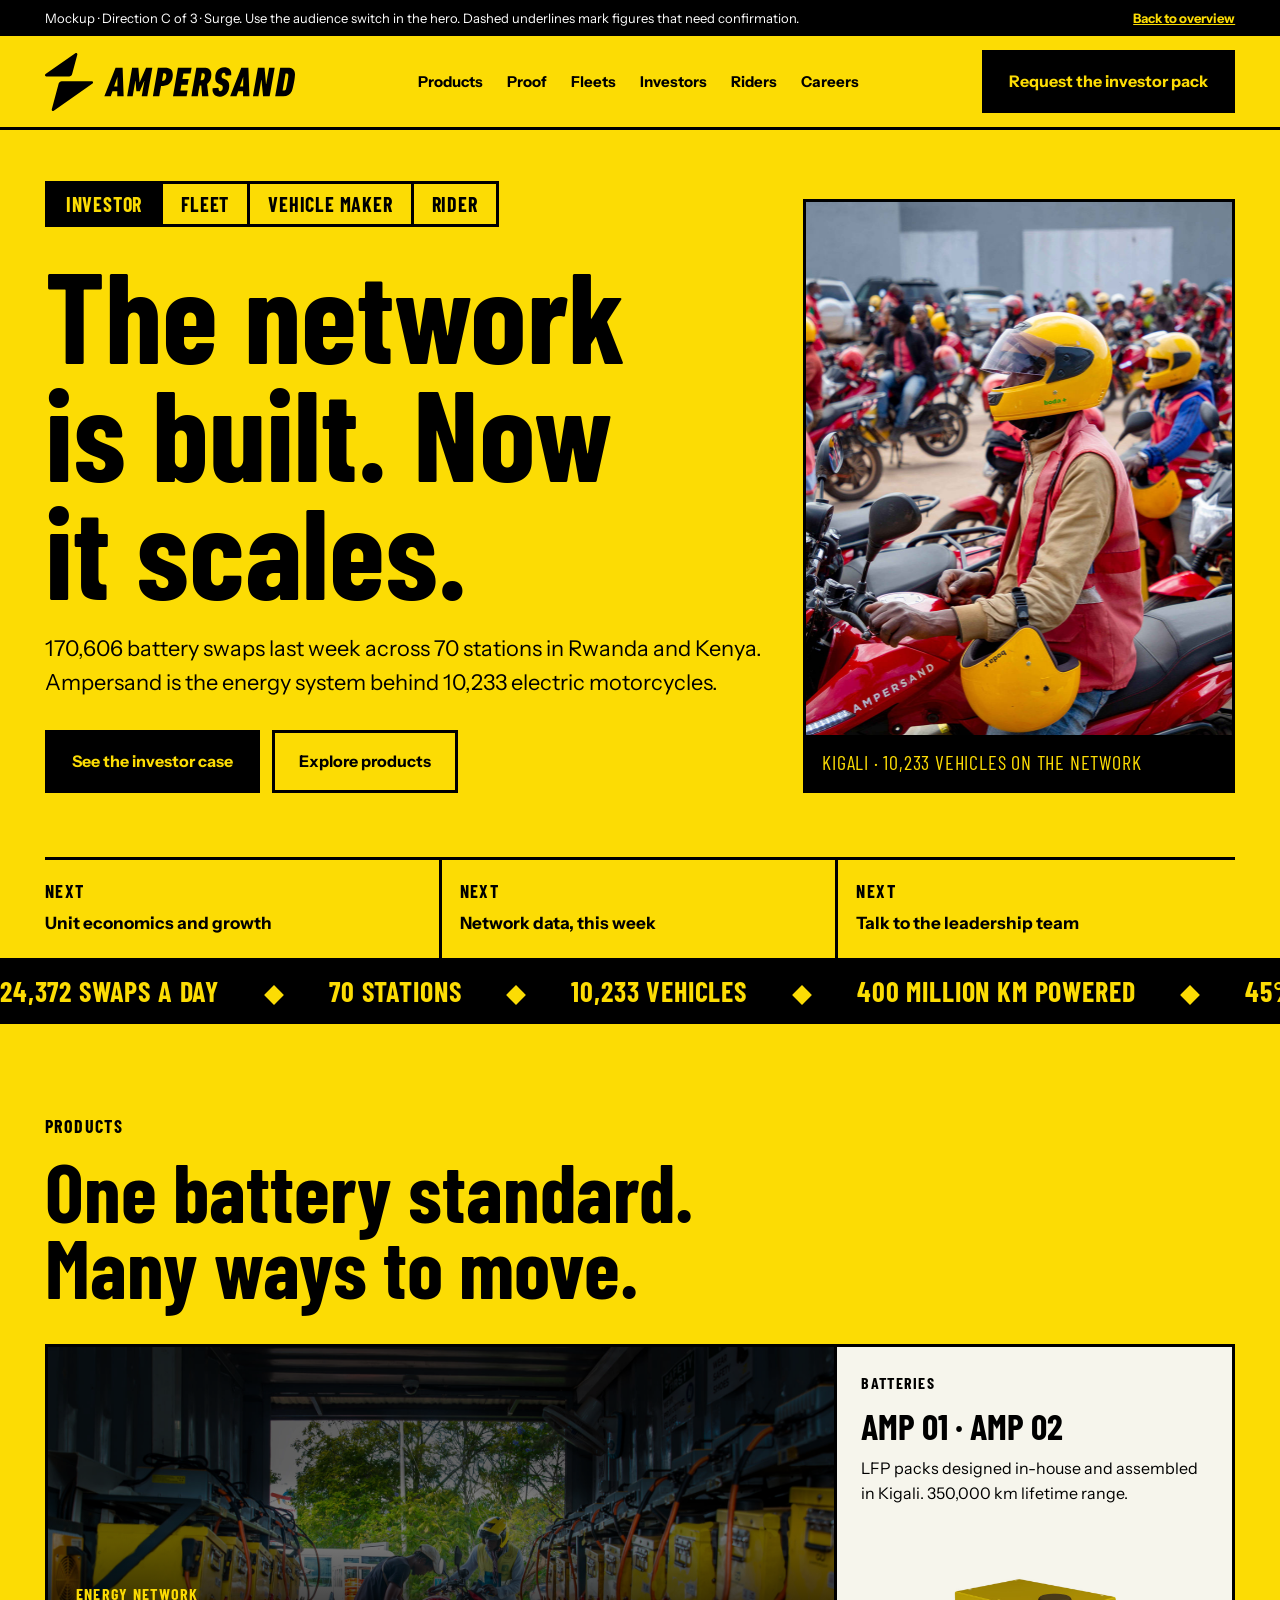
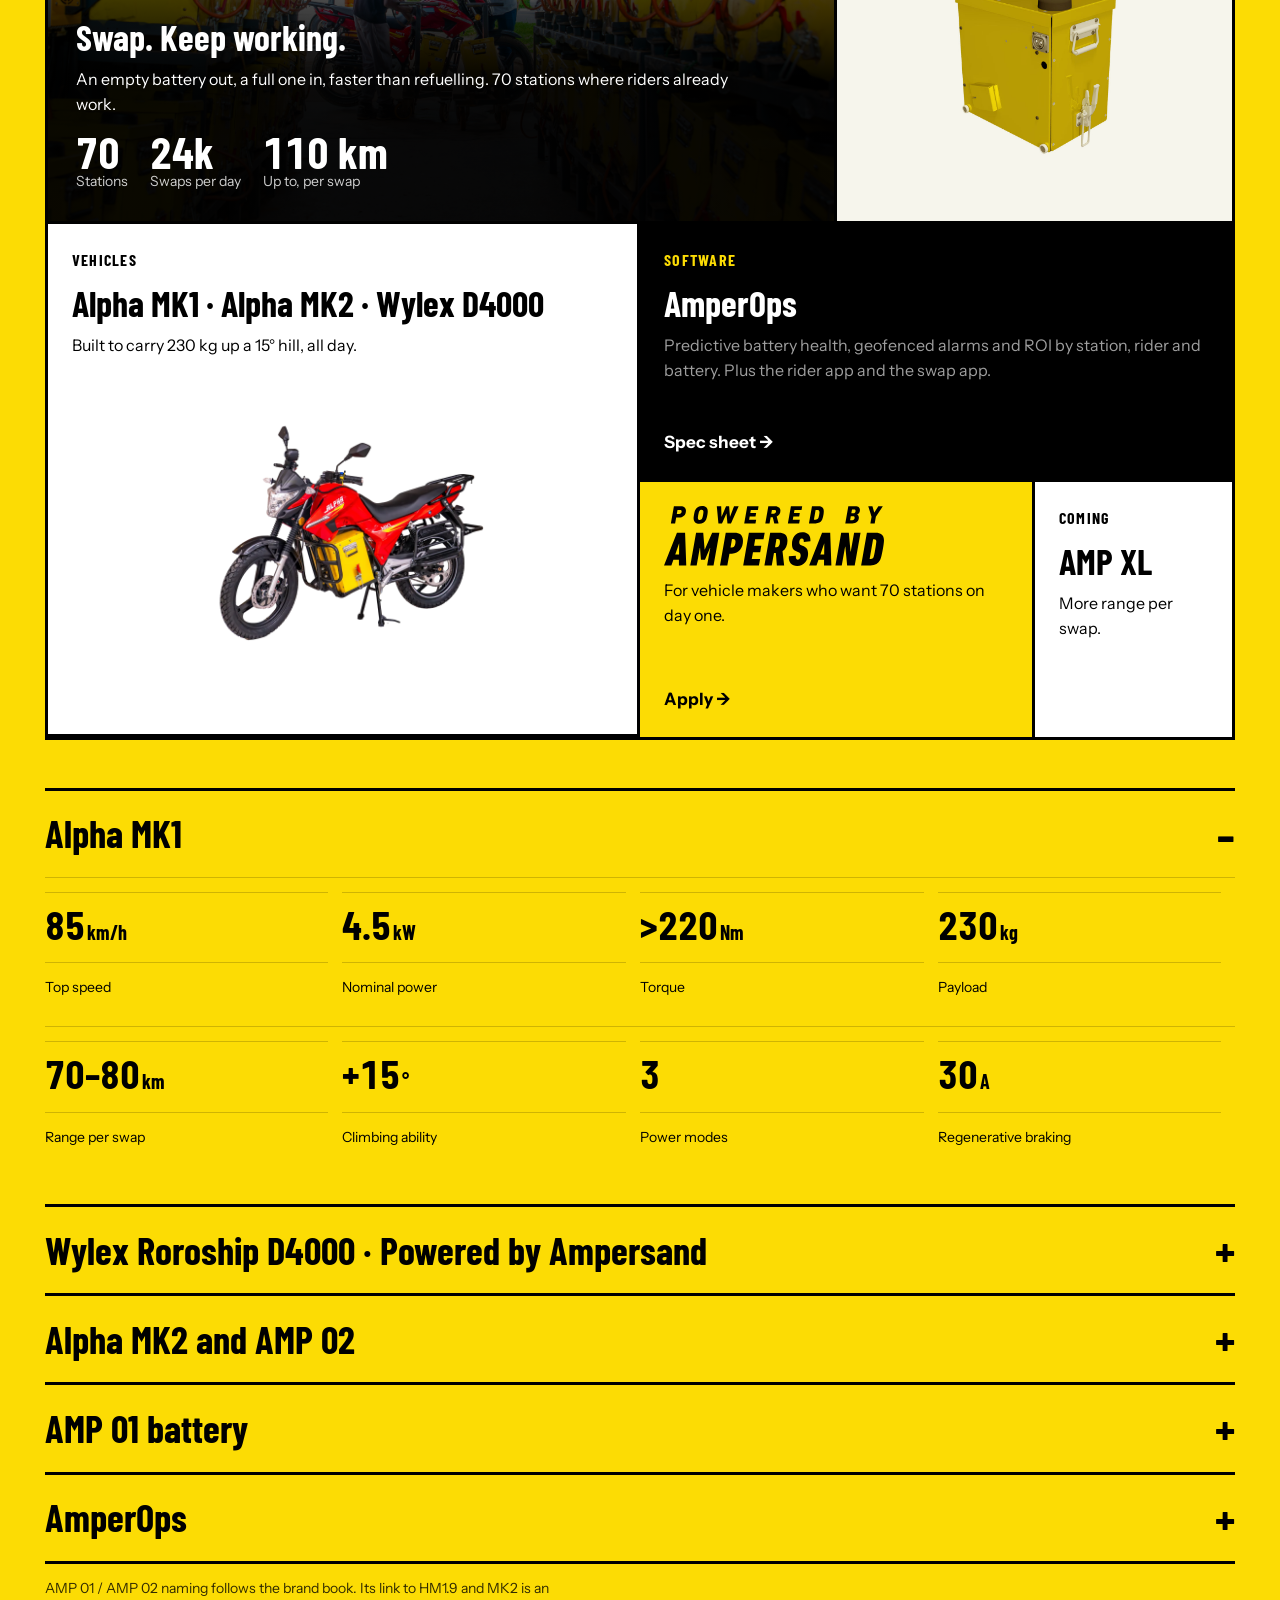
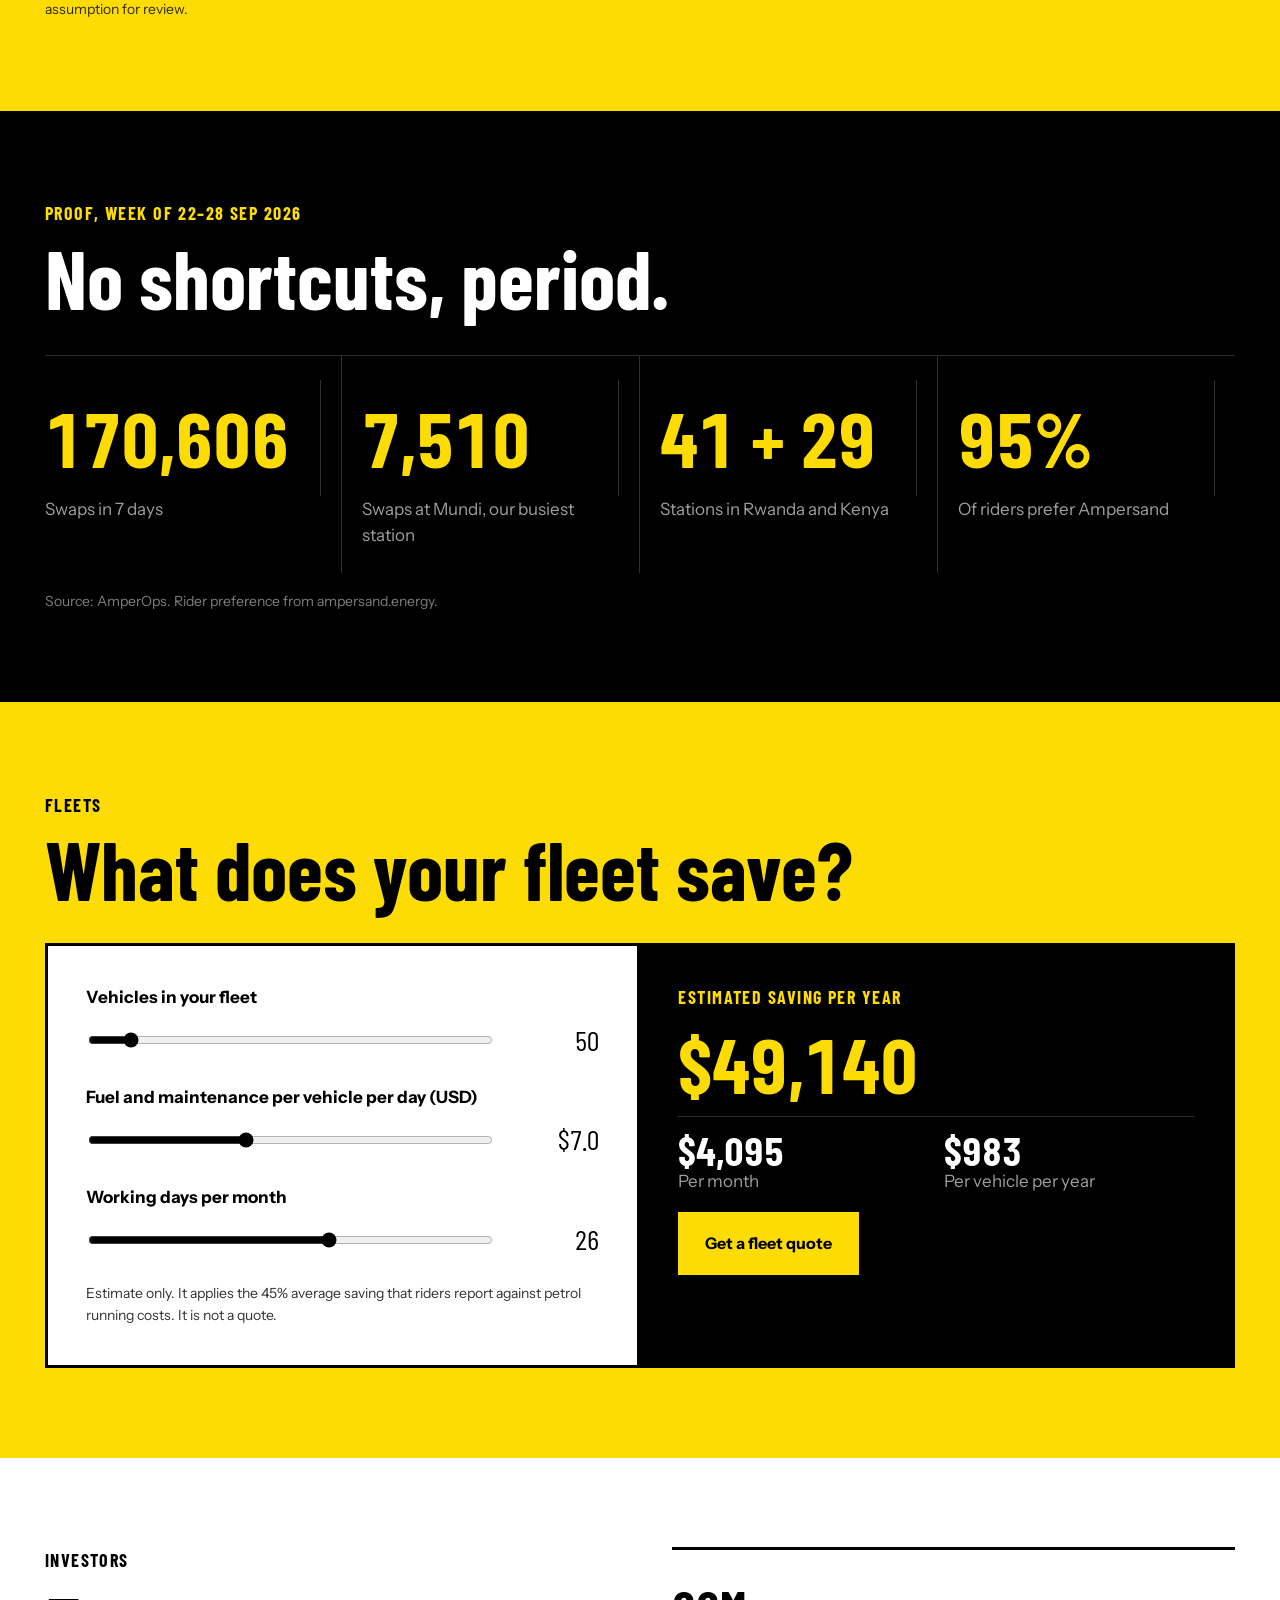
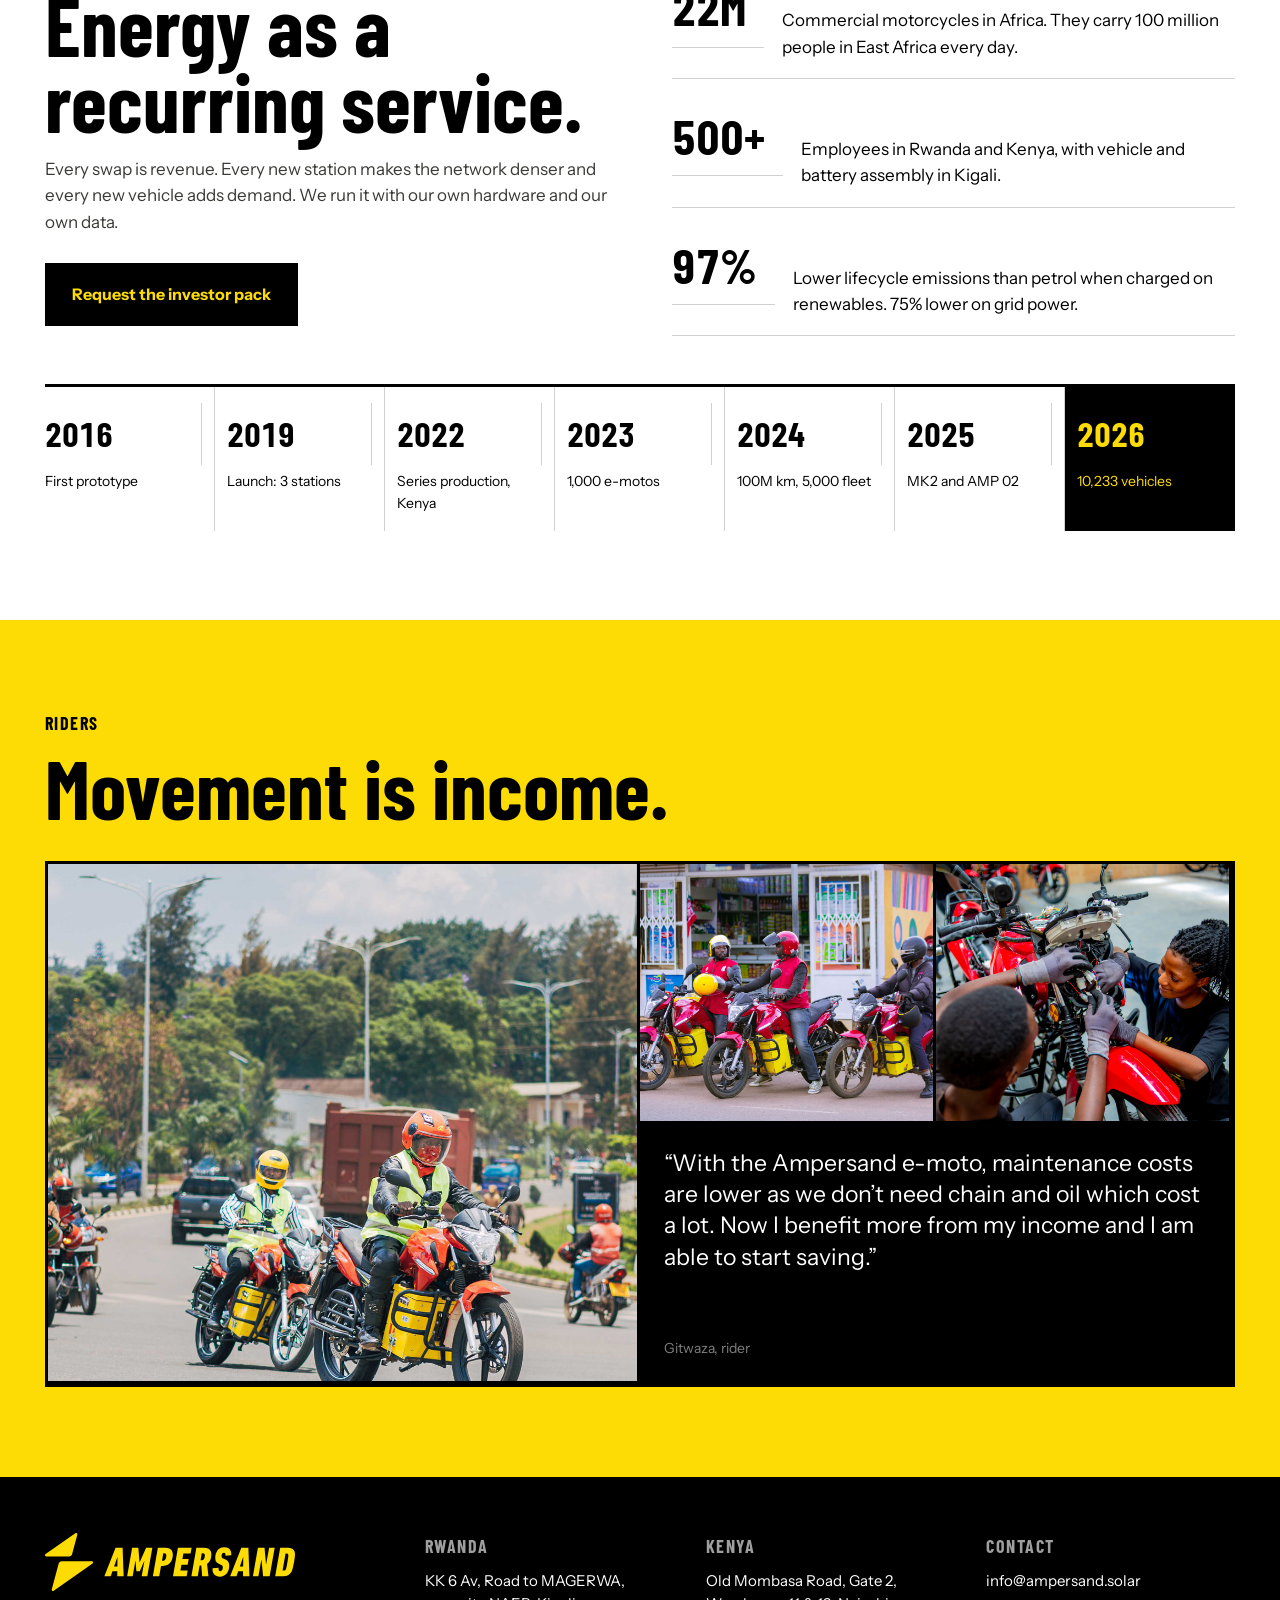
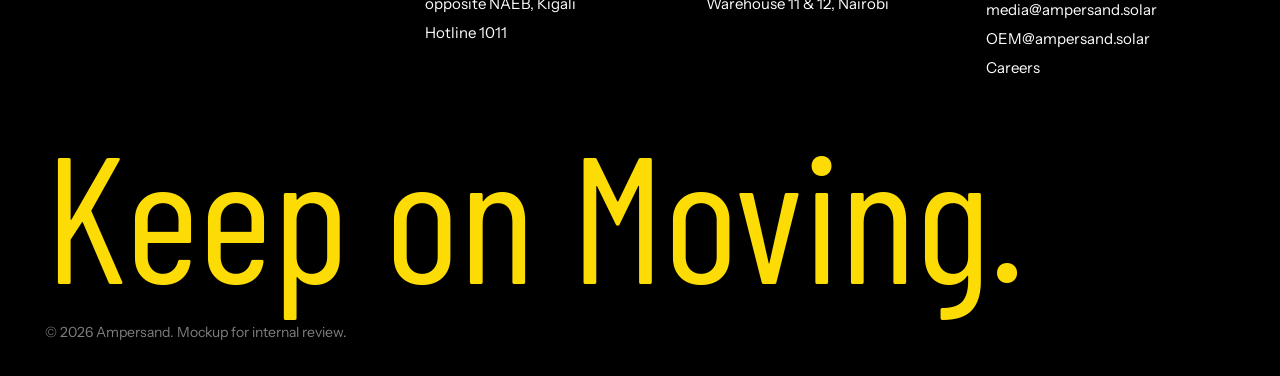
<file: direction-c.html>
<!doctype html>
<html lang="en">
<head>
<meta charset="utf-8">
<meta name="viewport" content="width=device-width, initial-scale=1, viewport-fit=cover">
<title>Ampersand · Surge</title>
<link rel="preconnect" href="https://fonts.googleapis.com">
<link rel="preconnect" href="https://fonts.gstatic.com" crossorigin>
<link rel="stylesheet" href="https://fonts.googleapis.com/css2?family=Barlow+Condensed:wght@700&family=Instrument+Sans:wght@400;700&display=swap">
<style>
/* Direction C · "Surge". Layout: street-poster system. Surge Yellow fields and black blocks with hard edges, like station signage and OOH boards. An audience switch sets the message. */
:root{
  --surge:#FCDC04; --black:#000000; --white:#FFFFFF; --chalk:#F6F5EC; --ebony:#5C5C5E; --alloy:#9E9E9E;
  --line-k:rgba(0,0,0,.18); --line-w:rgba(255,255,255,.18); --green:#44BC9D;
  --display:"Barlow Condensed","Arial Narrow",Arial,sans-serif;
  --body:"Instrument Sans",system-ui,-apple-system,"Segoe UI",sans-serif;
  --gutter:clamp(16px,3.5vw,48px); --max:1360px;
  color-scheme:light;
}
*{box-sizing:border-box}
[hidden]{display:none!important}
html{scroll-behavior:smooth}
@media (prefers-reduced-motion:reduce){html{scroll-behavior:auto}*{transition:none!important}}
body{margin:0;background:var(--surge);color:var(--black);font-family:var(--body);font-size:17px;line-height:1.55}
img{max-width:100%;display:block}
a{color:inherit}
:focus-visible{outline:3px solid var(--black);outline-offset:3px}
.dark :focus-visible{outline-color:var(--surge)}
.wrap{max-width:var(--max);margin-inline:auto;padding-inline:var(--gutter)}
.mock-bar{background:var(--black);color:var(--white);font-size:13px;padding:8px var(--gutter);display:flex;gap:16px;flex-wrap:wrap;justify-content:space-between}
.mock-bar a{color:var(--surge);font-weight:700}
h1,h2,h3{font-family:var(--display);font-weight:700;line-height:.92;text-wrap:balance;margin:0}
h1{font-size:clamp(56px,10vw,156px)}
h2{font-size:clamp(44px,6.4vw,96px)}
h3{font-size:clamp(28px,2.8vw,40px);line-height:1}
p{margin:0;max-width:60ch}
.label{font-family:var(--display);font-weight:700;font-size:18px;letter-spacing:.08em;text-transform:uppercase}
.btn{display:inline-flex;align-items:center;gap:10px;padding:16px 24px;font-weight:700;text-decoration:none;border:3px solid var(--black);font-size:16px;background:var(--black);color:var(--surge)}
.btn.ghost{background:transparent;color:var(--black)}
.dark .btn{background:var(--surge);color:var(--black);border-color:var(--surge)}
.dark .btn.ghost{background:transparent;color:var(--white);border-color:var(--white)}
.btn-row{display:flex;flex-wrap:wrap;gap:12px}
.num{font-family:var(--display);font-weight:700;font-variant-numeric:tabular-nums;line-height:.88}
.dark{background:var(--black);color:var(--white)}
.dark .muted{color:var(--alloy)}
.muted{color:#3a3a36}
.src{font-size:14px;opacity:.8}
.tbc{border-bottom:2px dashed currentColor;cursor:help}

header.site{position:sticky;top:env(safe-area-inset-top,0px);z-index:10;background:var(--surge);border-bottom:3px solid var(--black)}
.nav{display:flex;align-items:center;justify-content:space-between;gap:20px;padding-block:14px}
.nav .logo img{width:250px}
.nav ul{list-style:none;margin:0;padding:0;display:flex;gap:24px;font-weight:700;font-size:15px}
.nav ul a{text-decoration:none}
.nav ul a:hover{text-decoration:underline;text-decoration-thickness:3px;text-underline-offset:6px}
@media (max-width:1080px){.nav ul{display:none}}
@media (max-width:560px){.nav .logo img{width:190px}.nav .btn{display:none}}

/* audience switch + hero */
.switch{display:flex;flex-wrap:wrap;gap:0;border:3px solid var(--black);width:max-content;max-width:100%}
.switch button{background:transparent;border:0;border-right:3px solid var(--black);padding:10px 18px;font:700 20px/1 var(--display);letter-spacing:.04em;text-transform:uppercase;cursor:pointer;color:var(--black)}
.switch button:last-child{border-right:0}
.switch button[aria-pressed="true"]{background:var(--black);color:var(--surge)}
@media (max-width:520px){.switch{width:100%}.switch button{flex:1 1 45%;border-bottom:3px solid var(--black)}}
.hero{display:grid;grid-template-columns:1.25fr .75fr;gap:clamp(24px,3vw,48px);padding-block:clamp(28px,4vw,56px) clamp(40px,5vw,72px);align-items:end}
.hero > *{min-width:0}
.hero h1{margin-top:28px}
.hero p.lead{font-size:clamp(19px,1.7vw,23px);margin-block:24px 30px}
.hero figure{margin:0;border:3px solid var(--black);background:var(--black)}
.hero figure img{aspect-ratio:4/5;object-fit:cover;width:100%}
.hero figcaption{color:var(--surge);padding:12px 16px;font-family:var(--display);font-size:20px;letter-spacing:.04em;text-transform:uppercase}
.for-you{display:grid;grid-template-columns:repeat(3,1fr);border-top:3px solid var(--black)}
.for-you a{padding:18px 18px 22px 0;text-decoration:none;border-right:3px solid var(--black);display:grid;gap:4px;min-width:0}
.for-you a + a{padding-left:18px}
.for-you a:last-child{border-right:0}
.for-you a span{font-weight:700}
.for-you a:hover span{text-decoration:underline;text-decoration-thickness:3px}
@media (max-width:900px){.hero{grid-template-columns:1fr}.hero figure img{aspect-ratio:16/10}}
@media (max-width:640px){.for-you{grid-template-columns:1fr}.for-you a{border-right:0;border-bottom:3px solid var(--black);padding-left:0!important}}

/* ticker band */
.band{background:var(--black);color:var(--surge);overflow:hidden;border-block:3px solid var(--black)}
.band .track{display:flex;gap:48px;white-space:nowrap;padding-block:16px;font:700 28px/1 var(--display);letter-spacing:.03em;text-transform:uppercase;animation:slide 40s linear infinite;width:max-content}
.band .track span::after{content:"";display:inline-block;width:14px;height:14px;background:var(--surge);margin-left:48px;transform:rotate(45deg)}
@keyframes slide{to{transform:translateX(-50%)}}
@media (prefers-reduced-motion:reduce){.band .track{animation:none}}

section{padding-block:clamp(56px,7vw,104px)}

/* products bento */
.bento{display:grid;grid-template-columns:repeat(6,1fr);grid-auto-rows:minmax(220px,auto);gap:0;border:3px solid var(--black);margin-top:40px}
.tile{position:relative;padding:24px;border-right:3px solid var(--black);border-bottom:3px solid var(--black);display:flex;flex-direction:column;gap:12px;overflow:hidden;min-width:0}
.tile .label{font-size:16px}
.tile p{font-size:16px}
.t-net{grid-column:span 4;grid-row:span 2;background:var(--black);color:var(--white);padding:0}
.t-net img{position:absolute;inset:0;width:100%;height:100%;object-fit:cover;opacity:.6}
.t-net .in{position:relative;margin-top:auto;padding:80px 28px 28px;display:grid;gap:12px;background:linear-gradient(0deg,rgba(0,0,0,.92) 45%,rgba(0,0,0,0))}
.t-net .label{color:var(--surge)}
.t-bat{grid-column:span 2;grid-row:span 2;background:var(--chalk);border-right:0}
.t-bat img{margin-top:auto;mix-blend-mode:multiply}
.t-veh{grid-column:span 3;grid-row:span 2;background:var(--white)}
.t-veh img{margin-top:auto;max-height:340px;object-fit:contain}
.t-sw{grid-column:span 3;background:var(--black);color:var(--white);border-right:0}
.t-sw .label{color:var(--surge)}
.t-sw .muted,.calc .out .muted{color:var(--alloy)}
.calc .out .btn{background:var(--surge);color:var(--black);border-color:var(--surge)}
.t-oem{grid-column:span 2;background:var(--surge)}
.t-xl{grid-column:span 1;background:var(--white);border-right:0}
.tile .stat{display:flex;gap:22px;flex-wrap:wrap;margin-top:4px}
.tile .stat .num{font-size:44px}
.tile .stat .k{font-size:14px;opacity:.8}
.tile .go{font-weight:700;text-decoration:none;margin-top:auto}
.tile .go::after{content:" →"}
.bento .last-row{border-bottom:0}
@media (max-width:1000px){.bento{grid-template-columns:repeat(2,1fr)}.t-net,.t-veh{grid-column:span 2}.t-bat,.t-sw,.t-oem,.t-xl{grid-column:span 1;grid-row:span 1}.t-bat{border-right:3px solid var(--black)}.t-sw{border-right:0}.t-oem{border-right:3px solid var(--black)}}
@media (max-width:560px){.bento{grid-template-columns:1fr}.tile{grid-column:span 1!important;border-right:0!important}}

/* spec sheets */
.sheets{display:grid;gap:0;border-top:3px solid var(--black);margin-top:48px}
details{border-bottom:3px solid var(--black)}
summary{list-style:none;cursor:pointer;display:flex;justify-content:space-between;align-items:center;gap:16px;padding-block:20px;font:700 clamp(28px,3vw,40px)/1 var(--display)}
summary::-webkit-details-marker{display:none}
summary::after{content:"+";font-size:1.2em}
details[open] summary::after{content:"–"}
.sheet{display:grid;grid-template-columns:repeat(4,1fr);gap:0;padding-bottom:28px}
.sheet div{padding:14px 14px 14px 0;border-top:1px solid var(--line-k);min-width:0}
.sheet .num{font-size:40px}
.sheet .num small{font-size:20px;margin-left:2px}
.sheet .k{font-size:14px;margin-top:6px}
@media (max-width:700px){.sheet{grid-template-columns:1fr 1fr}}

/* proof */
.proof-grid{display:grid;grid-template-columns:repeat(4,1fr);gap:0;border-top:1px solid var(--line-w);margin-top:40px}
.proof-grid div{padding:24px 20px 24px 0;border-right:1px solid var(--line-w);min-width:0}
.proof-grid div + div{padding-left:20px}
.proof-grid div:last-child{border-right:0}
.proof-grid .num{font-size:clamp(52px,6vw,96px);color:var(--surge)}
@media (max-width:900px){.proof-grid{grid-template-columns:1fr 1fr}.proof-grid div{border-right:0;border-bottom:1px solid var(--line-w);padding-left:0!important}}

/* calculator */
.calc{display:grid;grid-template-columns:1fr 1fr;gap:0;border:3px solid var(--black);background:var(--white)}
.calc > *{min-width:0}
.calc form{padding:clamp(20px,3vw,40px);display:grid;gap:22px;border-right:3px solid var(--black)}
.field{display:grid;gap:8px}
.field label{font-weight:700}
.field .row{display:flex;gap:14px;align-items:center}
.field input[type=range]{flex:1;accent-color:var(--black)}
.field output{font-family:var(--display);font-size:28px;min-width:90px;text-align:right;font-variant-numeric:tabular-nums}
.calc .out{padding:clamp(20px,3vw,40px);background:var(--black);color:var(--white);display:grid;gap:18px;align-content:start}
.calc .out .num{font-size:clamp(56px,6vw,88px);color:var(--surge)}
.calc .out .row2{display:grid;grid-template-columns:1fr 1fr;gap:16px;border-top:1px solid var(--line-w);padding-top:16px}
.calc .out .row2 .num{font-size:40px;color:var(--white)}
@media (max-width:860px){.calc{grid-template-columns:1fr}.calc form{border-right:0;border-bottom:3px solid var(--black)}}

/* investors */
.inv{display:grid;grid-template-columns:1fr 1fr;gap:clamp(32px,5vw,80px);align-items:start}
.inv > *{min-width:0}
.steps{display:grid;grid-template-columns:repeat(7,1fr);gap:0;border-top:3px solid var(--black);margin-top:48px}
.steps div{padding:16px 12px 16px 0;border-right:1px solid var(--line-k);min-width:0}
.steps div + div{padding-left:12px}
.steps div:last-child{border-right:0;background:var(--black);color:var(--surge);padding-left:12px}
.steps .num{font-size:34px}
.steps p{font-size:14px;margin-top:6px}
@media (max-width:1000px){.steps{grid-template-columns:repeat(4,1fr)}.steps div{border-bottom:1px solid var(--line-k)}}
@media (max-width:560px){.steps{grid-template-columns:1fr 1fr}}
@media (max-width:860px){.inv{grid-template-columns:1fr}}
.pillars{display:grid;gap:0;border-top:3px solid var(--black)}
.pillars div{display:grid;grid-template-columns:auto 1fr;gap:18px;padding-block:18px;border-bottom:1px solid var(--line-k);align-items:baseline}
.pillars .num{font-size:48px}

/* mosaic */
.mosaic{display:grid;grid-template-columns:2fr 1fr 1fr;grid-template-rows:260px 260px;gap:0;border:3px solid var(--black)}
.mosaic img{width:100%;height:100%;object-fit:cover;border-right:3px solid var(--black);border-bottom:3px solid var(--black)}
.mosaic img:first-child{grid-row:span 2}
.mosaic .q{background:var(--black);color:var(--white);padding:24px;display:flex;flex-direction:column;justify-content:space-between;grid-column:span 2;border-bottom:0}
.mosaic .q blockquote{margin:0;font-size:clamp(19px,1.8vw,24px);line-height:1.35}
@media (max-width:860px){.mosaic{grid-template-columns:1fr 1fr;grid-template-rows:auto}.mosaic img{aspect-ratio:4/3;height:auto}.mosaic img:first-child{grid-row:auto;grid-column:span 2}}

footer.site{padding-block:56px 32px;font-size:15px}
.fgrid{display:grid;grid-template-columns:1.4fr repeat(3,1fr);gap:32px}
.fgrid > *{min-width:0}
.fgrid ul{list-style:none;margin:0;padding:0;display:grid;gap:6px}
.fgrid a{text-decoration:none}
.fgrid .label{color:var(--alloy);margin-bottom:8px}
.huge{font-family:var(--display);font-size:clamp(72px,14vw,220px);line-height:.95;color:var(--surge);margin-top:48px}
@media (max-width:800px){.fgrid{grid-template-columns:1fr 1fr}}
</style>
</head>
<body>

<div class="mock-bar"><span>Mockup · Direction C of 3 · Surge. Use the audience switch in the hero. Dashed underlines mark figures that need confirmation.</span><a href="index.html">Back to overview</a></div>

<header class="site">
  <div class="wrap nav">
    <a class="logo" href="#top" aria-label="Ampersand home"><img src="assets/brand/logo-horizontal-black.svg" alt="Ampersand"></a>
    <ul>
      <li><a href="#products">Products</a></li>
      <li><a href="#proof">Proof</a></li>
      <li><a href="#fleets">Fleets</a></li>
      <li><a href="#investors">Investors</a></li>
      <li><a href="#riders">Riders</a></li>
      <li><a href="#footer">Careers</a></li>
    </ul>
    <a class="btn" href="#footer" id="nav-cta">Request the investor pack</a>
  </div>
</header>

<main id="top">
  <div class="wrap hero">
    <div>
      <div class="switch" role="group" aria-label="I am">
        <button type="button" data-aud="inv" aria-pressed="true">Investor</button>
        <button type="button" data-aud="fleet" aria-pressed="false">Fleet</button>
        <button type="button" data-aud="oem" aria-pressed="false">Vehicle maker</button>
        <button type="button" data-aud="rider" aria-pressed="false">Rider</button>
      </div>
      <h1 id="h-title">The network is built. Now it scales.</h1>
      <p class="lead" id="h-lead">170,606 battery swaps last week across 70 stations in Rwanda and Kenya. Ampersand is the energy system behind 10,233 electric motorcycles.</p>
      <div class="btn-row"><a class="btn" id="h-cta" href="#investors">See the investor case</a><a class="btn ghost" href="#products">Explore products</a></div>
    </div>
    <figure>
      <img id="h-img" src="assets/img/rider-crowd.jpg" alt="Hundreds of Ampersand riders gathered on their e-motos">
      <figcaption id="h-cap">Kigali · 10,233 vehicles on the network</figcaption>
    </figure>
  </div>
  <div class="wrap">
    <div class="for-you" id="for-you">
      <a href="#investors"><small class="label">Next</small><span>Unit economics and growth</span></a>
      <a href="#proof"><small class="label">Next</small><span>Network data, this week</span></a>
      <a href="#footer"><small class="label">Next</small><span>Talk to the leadership team</span></a>
    </div>
  </div>

  <div class="band" aria-label="Network facts">
    <div class="track">
      <span>24,372 swaps a day</span><span>70 stations</span><span>10,233 vehicles</span><span>400 million km powered</span><span>45% more daily income</span><span>Komeza Ugende</span><span>Zidi Kusonga</span>
      <span aria-hidden="true">24,372 swaps a day</span><span aria-hidden="true">70 stations</span><span aria-hidden="true">10,233 vehicles</span><span aria-hidden="true">400 million km powered</span><span aria-hidden="true">45% more daily income</span><span aria-hidden="true">Komeza Ugende</span><span aria-hidden="true">Zidi Kusonga</span>
    </div>
  </div>

  <section id="products">
    <div class="wrap">
      <div class="label">Products</div>
      <h2 style="margin-top:12px">One battery standard. Many ways to move.</h2>
      <div class="bento">
        <div class="tile t-net">
          <img src="assets/img/station-battery-racks.jpg" alt="Batteries charging on racks in a station">
          <div class="in">
            <div class="label">Energy network</div>
            <h3>Swap. Keep working.</h3>
            <p>An empty battery out, a full one in, faster than refuelling. 70 stations where riders already work.</p>
            <div class="stat"><div><div class="num">70</div><div class="k">Stations</div></div><div><div class="num">24k</div><div class="k">Swaps per day</div></div><div><div class="num">110 km</div><div class="k">Up to, per swap</div></div></div>
          </div>
        </div>
        <div class="tile t-bat">
          <div class="label">Batteries</div>
          <h3>AMP 01 · AMP 02</h3>
          <p>LFP packs designed in-house and assembled in Kigali. 350,000 km lifetime range.</p>
          <img src="assets/img/battery-amp.jpg" alt="Yellow AMP battery">
        </div>
        <div class="tile t-veh">
          <div class="label">Vehicles</div>
          <h3>Alpha MK1 · Alpha MK2 · Wylex D4000</h3>
          <p>Built to carry 230 kg up a 15° hill, all day.</p>
          <img src="assets/img/alpha-cutout.webp" alt="Red Alpha e-moto">
        </div>
        <div class="tile t-sw">
          <div class="label">Software</div>
          <h3>AmperOps</h3>
          <p class="muted">Predictive battery health, geofenced alarms and ROI by station, rider and battery. Plus the rider app and the swap app.</p>
          <a class="go" href="#sheets">Spec sheet</a>
        </div>
        <div class="tile t-oem last-row">
          <img src="assets/brand/powered-by-black.svg" alt="Powered by Ampersand" style="width:220px">
          <p>For vehicle makers who want 70 stations on day one.</p>
          <a class="go" href="#footer">Apply</a>
        </div>
        <div class="tile t-xl last-row">
          <div class="label">Coming</div>
          <h3>AMP XL</h3>
          <p>More range per swap.</p>
        </div>
      </div>

      <div class="sheets" id="sheets">
        <details open>
          <summary>Alpha MK1</summary>
          <div class="sheet">
            <div><div class="num">85<small>km/h</small></div><div class="k">Top speed</div></div>
            <div><div class="num">4.5<small>kW</small></div><div class="k">Nominal power</div></div>
            <div><div class="num">&gt;220<small>Nm</small></div><div class="k">Torque</div></div>
            <div><div class="num">230<small>kg</small></div><div class="k">Payload</div></div>
            <div><div class="num">70–80<small>km</small></div><div class="k">Range per swap</div></div>
            <div><div class="num">+15<small>°</small></div><div class="k">Climbing ability</div></div>
            <div><div class="num">3</div><div class="k">Power modes</div></div>
            <div><div class="num">30<small>A</small></div><div class="k">Regenerative braking</div></div>
          </div>
        </details>
        <details>
          <summary>Wylex Roroship D4000 · Powered by Ampersand</summary>
          <div class="sheet">
            <div><div class="num">90<small>km/h</small></div><div class="k">Top speed</div></div>
            <div><div class="num">8<small>kW</small></div><div class="k">Peak power</div></div>
            <div><div class="num">&gt;260<small>Nm</small></div><div class="k">Torque</div></div>
            <div><div class="num">230<small>kg</small></div><div class="k">Payload</div></div>
            <div><div class="num">70–80<small>km</small></div><div class="k">Real-world range</div></div>
            <div><div class="num">+15<small>°</small></div><div class="k">Climbing ability</div></div>
            <div><div class="num">2</div><div class="k">Power modes</div></div>
            <div><div class="num">30<small>A</small></div><div class="k">Adaptive regen</div></div>
          </div>
        </details>
        <details>
          <summary>Alpha MK2 and AMP 02</summary>
          <div class="sheet">
            <div><div class="num">Oct 2025</div><div class="k">Launch</div></div>
            <div><div class="num">48<small>Ah</small></div><div class="k">AMP 02 capacity</div></div>
            <div><div class="num">~75<small>km</small></div><div class="k">Range per swap</div></div>
            <div><div class="num"><span class="tbc" title="Add from MK2 release document">TBC</span></div><div class="k">Top speed, power, payload</div></div>
          </div>
        </details>
        <details>
          <summary>AMP 01 battery</summary>
          <div class="sheet">
            <div><div class="num">LFP</div><div class="k">Chemistry</div></div>
            <div><div class="num">350k<small>km</small></div><div class="k">Lifetime range</div></div>
            <div><div class="num">70–110<small>km</small></div><div class="k">Per swap, by load and terrain</div></div>
            <div><div class="num">UN38.3</div><div class="k">Certified</div></div>
          </div>
        </details>
        <details>
          <summary>AmperOps</summary>
          <div class="sheet">
            <div><div class="num">50</div><div class="k">Data points per battery</div></div>
            <div><div class="num">5<small>s</small></div><div class="k">Reporting interval</div></div>
            <div><div class="num">3</div><div class="k">Apps: AmperOps, rider, swap</div></div>
            <div><div class="num">Offline</div><div class="k">Swap app keeps working</div></div>
          </div>
        </details>
      </div>
      <p class="src" style="margin-top:14px">AMP 01 / AMP 02 naming follows the brand book. Its link to HM1.9 and MK2 is an assumption for review.</p>
    </div>
  </section>

  <section class="dark" id="proof">
    <div class="wrap">
      <div class="label" style="color:var(--surge)">Proof, week of 22–28 Sep 2026</div>
      <h2 style="margin-top:12px">No shortcuts, period.</h2>
      <div class="proof-grid">
        <div><div class="num">170,606</div><p class="muted">Swaps in 7 days</p></div>
        <div><div class="num">7,510</div><p class="muted">Swaps at Mundi, our busiest station</p></div>
        <div><div class="num">41 + 29</div><p class="muted">Stations in Rwanda and Kenya</p></div>
        <div><div class="num">95%</div><p class="muted">Of riders prefer Ampersand</p></div>
      </div>
      <p class="src" style="margin-top:18px;color:var(--alloy)">Source: AmperOps. Rider preference from ampersand.energy.</p>
    </div>
  </section>

  <section id="fleets">
    <div class="wrap">
      <div class="label">Fleets</div>
      <h2 style="margin-top:12px;margin-bottom:36px">What does your fleet save?</h2>
      <div class="calc">
        <form id="calc" onsubmit="return false">
          <div class="field"><label for="c-veh">Vehicles in your fleet</label><div class="row"><input id="c-veh" type="range" min="5" max="500" step="5" value="50"><output id="o-veh" for="c-veh">50</output></div></div>
          <div class="field"><label for="c-cost">Fuel and maintenance per vehicle per day (USD)</label><div class="row"><input id="c-cost" type="range" min="2" max="15" step="0.5" value="7"><output id="o-cost" for="c-cost">$7.0</output></div></div>
          <div class="field"><label for="c-days">Working days per month</label><div class="row"><input id="c-days" type="range" min="20" max="30" step="1" value="26"><output id="o-days" for="c-days">26</output></div></div>
          <p class="src">Estimate only. It applies the 45% average saving that riders report against petrol running costs. It is not a quote.</p>
        </form>
        <div class="out" aria-live="polite">
          <div class="label" style="color:var(--surge)">Estimated saving per year</div>
          <div class="num" id="r-year">$49,140</div>
          <div class="row2">
            <div><div class="num" id="r-month">$4,095</div><p class="muted">Per month</p></div>
            <div><div class="num" id="r-veh">$983</div><p class="muted">Per vehicle per year</p></div>
          </div>
          <a class="btn" href="#footer" style="justify-self:start">Get a fleet quote</a>
        </div>
      </div>
    </div>
  </section>

  <section id="investors" style="background:var(--white)">
    <div class="wrap">
      <div class="inv">
        <div>
          <div class="label">Investors</div>
          <h2 style="margin-top:12px">Energy as a recurring service.</h2>
          <p class="muted" style="margin-top:18px">Every swap is revenue. Every new station makes the network denser and every new vehicle adds demand. We run it with our own hardware and our own data.</p>
          <div class="btn-row" style="margin-top:28px"><a class="btn" href="#footer">Request the investor pack</a></div>
        </div>
        <div class="pillars">
          <div><div class="num">22M</div><p>Commercial motorcycles in Africa. They carry 100 million people in East Africa every day.</p></div>
          <div><div class="num">500+</div><p>Employees in Rwanda and Kenya, with vehicle and battery assembly in Kigali.</p></div>
          <div><div class="num">97%</div><p>Lower lifecycle emissions than petrol when charged on renewables. 75% lower on grid power.</p></div>
        </div>
      </div>
      <div class="steps">
        <div><div class="num">2016</div><p>First prototype</p></div>
        <div><div class="num">2019</div><p>Launch: 3 stations</p></div>
        <div><div class="num">2022</div><p>Series production, Kenya</p></div>
        <div><div class="num">2023</div><p>1,000 e-motos</p></div>
        <div><div class="num">2024</div><p>100M km, 5,000 fleet</p></div>
        <div><div class="num">2025</div><p>MK2 and AMP 02</p></div>
        <div><div class="num">2026</div><p>10,233 vehicles</p></div>
      </div>
    </div>
  </section>

  <section id="riders">
    <div class="wrap">
      <div class="label">Riders</div>
      <h2 style="margin-top:12px;margin-bottom:36px">Movement is income.</h2>
      <div class="mosaic">
        <img src="assets/img/riders-kigali-road.jpg" alt="Ampersand riders on a Kigali road">
        <img src="assets/img/kenya-riders.jpg" alt="Riders in Nairobi on Ampersand e-motos">
        <img src="assets/img/mechanics.jpg" alt="Two mechanics service an e-moto">
        <div class="q"><blockquote>“With the Ampersand e-moto, maintenance costs are lower as we don’t need chain and oil which cost a lot. Now I benefit more from my income and I am able to start saving.”</blockquote><div class="src" style="color:var(--alloy)">Gitwaza, rider</div></div>
      </div>
    </div>
  </section>
</main>

<footer class="site dark" id="footer">
  <div class="wrap">
    <div class="fgrid">
      <div><img src="assets/brand/logo-horizontal-yellow.svg" alt="Ampersand" style="width:250px"></div>
      <div><div class="label">Rwanda</div><ul><li>KK 6 Av, Road to MAGERWA, opposite NAEB, Kigali</li><li>Hotline 1011</li></ul></div>
      <div><div class="label">Kenya</div><ul><li>Old Mombasa Road, Gate 2, Warehouse 11 & 12, Nairobi</li></ul></div>
      <div><div class="label">Contact</div><ul><li>info@ampersand.solar</li><li>media@ampersand.solar</li><li>OEM@ampersand.solar</li><li><a href="https://ampersand-energy.breezy.hr/">Careers</a></li></ul></div>
    </div>
    <div class="huge">Keep on Moving.</div>
    <p class="src" style="margin-top:24px;color:var(--alloy)">© 2026 Ampersand. Mockup for internal review.</p>
  </div>
</footer>

<script>
(function(){
  var A={
    inv:{t:'The network is built. Now it scales.',l:'170,606 battery swaps last week across 70 stations in Rwanda and Kenya. Ampersand is the energy system behind 10,233 electric motorcycles.',c:'See the investor case',h:'#investors',img:'assets/img/rider-crowd.jpg',alt:'Hundreds of Ampersand riders gathered on their e-motos',cap:'Kigali · 10,233 vehicles on the network',nav:'Request the investor pack',
      y:[['#investors','Unit economics and growth'],['#proof','Network data, this week'],['#footer','Talk to the leadership team']]},
    fleet:{t:'Electrify your fleet on a network that already works.',l:'Vehicles, energy and AmperOps in one contract. Your riders swap at 70 stations and you see every battery in real time.',c:'Estimate your savings',h:'#fleets',img:'assets/img/fleet-lineup.jpg',alt:'A long row of Ampersand e-motos',cap:'Fleet delivery · Kigali',nav:'Get a fleet quote',
      y:[['#fleets','Savings estimate'],['#sheets','Vehicle spec sheets'],['#products','AmperOps for fleets']]},
    oem:{t:'Your vehicle. Our energy network.',l:'Join Powered by Ampersand. Integrate the AMP battery and sell to riders who already swap at our stations every day.',c:'Apply as an OEM',h:'#footer',img:'assets/img/wylex-station.jpg',alt:'Rider on a Wylex e-moto at an Ampersand station',cap:'Wylex Roroship D4000 · Powered by Ampersand',nav:'Apply as an OEM',
      y:[['#products','Powered by Ampersand'],['#sheets','Wylex D4000 spec sheet'],['#footer','Contact the OEM team']]},
    rider:{t:'More trips. Lower costs. Keep on Moving.',l:'Swap an empty battery for a full one in less time than it takes to refuel. Riders earn 45% more each day on average.',c:'Find a station',h:'#footer',img:'assets/img/rider-thumbs-up.jpg',alt:'Rider gives a thumbs up at a station',cap:'Komeza Ugende · Zidi Kusonga',nav:'Find a station',
      y:[['#riders','Rider stories'],['#sheets','Alpha e-moto specs'],['#footer','Hotline 1011']]}
  };
  var btns=[].slice.call(document.querySelectorAll('.switch button'));
  function set(k){var a=A[k];btns.forEach(function(b){b.setAttribute('aria-pressed',b.dataset.aud===k)});
    document.getElementById('h-title').textContent=a.t;document.getElementById('h-lead').textContent=a.l;
    var c=document.getElementById('h-cta');c.textContent=a.c;c.setAttribute('href',a.h);
    var im=document.getElementById('h-img');im.src=a.img;im.alt=a.alt;document.getElementById('h-cap').textContent=a.cap;
    document.getElementById('nav-cta').textContent=a.nav;
    var fy=document.querySelectorAll('#for-you a');a.y.forEach(function(y,i){fy[i].setAttribute('href',y[0]);fy[i].querySelector('span').textContent=y[1];});
    try{localStorage.setItem('amp-aud',k)}catch(e){}}
  btns.forEach(function(b){b.addEventListener('click',function(){set(b.dataset.aud)})});
  try{var s=localStorage.getItem('amp-aud');if(s&&A[s])set(s)}catch(e){}

  var usd=new Intl.NumberFormat('en-US',{style:'currency',currency:'USD',maximumFractionDigits:0});
  var v=document.getElementById('c-veh'),c=document.getElementById('c-cost'),d=document.getElementById('c-days');
  function calc(){var veh=+v.value,cost=+c.value,days=+d.value,SAV=0.45;
    var perVehMonth=cost*days*SAV,month=perVehMonth*veh;
    document.getElementById('o-veh').textContent=veh;document.getElementById('o-cost').textContent='$'+cost.toFixed(1);document.getElementById('o-days').textContent=days;
    document.getElementById('r-month').textContent=usd.format(month);document.getElementById('r-year').textContent=usd.format(month*12);document.getElementById('r-veh').textContent=usd.format(perVehMonth*12);}
  [v,c,d].forEach(function(i){i.addEventListener('input',calc)});calc();
})();
</script>
</body>
</html>
</file>
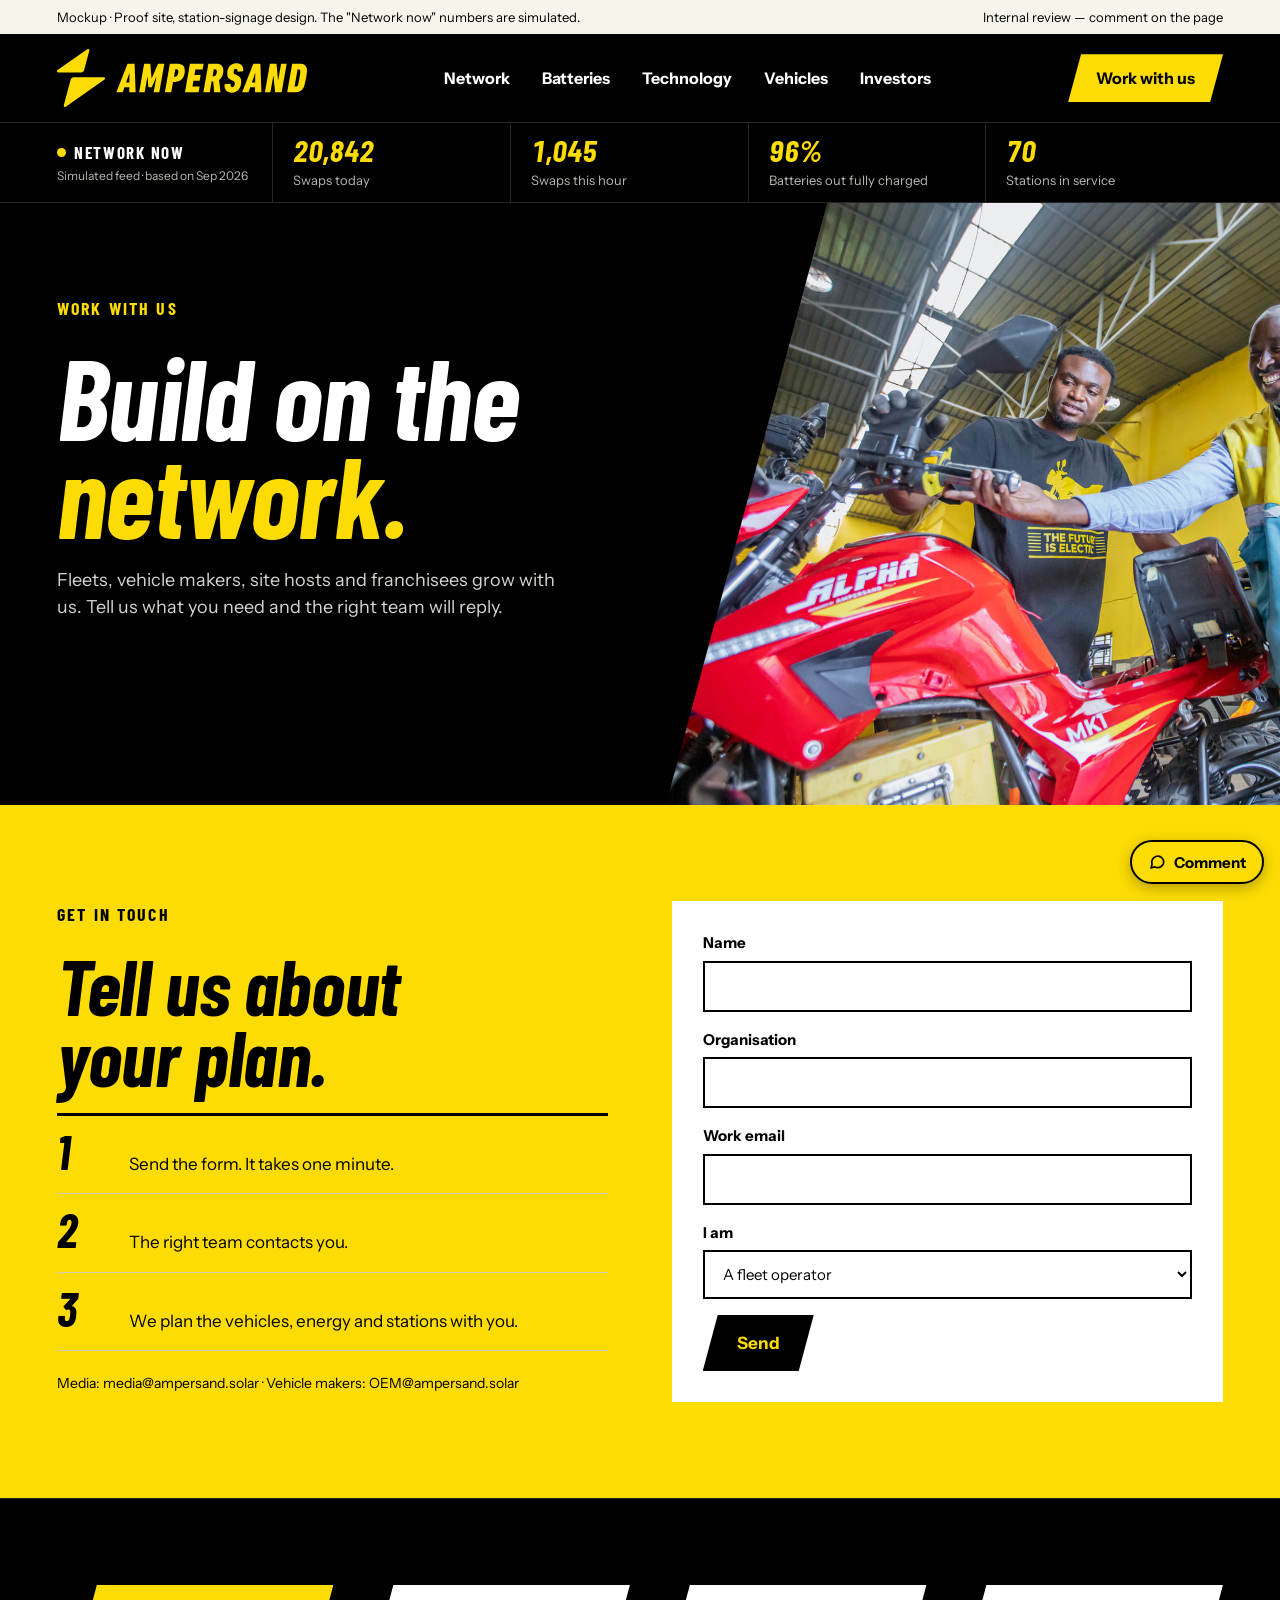
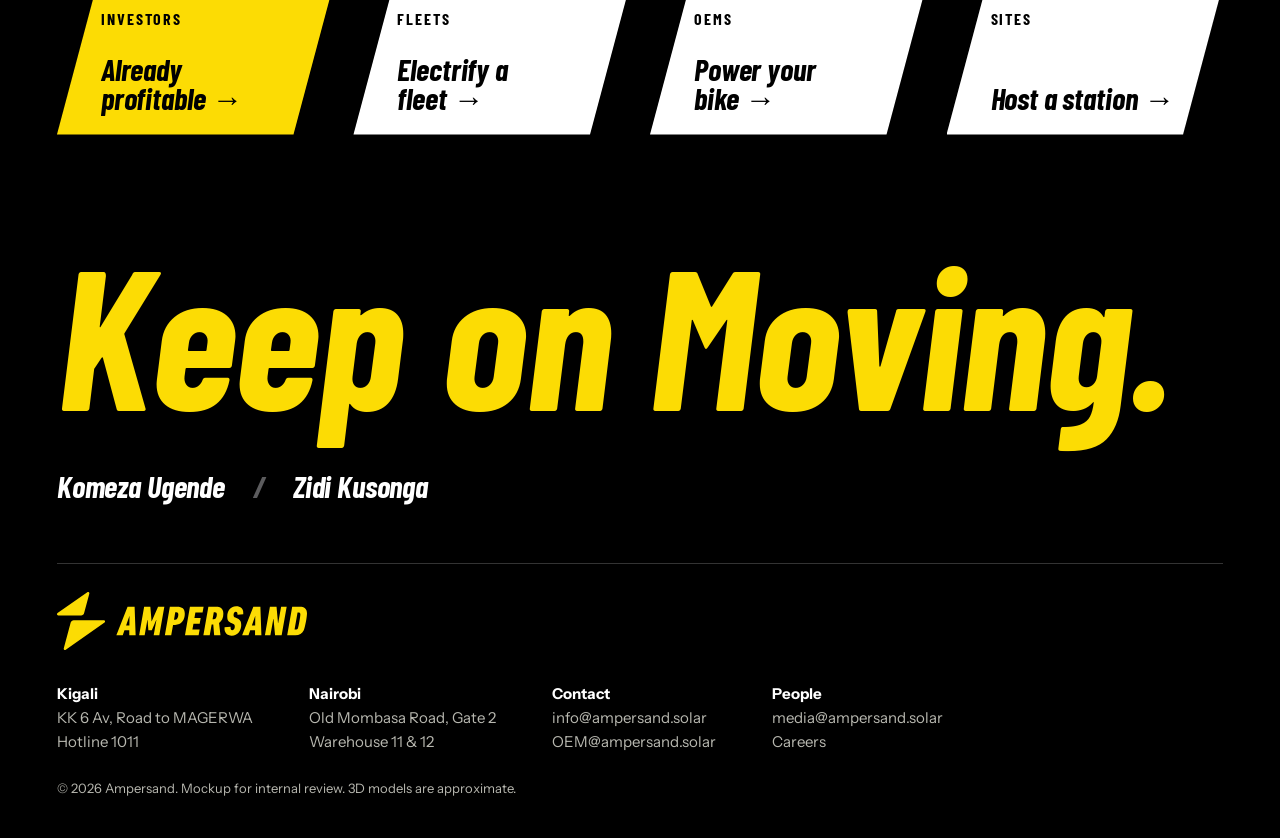
<file: proof/contact.html>
<!doctype html>
<html lang="en">
<head>
<meta charset="utf-8">
<meta name="viewport" content="width=device-width, initial-scale=1, viewport-fit=cover">
<title>Ampersand · Work with us</title>
<link rel="preconnect" href="https://fonts.googleapis.com">
<link rel="preconnect" href="https://fonts.gstatic.com" crossorigin>
<link rel="stylesheet" href="https://fonts.googleapis.com/css2?family=Barlow+Condensed:ital,wght@0,700;1,700&family=Instrument+Sans:wght@400;700&display=swap">
<link rel="stylesheet" href="assets/proof.css">
</head>
<body data-page="contact">
<div id="site-header"></div>

<main>
  <section class="hero short">
    <div class="wrap"><div class="copy">
      <div class="kicker" data-copy="contact.hero.kicker-1">Work with us</div>
      <h1 class="d" data-copy="contact.hero.h1-1">Build on the <span class="hl">network.</span></h1>
      <p class="lede" data-copy="contact.hero.lede-1">Fleets, vehicle makers, site hosts and franchisees grow with us. Tell us what you need and the right team will reply.</p>
    </div></div>
    <div class="pblade" style="--bl:52%;--fp:35% 50%"><img src="../assets/img/station-swap.jpg" alt="A station attendant hands a charged battery to a rider"></div>
  </section>

  <section class="sec s-yellow" id="request">
    <div class="wrap split top">
      <div class="stack">
        <div class="kicker" data-copy="contact.request.kicker-1">Get in touch</div>
        <h2 class="d" data-copy="contact.request.h2-1">Tell us about your plan.</h2>
        <ol class="steps">
          <li data-copy="contact.request.item-1">Send the form. It takes one minute.</li>
          <li data-copy="contact.request.item-2">The right team contacts you.</li>
          <li data-copy="contact.request.item-3">We plan the vehicles, energy and stations with you.</li>
        </ol>
        <p class="src" data-copy="contact.request.note-1">Media: media@ampersand.solar · Vehicle makers: OEM@ampersand.solar</p>
      </div>
      <form class="req" id="request-form">
        <label for="r-name"><span data-copy="contact.request.text-1">Name</span><input id="r-name" name="name" type="text" autocomplete="name" required></label>
        <label for="r-org"><span data-copy="contact.request.text-2">Organisation</span><input id="r-org" name="org" type="text" autocomplete="organization" required></label>
        <label for="r-mail"><span data-copy="contact.request.text-3">Work email</span><input id="r-mail" name="email" type="email" autocomplete="email" required></label>
        <label for="r-type"><span data-copy="contact.request.text-4">I am</span><select id="r-type" name="type">
          <option value="fleet" data-copy="contact.request.option-1">A fleet operator</option>
          <option value="oem" data-copy="contact.request.option-2">A vehicle maker (OEM)</option>
          <option value="site" data-copy="contact.request.option-3">A site host or franchisee</option>
          <option value="media" data-copy="contact.request.option-4">Media</option>
          <option value="other" data-copy="contact.request.option-5">Other</option>
        </select></label>
        <button class="btn k" type="submit" data-copy="contact.request.button-1">Send</button>
        <div class="ok-msg" id="request-ok" hidden data-copy="contact.request-ok.text-1">Message received. This is a mockup: the form does not send data.</div>
      </form>
    </div>
  </section>
</main>

<div id="site-footer"></div>
<script src="assets/data.js"></script>
<script src="assets/copy.js"></script>
<script src="assets/proof.js"></script>
</body>
</html>
</file>
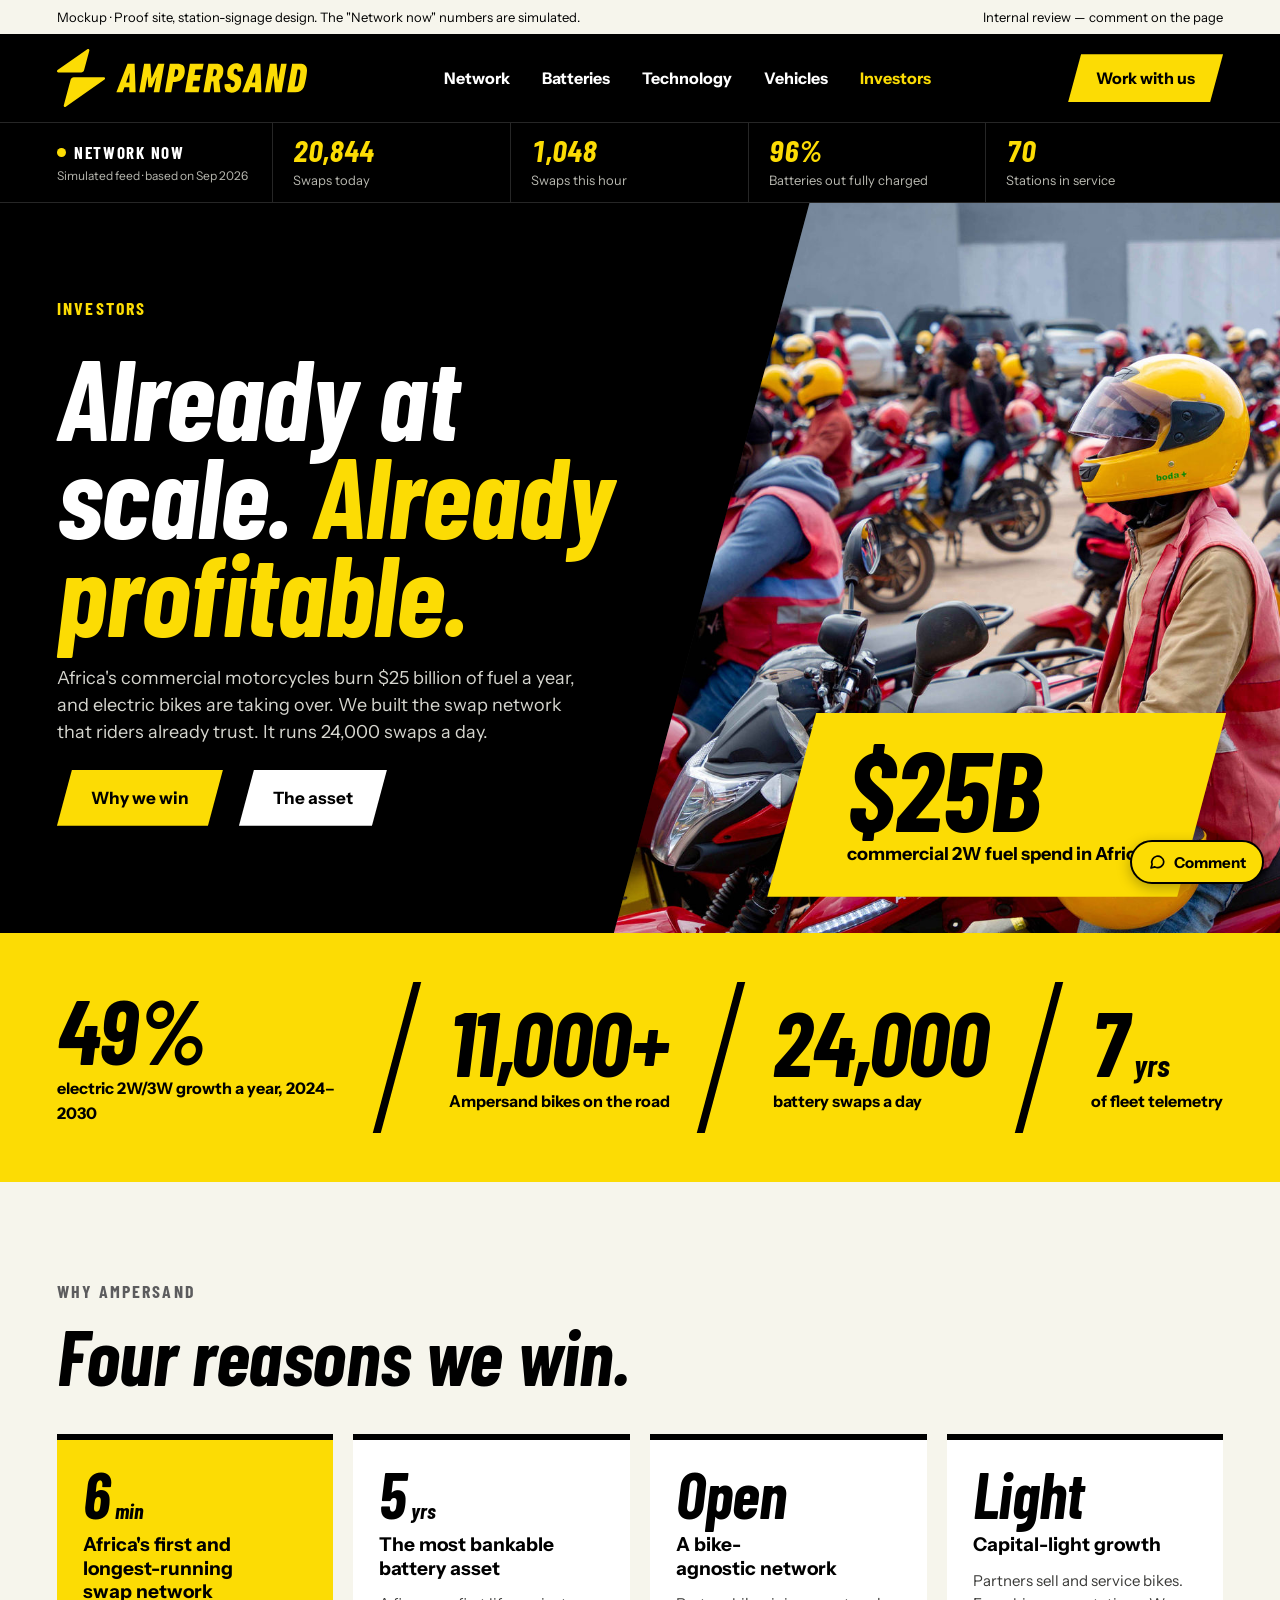
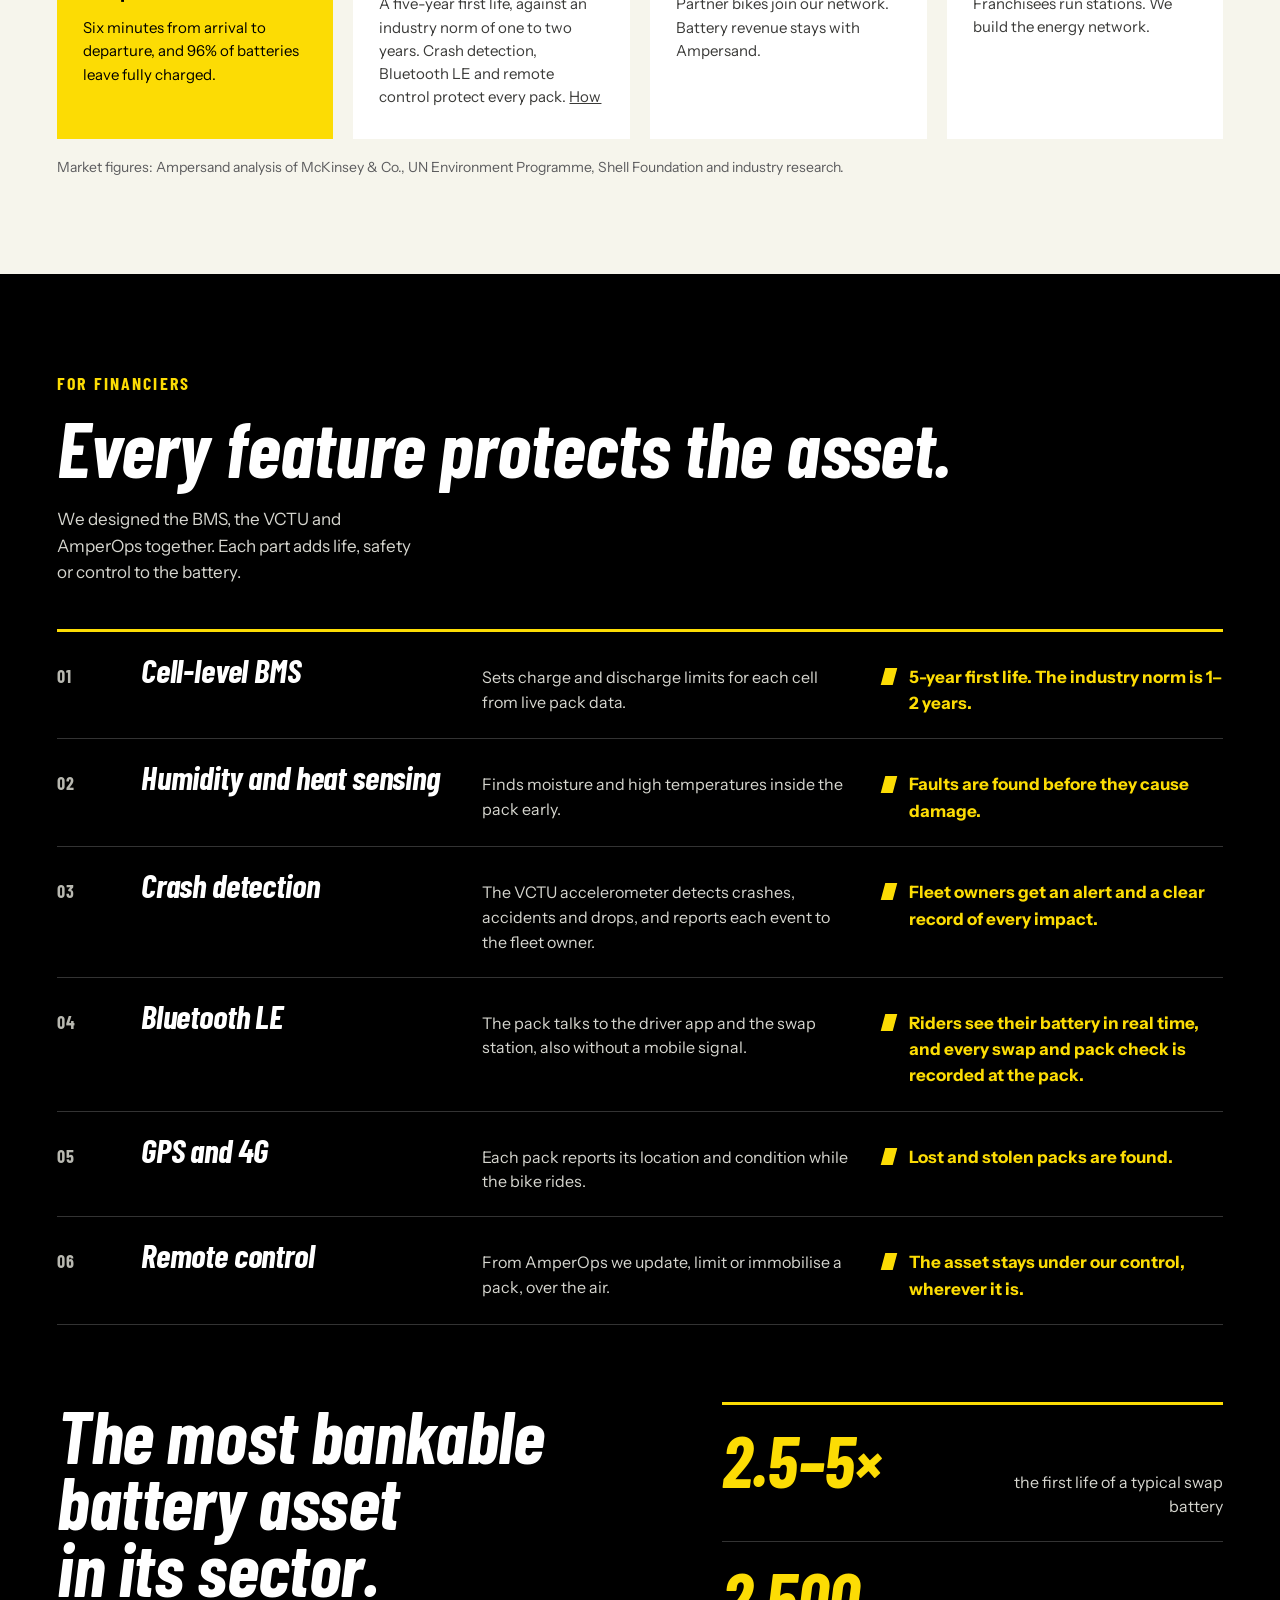
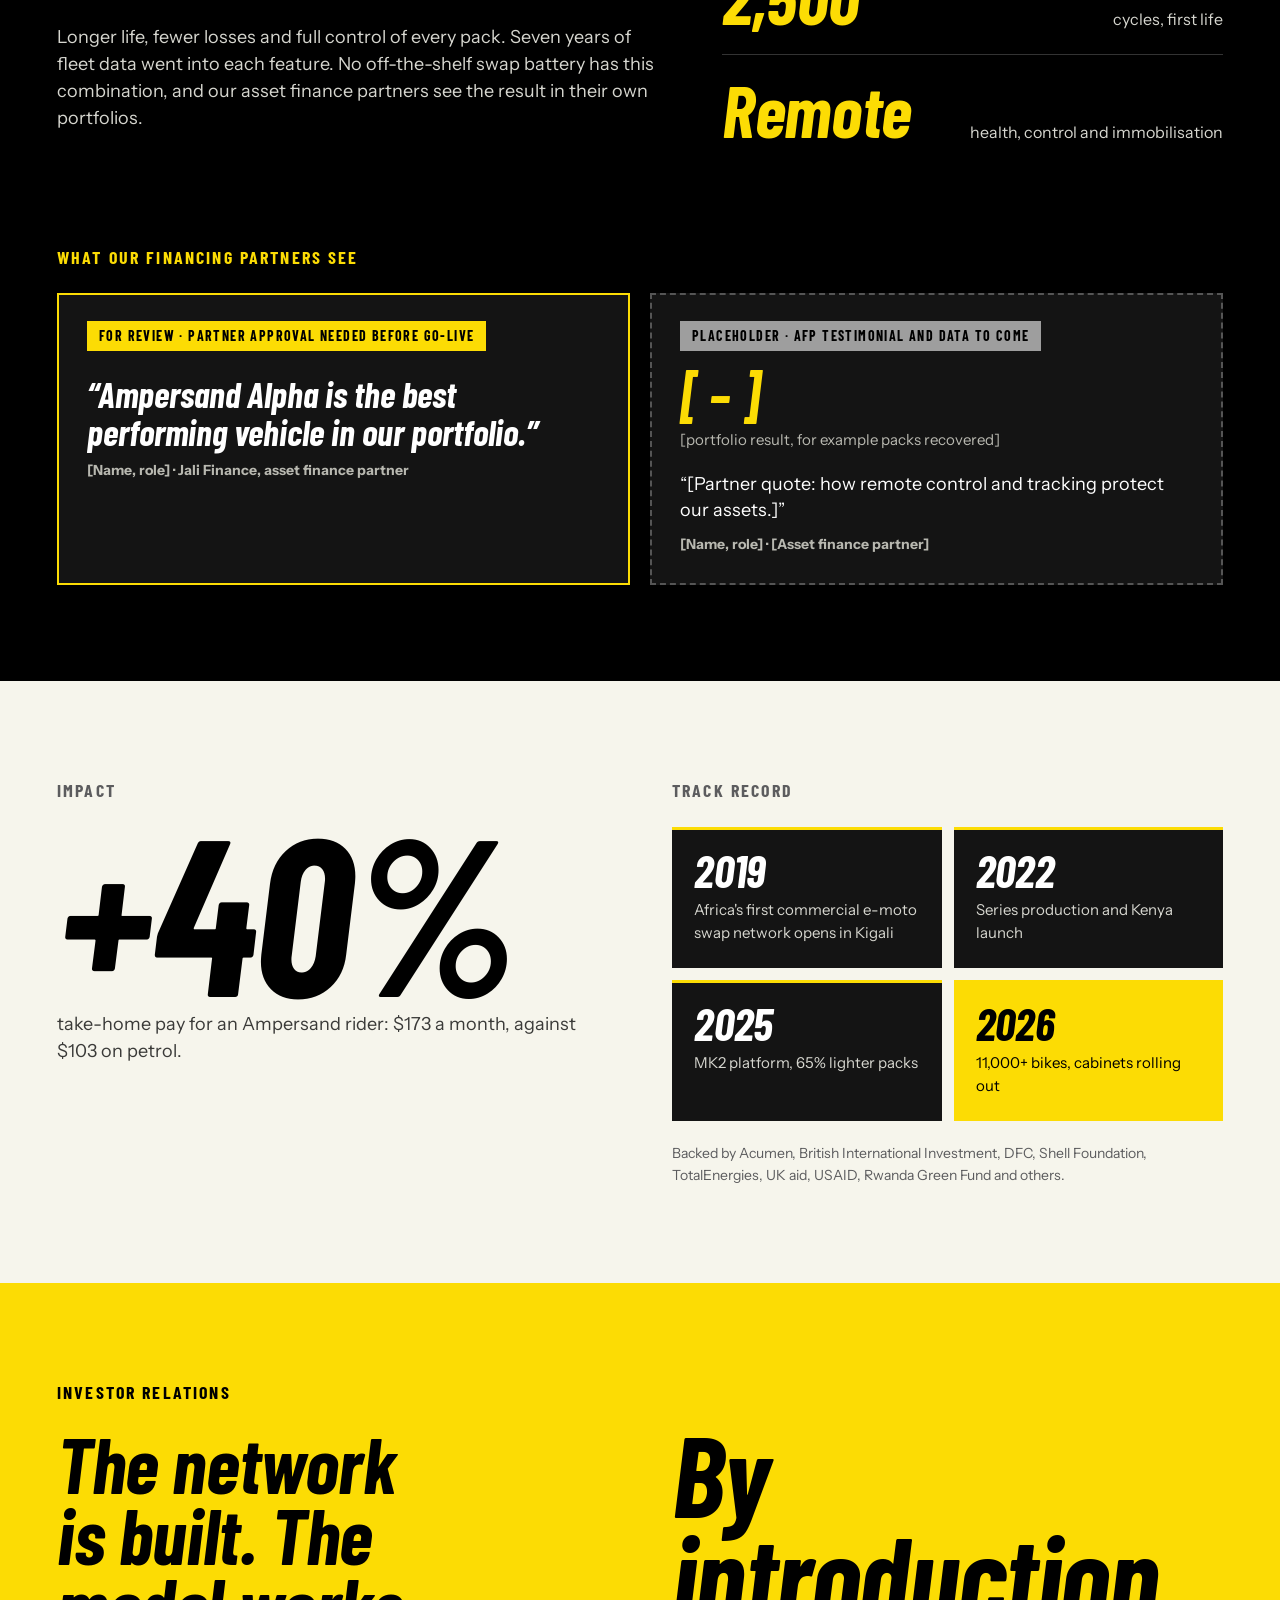
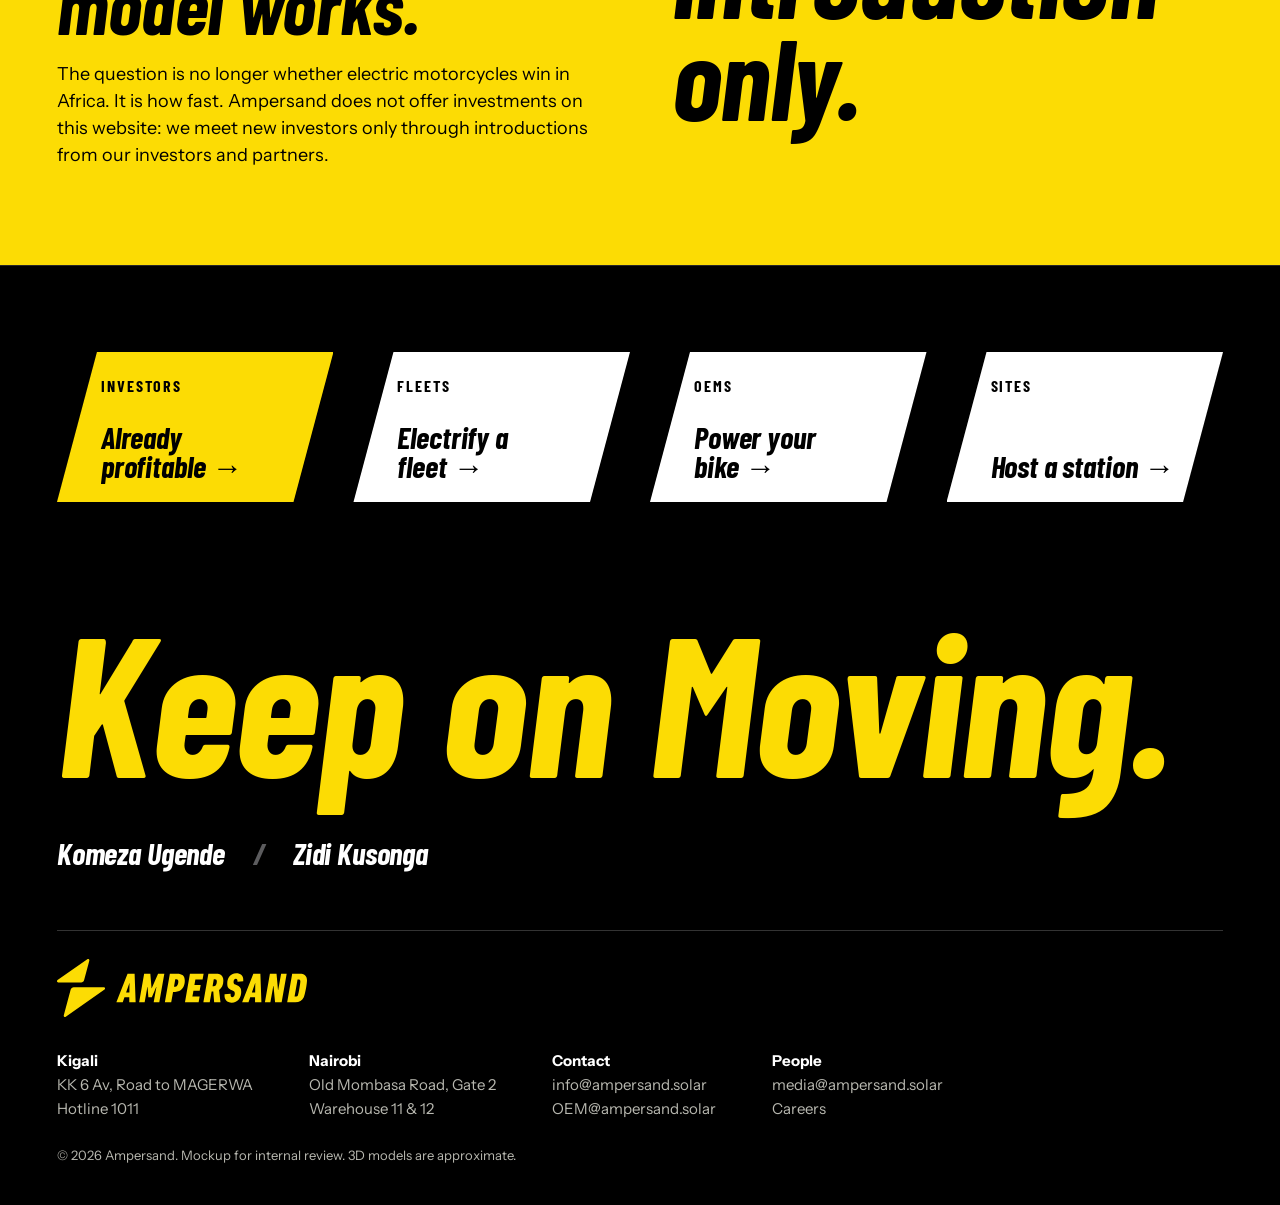
<file: proof/investors.html>
<!doctype html>
<html lang="en">
<head>
<meta charset="utf-8">
<meta name="viewport" content="width=device-width, initial-scale=1, viewport-fit=cover">
<title>Ampersand · Investors</title>
<link rel="preconnect" href="https://fonts.googleapis.com">
<link rel="preconnect" href="https://fonts.gstatic.com" crossorigin>
<link rel="stylesheet" href="https://fonts.googleapis.com/css2?family=Barlow+Condensed:ital,wght@0,700;1,700&family=Instrument+Sans:wght@400;700&display=swap">
<link rel="stylesheet" href="assets/proof.css">
</head>
<body data-page="investors">
<div id="site-header"></div>

<main>
  <section class="hero">
    <div class="wrap"><div class="copy">
      <div class="kicker" data-copy="investors.hero.kicker-1">Investors</div>
      <h1 class="d" data-copy="investors.hero.h1-1">Already at scale. <span class="hl">Already profitable.</span></h1>
      <p class="lede" data-copy="investors.hero.lede-1">Africa's commercial motorcycles burn $25 billion of fuel a year, and electric bikes are taking over. We built the swap network that riders already trust. It runs <span data-num="daily-swaps">24,000</span> swaps a day.</p>
      <div class="btns"><a class="btn" href="#why" data-copy="investors.hero.button-1">Why we win</a><a class="btn w" href="#bankable" data-copy="investors.hero.button-2">The asset</a></div>
    </div></div>
    <div class="pblade" style="--bl:48%;--fp:40% 50%"><img src="../assets/img/rider-crowd.jpg" alt="Hundreds of Ampersand riders gathered on their e-motos"></div>
    <div class="hstat"><div class="d" data-copy="investors.hero.big-1">$25B</div><div data-copy="investors.hero.text-1">commercial 2W fuel spend in Africa</div></div>
  </section>

  <div class="band"><div class="wrap">
    <div class="cell"><div class="n d" data-copy="investors.band.number-1">49%</div><div class="k" data-copy="investors.band.label-1">electric 2W/3W growth a year, 2024–2030</div></div>
    <div class="slash" aria-hidden="true"></div>
    <div class="cell"><div class="n d" data-copy="investors.band.number-2"><span data-num="bikes">11,000</span>+</div><div class="k" data-copy="investors.band.label-2">Ampersand bikes on the road</div></div>
    <div class="slash" aria-hidden="true"></div>
    <div class="cell"><div class="n d" data-copy="investors.band.number-3"><span data-num="daily-swaps">24,000</span></div><div class="k" data-copy="investors.band.label-3">battery swaps a day</div></div>
    <div class="slash" aria-hidden="true"></div>
    <div class="cell"><div class="n d" data-copy="investors.band.number-4">7<span class="u"> yrs</span></div><div class="k" data-copy="investors.band.label-4">of fleet telemetry</div></div>
  </div></div>

  <section class="sec s-chalk" id="why">
    <div class="wrap">
      <div class="shead"><div><div class="kicker" data-copy="investors.why.kicker-1">Why Ampersand</div><h2 class="d" data-copy="investors.why.h2-1">Four reasons we win.</h2></div></div>
      <div class="reasons">
        <div class="reason"><div class="d" data-copy="investors.why.big-1">6<span class="u"> min</span></div><h3 data-copy="investors.why.h3-1">Africa's first and longest-running swap network</h3><p data-copy="investors.why.text-1">Six minutes from arrival to departure, and <span data-num="charged">96%</span> of batteries leave fully charged.</p></div>
        <div class="reason"><div class="d" data-copy="investors.why.big-2">5<span class="u"> yrs</span></div><h3 data-copy="investors.why.h3-2">The most bankable battery asset</h3><p data-copy="investors.why.text-2">A five-year first life, against an industry norm of one to two years. Crash detection, Bluetooth LE and remote control protect every pack. <a href="#bankable">How</a></p></div>
        <div class="reason"><div class="d" data-copy="investors.why.big-3">Open</div><h3 data-copy="investors.why.h3-3">A bike-agnostic network</h3><p data-copy="investors.why.text-3">Partner bikes join our network. Battery revenue stays with Ampersand.</p></div>
        <div class="reason"><div class="d" data-copy="investors.why.big-4">Light</div><h3 data-copy="investors.why.h3-4">Capital-light growth</h3><p data-copy="investors.why.text-4">Partners sell and service bikes. Franchisees run stations. We build the energy network.</p></div>
      </div>
      <p class="src" style="margin-top:18px" data-copy="investors.why.note-1">Market figures: Ampersand analysis of McKinsey &amp; Co., UN Environment Programme, Shell Foundation and industry research.</p>
    </div>
  </section>

  <section class="sec s-ink" id="bankable">
    <div class="wrap">
      <div class="shead">
        <div><div class="kicker" data-copy="investors.bankable.kicker-1">For financiers</div><h2 class="d" data-copy="investors.bankable.h2-1">Every feature protects the asset.</h2></div>
        <p class="muted" data-copy="investors.bankable.text-1">We designed the BMS, the VCTU and AmperOps together. Each part adds life, safety or control to the battery.</p>
      </div>
      <ol class="chain">
        <li><span class="d" data-copy="investors.bankable.big-1">Cell-level BMS</span><span class="what" data-copy="investors.bankable.what-1">Sets charge and discharge limits for each cell from live pack data.</span><span class="gives" data-copy="investors.bankable.gives-1">5-year first life. The industry norm is 1–2 years.</span></li>
        <li><span class="d" data-copy="investors.bankable.big-2">Humidity and heat sensing</span><span class="what" data-copy="investors.bankable.what-2">Finds moisture and high temperatures inside the pack early.</span><span class="gives" data-copy="investors.bankable.gives-2">Faults are found before they cause damage.</span></li>
        <li><span class="d" data-copy="investors.bankable.big-3">Crash detection</span><span class="what" data-copy="investors.bankable.what-3">The VCTU accelerometer detects crashes, accidents and drops, and reports each event to the fleet owner.</span><span class="gives" data-copy="investors.bankable.gives-3">Fleet owners get an alert and a clear record of every impact.</span></li>
        <li><span class="d" data-copy="investors.bankable.big-4">Bluetooth LE</span><span class="what" data-copy="investors.bankable.what-4">The pack talks to the driver app and the swap station, also without a mobile signal.</span><span class="gives" data-copy="investors.bankable.gives-4">Riders see their battery in real time, and every swap and pack check is recorded at the pack.</span></li>
        <li><span class="d" data-copy="investors.bankable.big-5">GPS and 4G</span><span class="what" data-copy="investors.bankable.what-5">Each pack reports its location and condition while the bike rides.</span><span class="gives" data-copy="investors.bankable.gives-5">Lost and stolen packs are found.</span></li>
        <li><span class="d" data-copy="investors.bankable.big-6">Remote control</span><span class="what" data-copy="investors.bankable.what-6">From AmperOps we update, limit or immobilise a pack, over the air.</span><span class="gives" data-copy="investors.bankable.gives-6">The asset stays under our control, wherever it is.</span></li>
      </ol>
      <div class="verdict">
        <div class="stack">
          <h2 class="d" data-copy="investors.bankable.h2-2">The most bankable battery asset in its sector.</h2>
          <p class="lede muted" data-copy="investors.bankable.lede-1">Longer life, fewer losses and full control of every pack. Seven years of fleet data went into each feature. No off-the-shelf swap battery has this combination, and our asset finance partners see the result in their own portfolios.</p>
        </div>
        <div class="biglist">
          <div><span class="d" data-copy="investors.bankable.big-7">2.5–5×</span><span data-copy="investors.bankable.text-2">the first life of a typical swap battery</span></div>
          <div><span class="d" data-copy="investors.bankable.big-8">2,500</span><span data-copy="investors.bankable.text-3">cycles, first life</span></div>
          <div><span class="d" data-copy="investors.bankable.big-9">Remote</span><span data-copy="investors.bankable.text-4">health, control and immobilisation</span></div>
        </div>
      </div>
      <div class="afp" aria-label="Asset finance partner testimonials (placeholders)">
        <div class="kicker" data-copy="investors.bankable.kicker-2">What our financing partners see</div>
        <div class="afp-grid">
          <figure class="afp-card quote">
            <span class="ph review" data-copy="investors.bankable.badge-1">For review · partner approval needed before go-live</span>
            <blockquote data-copy="investors.bankable.quote-1">“Ampersand Alpha is the best performing vehicle in our portfolio.”</blockquote>
            <figcaption data-copy="investors.bankable.caption-1">[Name, role] · Jali Finance, asset finance partner</figcaption>
          </figure>
          <figure class="afp-card">
            <span class="ph" data-copy="investors.bankable.badge-2">Placeholder · AFP testimonial and data to come</span>
            <div class="d" data-copy="investors.bankable.big-10">[ – ]</div><div class="metric" data-copy="investors.bankable.metric-1">[portfolio result, for example packs recovered]</div>
            <blockquote data-copy="investors.bankable.quote-2">“[Partner quote: how remote control and tracking protect our assets.]”</blockquote>
            <figcaption data-copy="investors.bankable.caption-2">[Name, role] · [Asset finance partner]</figcaption>
          </figure>
        </div>
      </div>
    </div>
  </section>
  <section class="sec s-chalk" id="impact">
    <div class="wrap split top">
      <div class="stack tight">
        <div class="kicker" data-copy="investors.impact.kicker-1">Impact</div>
        <div class="d xl" data-copy="investors.impact.big-1">+40%</div>
        <p class="lede muted" data-copy="investors.impact.lede-1">take-home pay for an Ampersand rider: $173 a month, against $103 on petrol.</p>
      </div>
      <div class="stack">
        <div class="kicker" data-copy="investors.impact.kicker-2">Track record</div>
        <div class="years">
          <div><div class="d" data-copy="investors.impact.big-2">2019</div><p data-copy="investors.impact.text-1">Africa's first commercial e-moto swap network opens in Kigali</p></div>
          <div><div class="d" data-copy="investors.impact.big-3">2022</div><p data-copy="investors.impact.text-2">Series production and Kenya launch</p></div>
          <div><div class="d" data-copy="investors.impact.big-4">2025</div><p data-copy="investors.impact.text-3">MK2 platform, 65% lighter packs</p></div>
          <div><div class="d" data-copy="investors.impact.big-5">2026</div><p data-copy="investors.impact.text-4"><span data-num="bikes">11,000</span>+ bikes, cabinets rolling out</p></div>
        </div>
        <p class="src" data-copy="investors.impact.note-1">Backed by Acumen, British International Investment, DFC, Shell Foundation, TotalEnergies, UK aid, USAID, Rwanda Green Fund and others.</p>
      </div>
    </div>
  </section>

  <section class="sec s-yellow" id="introductions">
    <div class="wrap split">
      <div class="stack">
        <div class="kicker" data-copy="investors.introductions.kicker-1">Investor relations</div>
        <h2 class="d" data-copy="investors.introductions.h2-1">The network is built. The model works.</h2>
        <p class="lede" data-copy="investors.introductions.lede-1">The question is no longer whether electric motorcycles win in Africa. It is how fast. Ampersand does not offer investments on this website: we meet new investors only through introductions from our investors and partners.</p>
      </div>
      <div class="d xl" style="font-size:clamp(72px,9vw,128px);line-height:.88" data-copy="investors.introductions.big-1">By introduction only.</div>
    </div>
  </section>
</main>

<div id="site-footer"></div>
<script src="assets/data.js"></script>
<script src="assets/copy.js"></script>
<script src="assets/proof.js"></script>
</body>
</html>
</file>
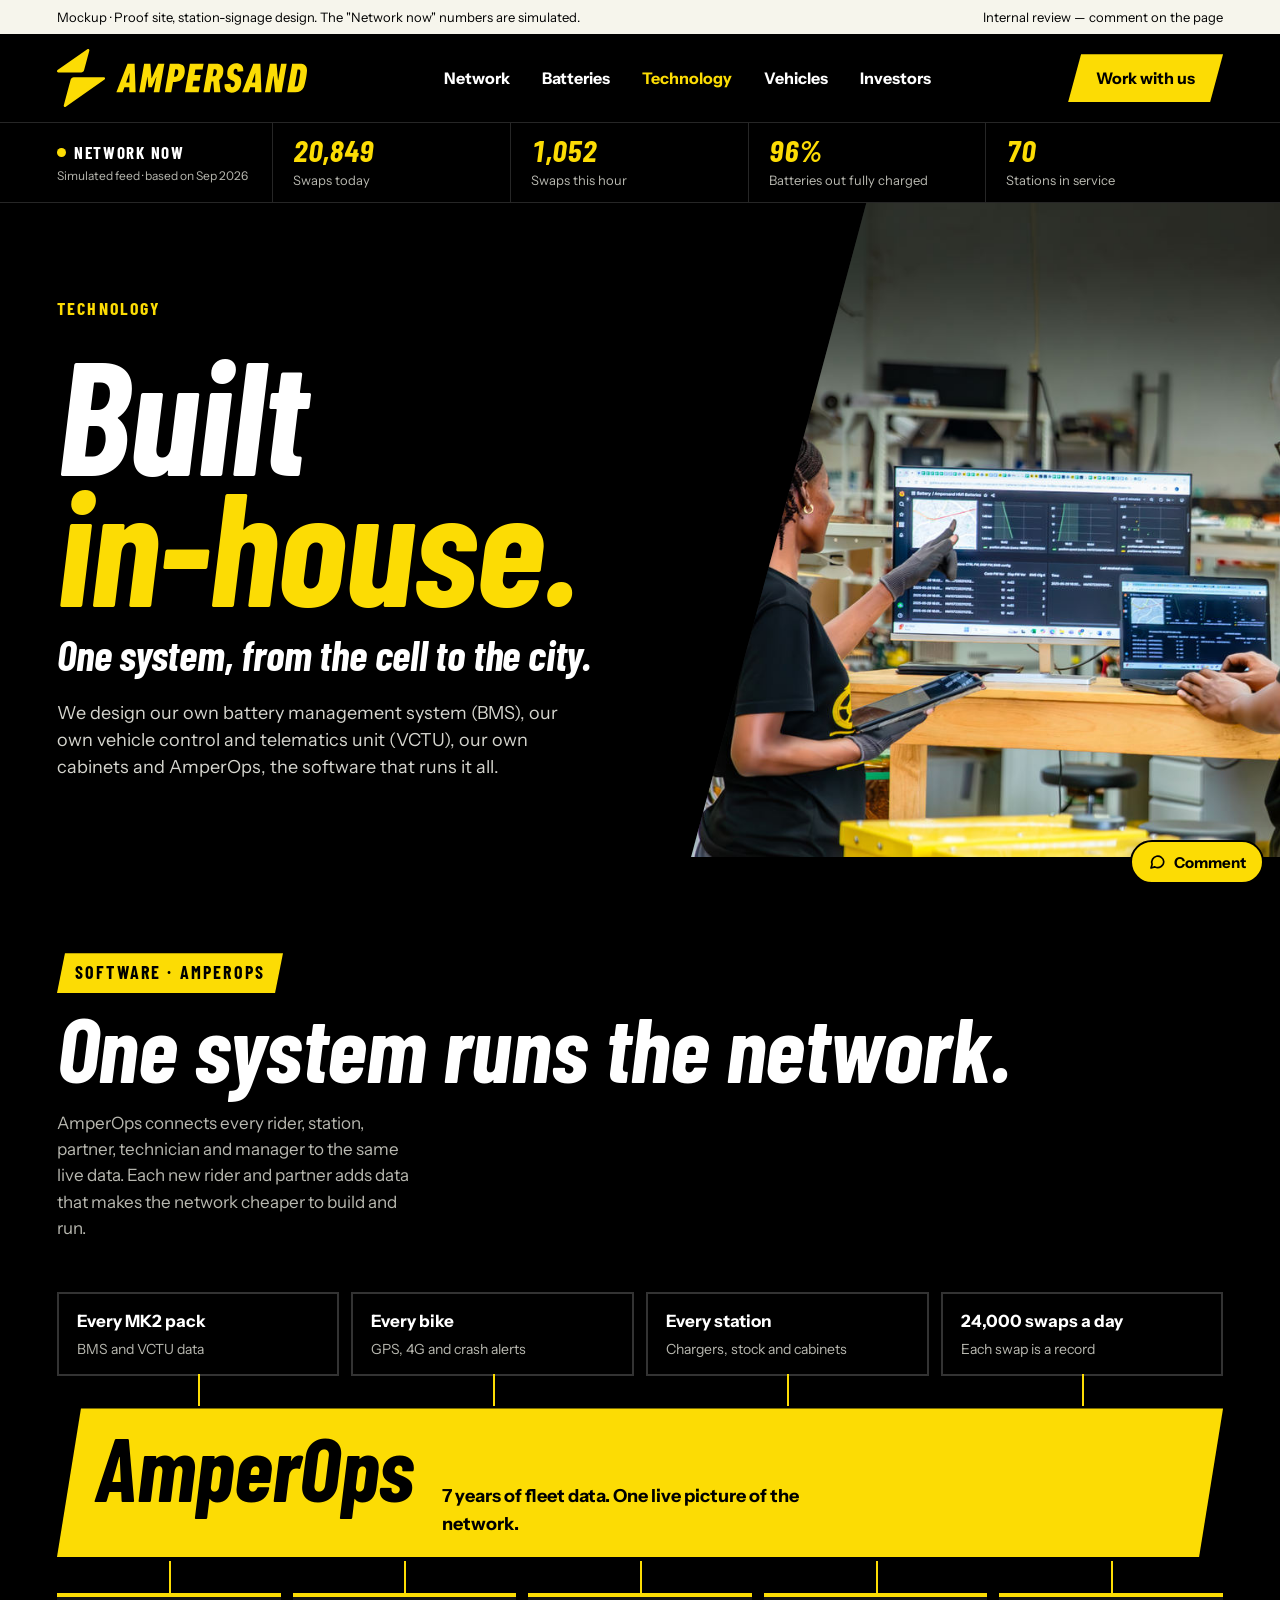
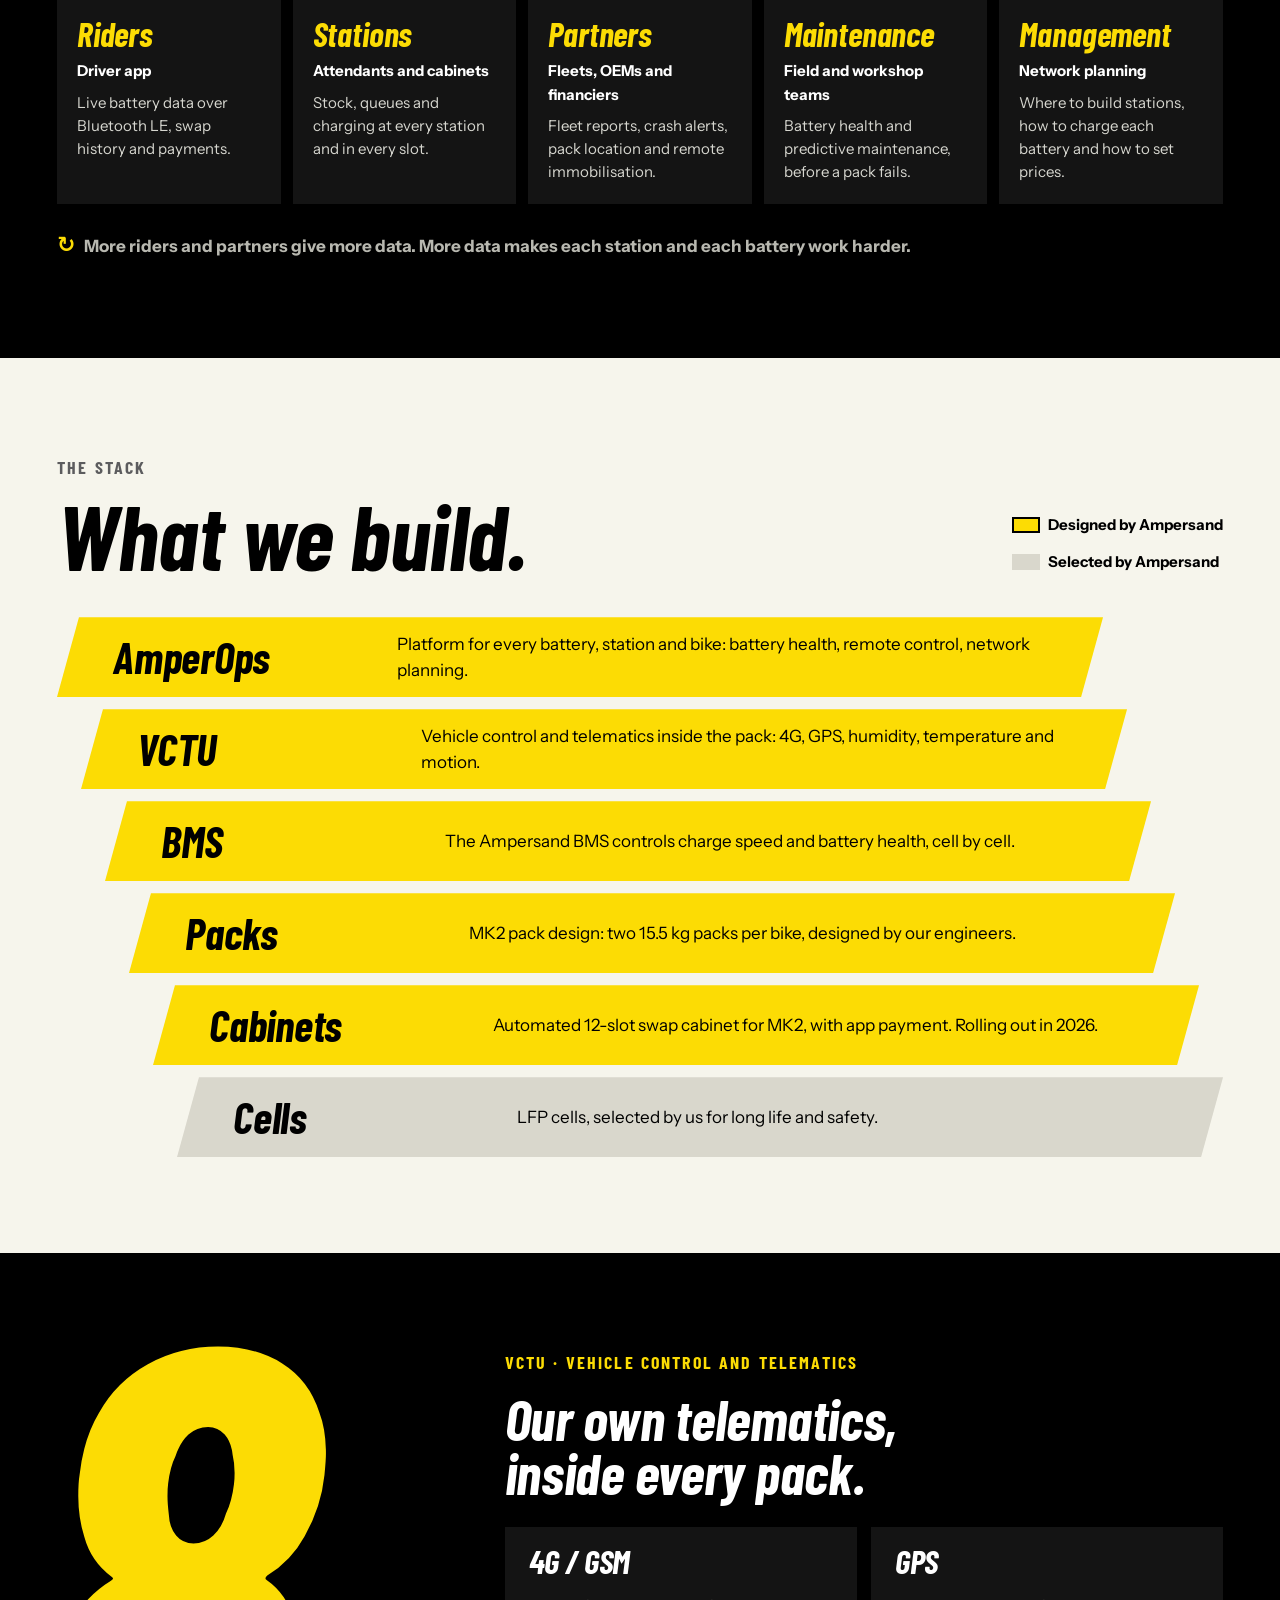
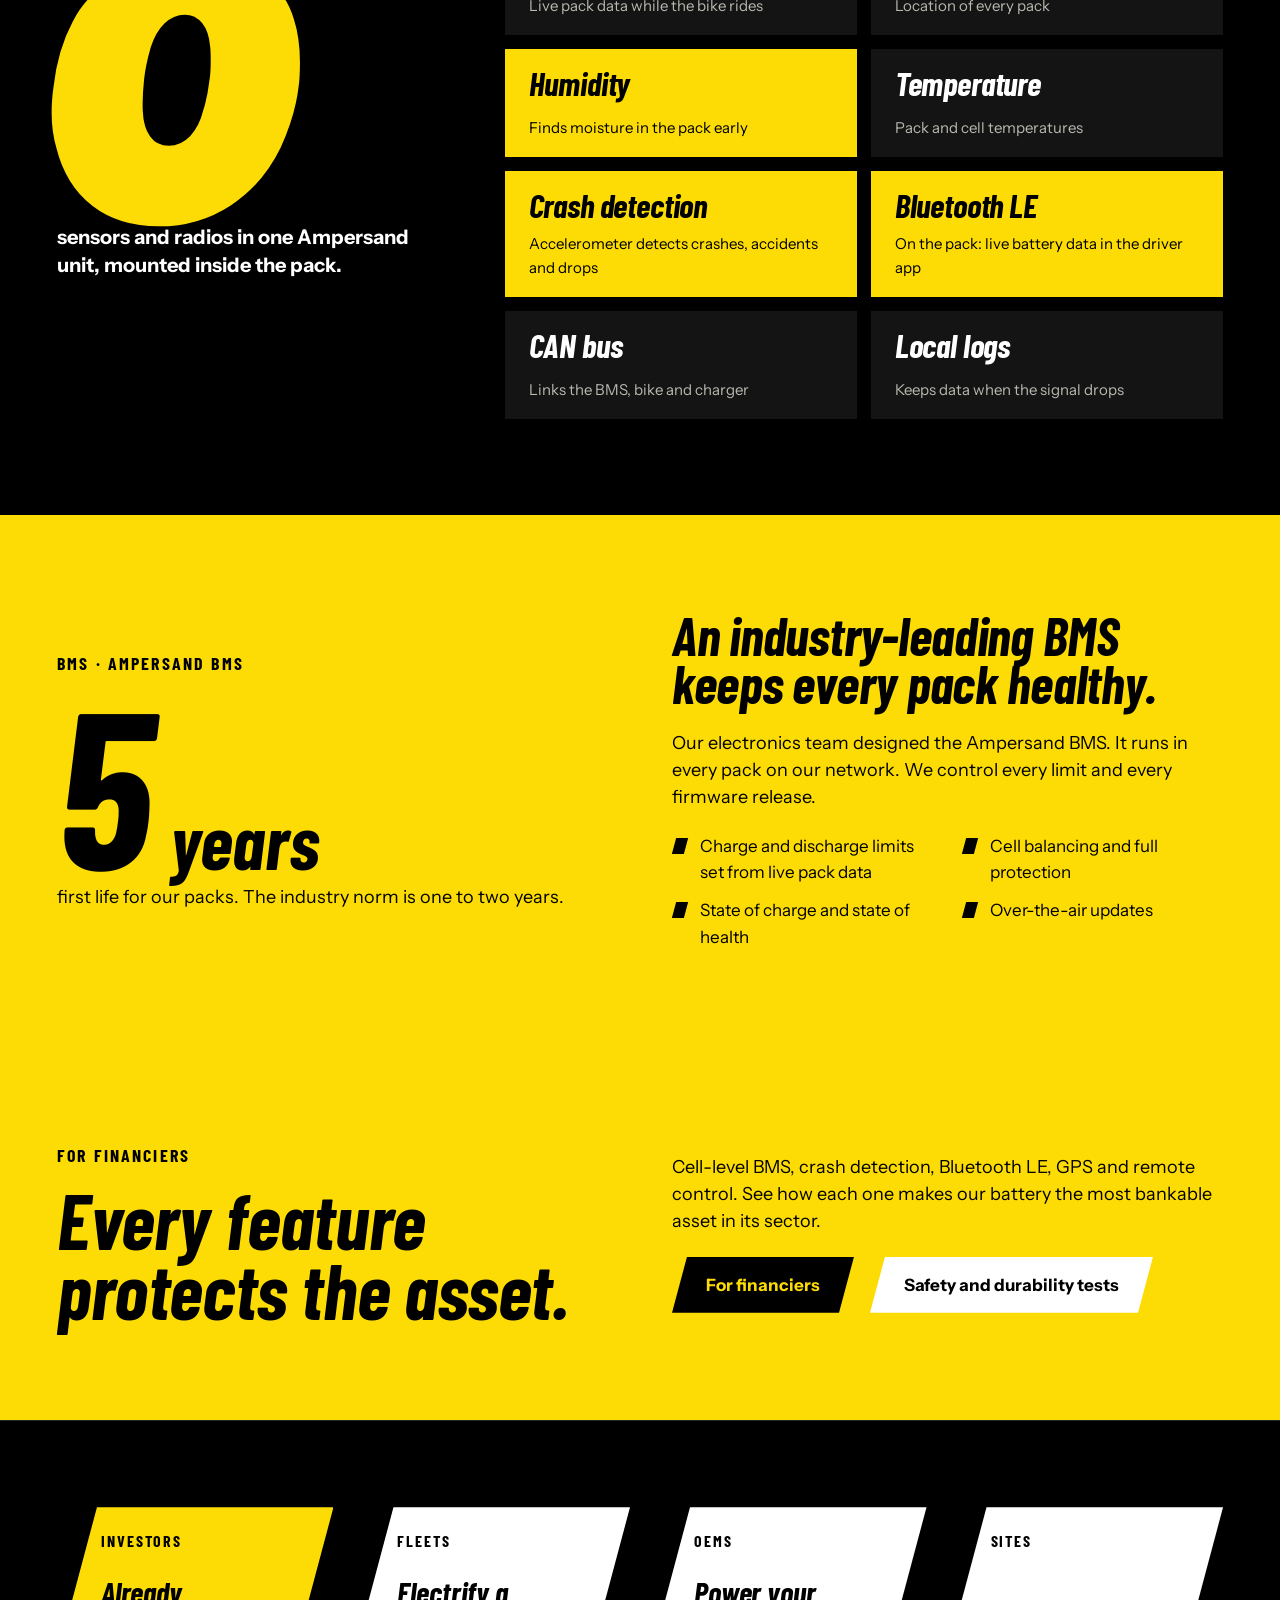
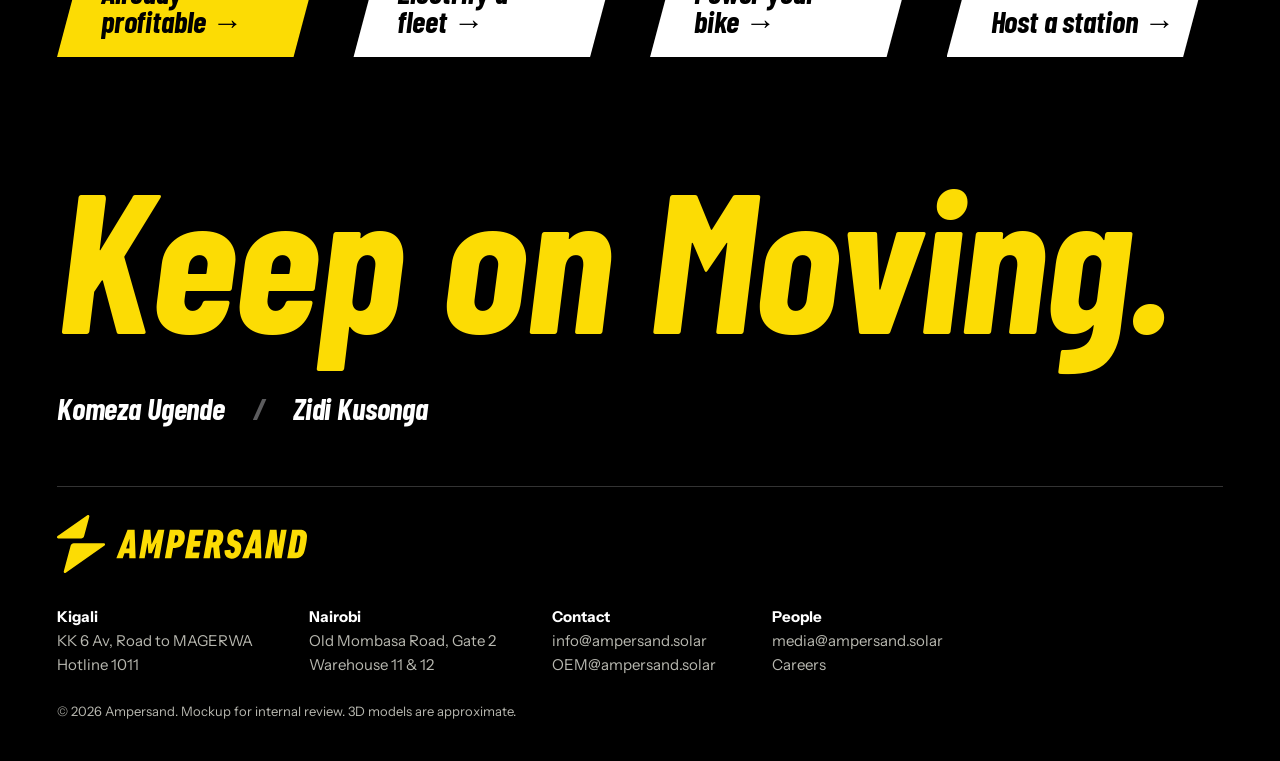
<file: proof/technology.html>
<!doctype html>
<html lang="en">
<head>
<meta charset="utf-8">
<meta name="viewport" content="width=device-width, initial-scale=1, viewport-fit=cover">
<title>Ampersand · Technology</title>
<link rel="preconnect" href="https://fonts.googleapis.com">
<link rel="preconnect" href="https://fonts.gstatic.com" crossorigin>
<link rel="stylesheet" href="https://fonts.googleapis.com/css2?family=Barlow+Condensed:ital,wght@0,700;1,700&family=Instrument+Sans:wght@400;700&display=swap">
<link rel="stylesheet" href="assets/proof.css">
</head>
<body data-page="technology">
<div id="site-header"></div>

<main>
  <section class="hero short">
    <div class="wrap"><div class="copy">
      <div class="kicker" data-copy="technology.hero.kicker-1">Technology</div>
      <h1 class="d" style="font-size:clamp(84px,12.5vw,180px);line-height:.82" data-copy="technology.hero.h1-1">Built <span class="hl nw">in-house.</span></h1>
      <div class="d" style="font-size:clamp(30px,3.3vw,48px);line-height:1" data-copy="technology.hero.big-1">One system, from the cell to the city.</div>
      <p class="lede" data-copy="technology.hero.lede-1">We design our own battery management system (BMS), our own vehicle control and telematics unit (VCTU), our own cabinets and AmperOps, the software that runs it all.</p>
    </div></div>
    <div class="pblade" style="--bl:54%;--fp:25% 50%"><img src="../assets/img/engineering-lab.jpg" alt="Ampersand engineers testing electronics in the lab"></div>
  </section>

  <section class="sec s-ink" id="amperops">
    <div class="wrap">
      <div class="shead">
        <div><div class="flag" data-copy="technology.amperops.flag-1">Software · AmperOps</div><h2 class="d" style="font-size:clamp(56px,7.2vw,104px);line-height:.85" data-copy="technology.amperops.h2-1">One system runs the network.</h2></div>
        <p class="muted" style="color:var(--on-ink-2)" data-copy="technology.amperops.text-1">AmperOps connects every rider, station, partner, technician and manager to the same live data. Each new rider and partner adds data that makes the network cheaper to build and run.</p>
      </div>
      <div class="sys" role="group" aria-label="AmperOps system: data from packs, bikes and stations goes into AmperOps, and AmperOps serves riders, stations, partners, maintenance and management">
        <ul class="sys-in">
          <li><b data-copy="technology.amperops.b-1">Every MK2 pack</b><span data-copy="technology.amperops.text-2">BMS and VCTU data</span></li>
          <li><b data-copy="technology.amperops.b-2">Every bike</b><span data-copy="technology.amperops.text-3">GPS, 4G and crash alerts</span></li>
          <li><b data-copy="technology.amperops.b-3">Every station</b><span data-copy="technology.amperops.text-4">Chargers, stock and cabinets</span></li>
          <li><b data-copy="technology.amperops.b-4"><span data-num="daily-swaps">24,000</span> swaps a day</b><span data-copy="technology.amperops.text-5">Each swap is a record</span></li>
        </ul>
        <div class="sys-hub">
          <span class="d" data-copy="technology.amperops.big-1">AmperOps</span>
          <span data-copy="technology.amperops.text-6">7 years of fleet data. One live picture of the network.</span>
        </div>
        <ol class="sys-out">
          <li><span class="d" data-copy="technology.amperops.big-2">Riders</span><b data-copy="technology.amperops.b-5">Driver app</b><p data-copy="technology.amperops.text-7">Live battery data over Bluetooth LE, swap history and payments.</p></li>
          <li><span class="d" data-copy="technology.amperops.big-3">Stations</span><b data-copy="technology.amperops.b-6">Attendants and cabinets</b><p data-copy="technology.amperops.text-8">Stock, queues and charging at every station and in every slot.</p></li>
          <li><span class="d" data-copy="technology.amperops.big-4">Partners</span><b data-copy="technology.amperops.b-7">Fleets, OEMs and financiers</b><p data-copy="technology.amperops.text-9">Fleet reports, crash alerts, pack location and remote immobilisation.</p></li>
          <li><span class="d" data-copy="technology.amperops.big-5">Maintenance</span><b data-copy="technology.amperops.b-8">Field and workshop teams</b><p data-copy="technology.amperops.text-10">Battery health and predictive maintenance, before a pack fails.</p></li>
          <li><span class="d" data-copy="technology.amperops.big-6">Management</span><b data-copy="technology.amperops.b-9">Network planning</b><p data-copy="technology.amperops.text-11">Where to build stations, how to charge each battery and how to set prices.</p></li>
        </ol>
        <p class="sys-loop" data-copy="technology.amperops.text-12"><span aria-hidden="true">↻</span> More riders and partners give more data. More data makes each station and each battery work harder.</p>
      </div>
    </div>
  </section>

  <section class="sec s-chalk" id="stack">
    <div class="wrap">
      <div class="shead">
        <div><div class="kicker" data-copy="technology.stack.kicker-1">The stack</div><h2 class="d" style="font-size:clamp(56px,7.2vw,104px);line-height:.85" data-copy="technology.stack.h2-1">What we build.</h2></div>
        <div class="legend"><span data-copy="technology.stack.text-1"><i></i>Designed by Ampersand</span><span data-copy="technology.stack.text-2"><i class="g"></i>Selected by Ampersand</span></div>
      </div>
      <div class="layers">
        <div class="layer" style="--i:0"><span class="d" data-copy="technology.stack.big-1">AmperOps</span><p data-copy="technology.stack.text-3">Platform for every battery, station and bike: battery health, remote control, network planning.</p></div>
        <div class="layer" style="--i:1"><span class="d" data-copy="technology.stack.big-2">VCTU</span><p data-copy="technology.stack.text-4">Vehicle control and telematics inside the pack: 4G, GPS, humidity, temperature and motion.</p></div>
        <div class="layer" style="--i:2"><span class="d" data-copy="technology.stack.big-3">BMS</span><p data-copy="technology.stack.text-5">The Ampersand BMS controls charge speed and battery health, cell by cell.</p></div>
        <div class="layer" style="--i:3"><span class="d" data-copy="technology.stack.big-4">Packs</span><p data-copy="technology.stack.text-6">MK2 pack design: two 15.5 kg packs per bike, designed by our engineers.</p></div>
        <div class="layer" style="--i:4"><span class="d" data-copy="technology.stack.big-5">Cabinets</span><p data-copy="technology.stack.text-7">Automated 12-slot swap cabinet for MK2, with app payment. Rolling out in 2026.</p></div>
        <div class="layer g" style="--i:5"><span class="d" data-copy="technology.stack.big-6">Cells</span><p data-copy="technology.stack.text-8">LFP cells, selected by us for long life and safety.</p></div>
      </div>
    </div>
  </section>

  <section class="sec s-ink" id="vctu">
    <div class="wrap vctu">
      <div>
        <div class="giant d" aria-hidden="true" data-copy="technology.vctu.giant-1">8</div>
        <p data-copy="technology.vctu.text-1">sensors and radios in one Ampersand unit, mounted inside the pack.</p>
      </div>
      <div class="stack" style="gap:28px">
        <div class="stack tight"><div class="kicker" data-copy="technology.vctu.kicker-1">VCTU · vehicle control and telematics</div><h2 class="d" style="font-size:clamp(40px,4.45vw,64px);line-height:.95" data-copy="technology.vctu.h2-1">Our own telematics, inside every pack.</h2></div>
        <div class="sensors">
          <div class="sensor"><span class="d" data-copy="technology.vctu.big-1">4G / GSM</span><span data-copy="technology.vctu.text-2">Live pack data while the bike rides</span></div>
          <div class="sensor"><span class="d" data-copy="technology.vctu.big-2">GPS</span><span data-copy="technology.vctu.text-3">Location of every pack</span></div>
          <div class="sensor y"><span class="d" data-copy="technology.vctu.big-3">Humidity</span><span data-copy="technology.vctu.text-4">Finds moisture in the pack early</span></div>
          <div class="sensor"><span class="d" data-copy="technology.vctu.big-4">Temperature</span><span data-copy="technology.vctu.text-5">Pack and cell temperatures</span></div>
          <div class="sensor y"><span class="d" data-copy="technology.vctu.big-5">Crash detection</span><span data-copy="technology.vctu.text-6">Accelerometer detects crashes, accidents and drops</span></div>
          <div class="sensor y"><span class="d" data-copy="technology.vctu.big-6">Bluetooth LE</span><span data-copy="technology.vctu.text-7">On the pack: live battery data in the driver app</span></div>
          <div class="sensor"><span class="d" data-copy="technology.vctu.big-7">CAN bus</span><span data-copy="technology.vctu.text-8">Links the BMS, bike and charger</span></div>
          <div class="sensor"><span class="d" data-copy="technology.vctu.big-8">Local logs</span><span data-copy="technology.vctu.text-9">Keeps data when the signal drops</span></div>
        </div>
      </div>
    </div>
  </section>

  <section class="sec s-yellow" id="bms">
    <div class="wrap split">
      <div class="stack tight">
        <div class="kicker" data-copy="technology.bms.kicker-1">BMS · Ampersand BMS</div>
        <div class="d xl" data-copy="technology.bms.big-1">5<span class="u"> years</span></div>
        <p class="lede" data-copy="technology.bms.lede-1">first life for our packs. The industry norm is one to two years.</p>
      </div>
      <div class="stack">
        <h2 class="d" style="font-size:clamp(40px,4.2vw,60px)" data-copy="technology.bms.h2-1">An industry-leading BMS keeps every pack healthy.</h2>
        <p class="lede" data-copy="technology.bms.lede-2">Our electronics team designed the Ampersand BMS. It runs in every pack on our network. We control every limit and every firmware release.</p>
        <ul class="ticks">
          <li data-copy="technology.bms.item-1">Charge and discharge limits set from live pack data</li>
          <li data-copy="technology.bms.item-2">Cell balancing and full protection</li>
          <li data-copy="technology.bms.item-3">State of charge and state of health</li>
          <li data-copy="technology.bms.item-4">Over-the-air updates</li>
        </ul>
      </div>
    </div>
  </section>


  <section class="sec s-yellow" id="bankable-link">
    <div class="wrap split">
      <div class="stack tight">
        <div class="kicker" data-copy="technology.bankable-link.kicker-1">For financiers</div>
        <h2 class="d" data-copy="technology.bankable-link.h2-1">Every feature protects the asset.</h2>
      </div>
      <div class="stack">
        <p class="lede" data-copy="technology.bankable-link.lede-1">Cell-level BMS, crash detection, Bluetooth LE, GPS and remote control. See how each one makes our battery the most bankable asset in its sector.</p>
        <div class="btns"><a class="btn k" href="investors.html#bankable" data-copy="technology.bankable-link.button-1">For financiers</a><a class="btn w" href="batteries.html#tests" data-copy="technology.bankable-link.button-2">Safety and durability tests</a></div>
      </div>
    </div>
  </section>
</main>

<div id="site-footer"></div>
<script src="assets/data.js"></script>
<script src="assets/copy.js"></script>
<script src="assets/proof.js"></script>
</body>
</html>
</file>
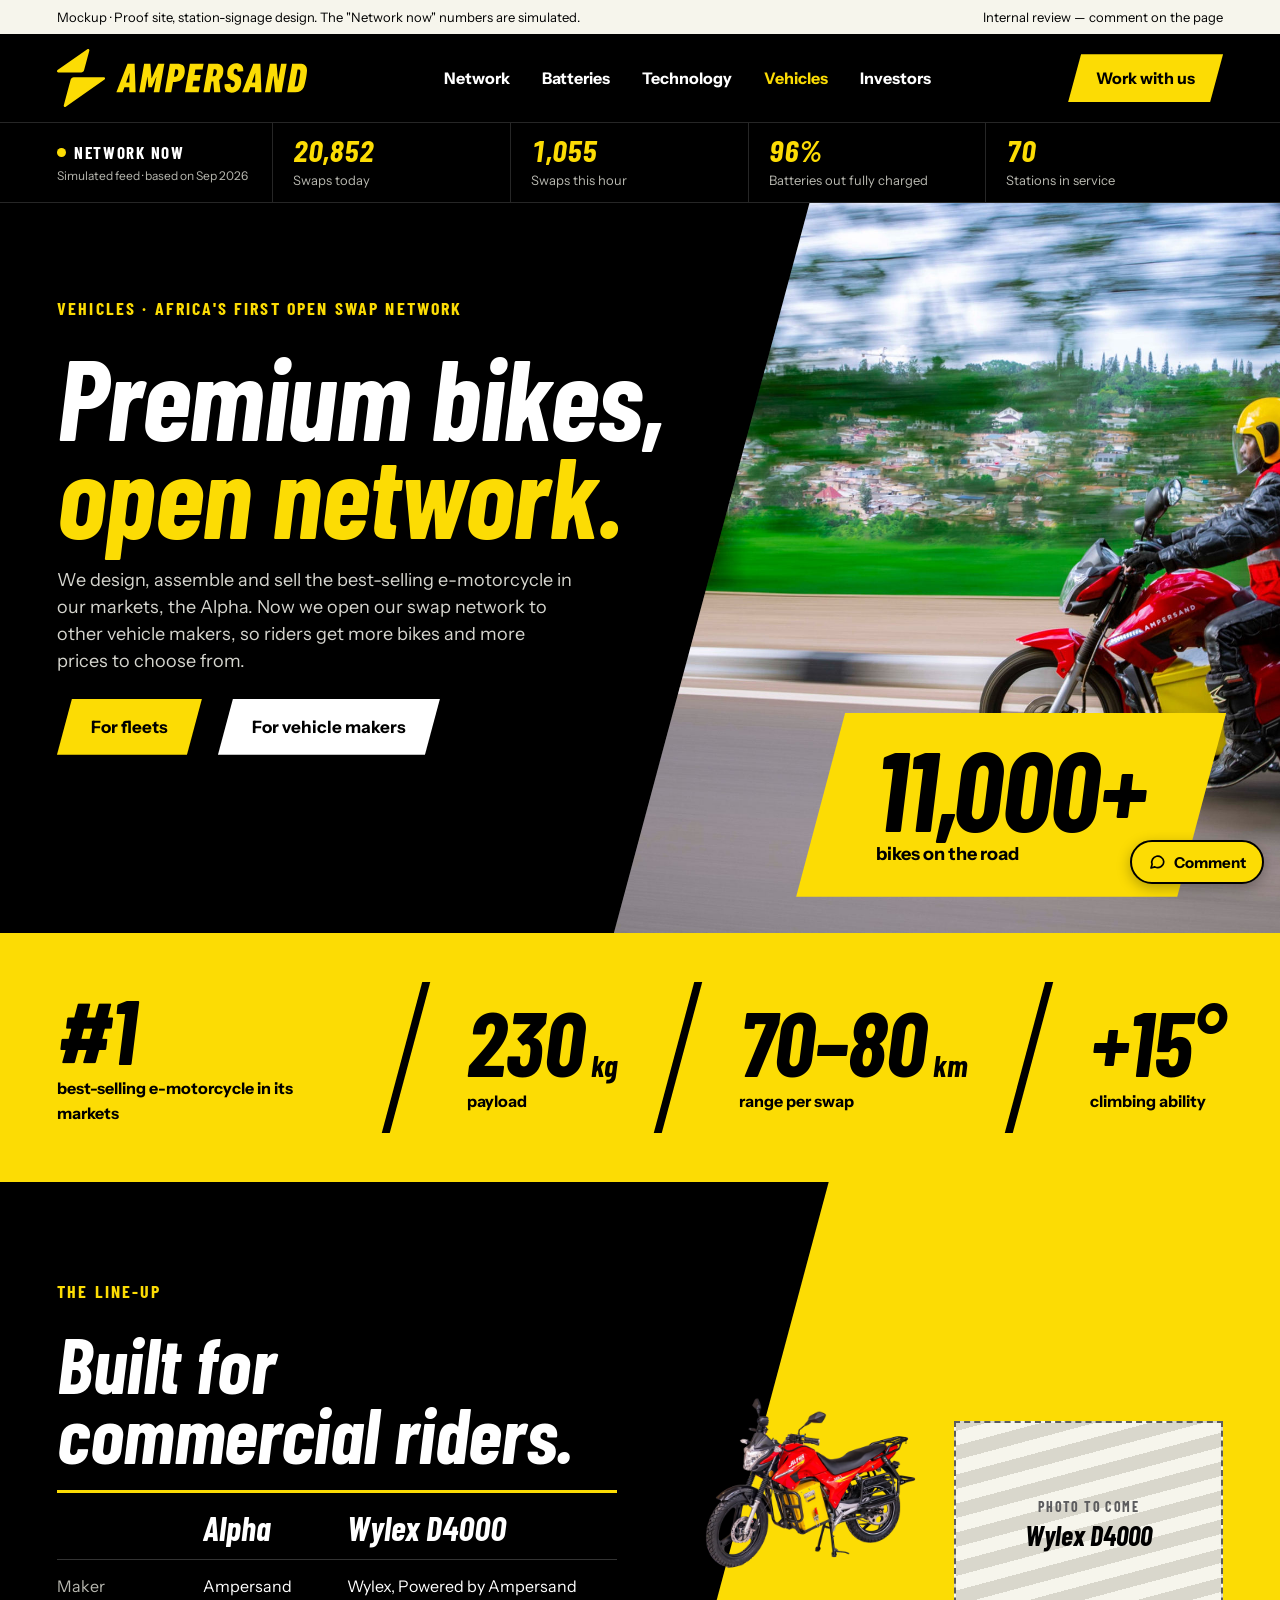
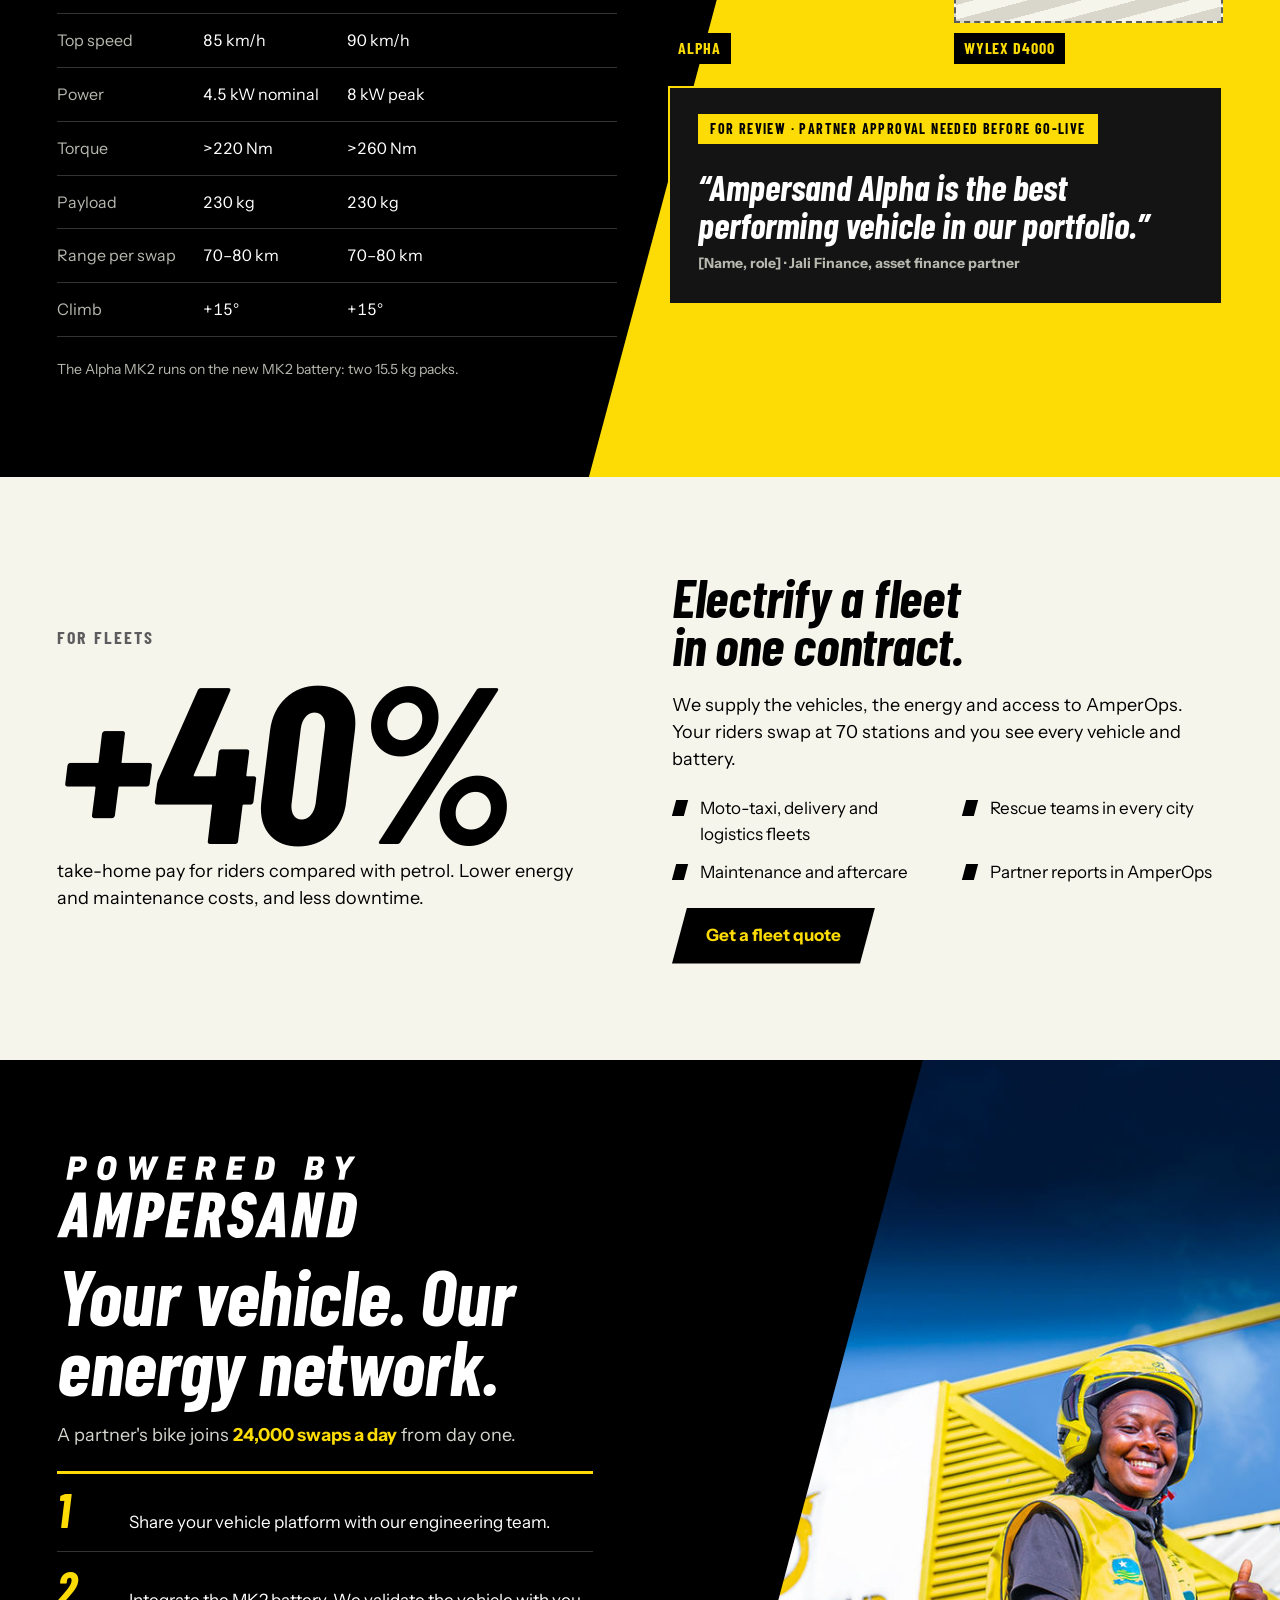
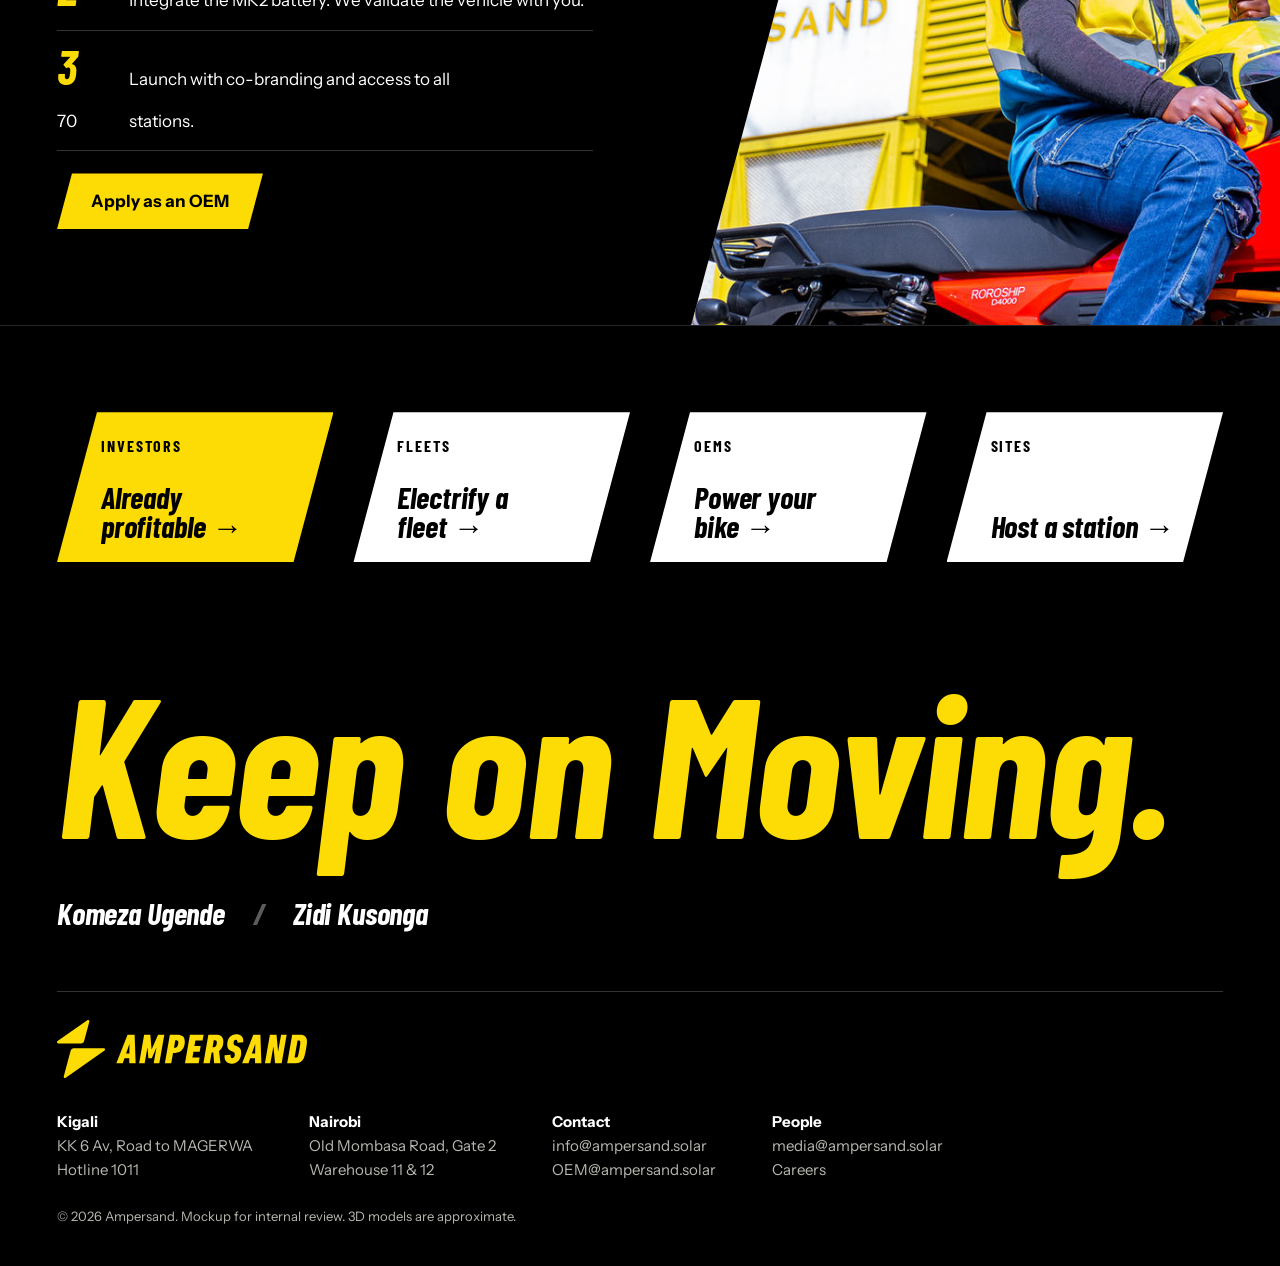
<file: proof/vehicles.html>
<!doctype html>
<html lang="en">
<head>
<meta charset="utf-8">
<meta name="viewport" content="width=device-width, initial-scale=1, viewport-fit=cover">
<title>Ampersand · Vehicles</title>
<link rel="preconnect" href="https://fonts.googleapis.com">
<link rel="preconnect" href="https://fonts.gstatic.com" crossorigin>
<link rel="stylesheet" href="https://fonts.googleapis.com/css2?family=Barlow+Condensed:ital,wght@0,700;1,700&family=Instrument+Sans:wght@400;700&display=swap">
<link rel="stylesheet" href="assets/proof.css">
</head>
<body data-page="vehicles">
<div id="site-header"></div>

<main>
  <section class="hero">
    <div class="wrap"><div class="copy">
      <div class="kicker" data-copy="vehicles.hero.kicker-1">Vehicles · Africa's first open swap network</div>
      <h1 class="d" data-copy="vehicles.hero.h1-1">Premium bikes, <span class="hl">open network.</span></h1>
      <p class="lede" data-copy="vehicles.hero.lede-1">We design, assemble and sell the best-selling e-motorcycle in our markets, the Alpha. Now we open our swap network to other vehicle makers, so riders get more bikes and more prices to choose from.</p>
      <div class="btns"><a class="btn" href="#fleets" data-copy="vehicles.hero.button-1">For fleets</a><a class="btn w" href="#oem" data-copy="vehicles.hero.button-2">For vehicle makers</a></div>
    </div></div>
    <div class="pblade" style="--bl:48%;--fp:45% 50%"><img src="../assets/img/rider-motion.jpg" alt="Rider and passenger on an Alpha e-moto"></div>
    <div class="hstat"><div class="d" data-copy="vehicles.hero.big-1"><span data-num="bikes">11,000</span>+</div><div data-copy="vehicles.hero.text-1">bikes on the road</div></div>
  </section>

  <div class="band"><div class="wrap">
    <div class="cell"><div class="n d" data-copy="vehicles.band.number-1">#1</div><div class="k" data-copy="vehicles.band.label-1">best-selling e-motorcycle in its markets</div></div>
    <div class="slash" aria-hidden="true"></div>
    <div class="cell"><div class="n d" data-copy="vehicles.band.number-2">230<span class="u"> kg</span></div><div class="k" data-copy="vehicles.band.label-2">payload</div></div>
    <div class="slash" aria-hidden="true"></div>
    <div class="cell"><div class="n d" data-copy="vehicles.band.number-3">70–80<span class="u"> km</span></div><div class="k" data-copy="vehicles.band.label-3">range per swap</div></div>
    <div class="slash" aria-hidden="true"></div>
    <div class="cell"><div class="n d" data-copy="vehicles.band.number-4">+15°</div><div class="k" data-copy="vehicles.band.label-4">climbing ability</div></div>
  </div></div>

  <section class="sec s-ink prod" id="lineup">
    <div class="yblade" style="--bl:46%" aria-hidden="true"></div>
    <div class="wrap">
      <div class="copy stack">
        <div class="kicker" data-copy="vehicles.lineup.kicker-1">The line-up</div>
        <h2 class="d" data-copy="vehicles.lineup.h2-1">Built for commercial riders.</h2>
        <div class="spec-wrap">
          <table class="spec">
            <thead><tr><th scope="col"><span class="sr">Item</span></th><th scope="col" data-copy="vehicles.lineup.cell-1">Alpha</th><th scope="col" data-copy="vehicles.lineup.cell-2">Wylex D4000</th></tr></thead>
            <tbody>
              <tr><th scope="row" data-copy="vehicles.lineup.cell-3">Maker</th><td data-copy="vehicles.lineup.cell-4">Ampersand</td><td data-copy="vehicles.lineup.cell-5">Wylex, Powered by Ampersand</td></tr>
              <tr><th scope="row" data-copy="vehicles.lineup.cell-6">Top speed</th><td data-copy="vehicles.lineup.cell-7">85 km/h</td><td data-copy="vehicles.lineup.cell-8">90 km/h</td></tr>
              <tr><th scope="row" data-copy="vehicles.lineup.cell-9">Power</th><td data-copy="vehicles.lineup.cell-10">4.5 kW nominal</td><td data-copy="vehicles.lineup.cell-11">8 kW peak</td></tr>
              <tr><th scope="row" data-copy="vehicles.lineup.cell-12">Torque</th><td data-copy="vehicles.lineup.cell-13">&gt;220 Nm</td><td data-copy="vehicles.lineup.cell-14">&gt;260 Nm</td></tr>
              <tr><th scope="row" data-copy="vehicles.lineup.cell-15">Payload</th><td data-copy="vehicles.lineup.cell-16">230 kg</td><td data-copy="vehicles.lineup.cell-17">230 kg</td></tr>
              <tr><th scope="row" data-copy="vehicles.lineup.cell-18">Range per swap</th><td data-copy="vehicles.lineup.cell-19">70–80 km</td><td data-copy="vehicles.lineup.cell-20">70–80 km</td></tr>
              <tr><th scope="row" data-copy="vehicles.lineup.cell-21">Climb</th><td data-copy="vehicles.lineup.cell-22">+15°</td><td data-copy="vehicles.lineup.cell-23">+15°</td></tr>
            </tbody>
          </table>
        </div>
        <p class="src" data-copy="vehicles.lineup.note-1">The Alpha MK2 runs on the new MK2 battery: two 15.5 kg packs.</p>
      </div>
      <div class="visual stack">
        <div class="duo">
          <figure><img src="../assets/img/alpha-cutout.webp" alt="Red Ampersand Alpha e-moto"><figcaption data-copy="vehicles.lineup.caption-2">Alpha</figcaption></figure>
          <figure><div class="photo-ph" role="img" aria-label="Photo to come: Wylex D4000"><span data-copy="vehicles.lineup.text-1">Photo to come</span><b data-copy="vehicles.lineup.b-1">Wylex D4000</b></div><figcaption data-copy="vehicles.lineup.caption-3">Wylex D4000</figcaption></figure>
        </div>
        <figure class="afp-card quote">
          <span class="ph review" data-copy="vehicles.lineup.badge-1">For review · partner approval needed before go-live</span>
          <blockquote data-copy="vehicles.lineup.quote-1">“Ampersand Alpha is the best performing vehicle in our portfolio.”</blockquote>
          <figcaption data-copy="vehicles.lineup.caption-1">[Name, role] · Jali Finance, asset finance partner</figcaption>
        </figure>
      </div>
    </div>
  </section>

  <section class="sec s-chalk" id="fleets">
    <div class="wrap split">
      <div class="stack tight">
        <div class="kicker" data-copy="vehicles.fleets.kicker-1">For fleets</div>
        <div class="d xl" data-copy="vehicles.fleets.big-1">+40%</div>
        <p class="lede" data-copy="vehicles.fleets.lede-1">take-home pay for riders compared with petrol. Lower energy and maintenance costs, and less downtime.</p>
      </div>
      <div class="stack">
        <h2 class="d" style="font-size:clamp(40px,4.2vw,60px)" data-copy="vehicles.fleets.h2-1">Electrify a fleet in one contract.</h2>
        <p class="lede" data-copy="vehicles.fleets.lede-2">We supply the vehicles, the energy and access to AmperOps. Your riders swap at <span data-num="stations">70</span> stations and you see every vehicle and battery.</p>
        <ul class="ticks">
          <li data-copy="vehicles.fleets.item-1">Moto-taxi, delivery and logistics fleets</li>
          <li data-copy="vehicles.fleets.item-2">Rescue teams in every city</li>
          <li data-copy="vehicles.fleets.item-3">Maintenance and aftercare</li>
          <li data-copy="vehicles.fleets.item-4">Partner reports in AmperOps</li>
        </ul>
        <div><a class="btn k" href="contact.html?type=fleet" data-copy="vehicles.fleets.button-1">Get a fleet quote</a></div>
      </div>
    </div>
  </section>

  <section class="sec s-ink" id="oem">
    <div class="wrap"><div class="copy-l narrow stack">
      <img src="../assets/brand/powered-by-white.svg" alt="Powered by Ampersand" style="width:300px">
      <h2 class="d" data-copy="vehicles.oem.h2-1">Your vehicle. Our energy network.</h2>
      <p class="lede muted" data-copy="vehicles.oem.lede-1">A partner's bike joins <b class="hl"><span data-num="daily-swaps">24,000</span> swaps a day</b> from day one.</p>
      <ol class="steps">
        <li data-copy="vehicles.oem.item-1">Share your vehicle platform with our engineering team.</li>
        <li data-copy="vehicles.oem.item-2">Integrate the MK2 battery. We validate the vehicle with you.</li>
        <li data-copy="vehicles.oem.item-3">Launch with co-branding and access to all <span data-num="stations">70</span> stations.</li>
      </ol>
      <div><a class="btn" href="contact.html?type=oem" data-copy="vehicles.oem.button-1">Apply as an OEM</a></div>
    </div></div>
    <div class="pblade" style="--bl:54%;--fp:30% 50%"><img src="../assets/img/wylex-station.jpg" alt="Rider on a Wylex e-moto at an Ampersand station"></div>
  </section>
</main>

<div id="site-footer"></div>
<script src="assets/data.js"></script>
<script src="assets/copy.js"></script>
<script src="assets/proof.js"></script>
</body>
</html>
</file>
<file: proof/assets/proof.css>
/* Proof site · station-signage design.
   Solid Surge Yellow, black and Chalk fields. Blades lean forward at 15°, the angle of the brandmark and wordmark.
   Key numbers are set very large in Barlow Condensed italic. The site is dark-first by design: brand colours only, no theme switch. */
:root{
  --surge:#FCDC04; --ink:#000000; --coal:#141414; --chalk:#F6F5EC; --white:#FFFFFF; --ebony:#5C5C5E; --alloy:#9E9E9E; --stone:#D9D7CC;
  --on-ink:#D6D6CF; --on-ink-2:#B8B8B0; --on-chalk:#3A3A38; --rule-d:#333333; --rule-l:#CFCCBE;
  --display:"Barlow Condensed","Arial Narrow",Arial,sans-serif;
  --body:"Instrument Sans",system-ui,-apple-system,"Segoe UI",sans-serif;
  --gutter:clamp(16px,4.45vw,64px); --max:1440px; --pad:clamp(64px,7.5vw,112px);
  color-scheme:light;
}
*{box-sizing:border-box}
[hidden]{display:none!important}
html{scroll-behavior:smooth;-webkit-text-size-adjust:100%}
@media (prefers-reduced-motion:reduce){html{scroll-behavior:auto}*{transition:none!important;animation:none!important}}
body{margin:0;background:var(--ink);color:var(--white);font-family:var(--body);font-size:17px;line-height:1.55;overflow-x:hidden}
img{max-width:100%;display:block}
a{color:inherit}
:focus-visible{outline:3px solid var(--surge);outline-offset:3px}
.s-yellow :focus-visible,.s-chalk :focus-visible,.s-white :focus-visible,.band :focus-visible{outline-color:var(--ink)}
.wrap{max-width:var(--max);margin-inline:auto;padding-inline:var(--gutter);position:relative}
h1,h2,h3{margin:0;font-weight:700;text-wrap:balance}
p{margin:0}
.sr{position:absolute;width:1px;height:1px;overflow:hidden;clip:rect(0 0 0 0);white-space:nowrap}

/* ---- Type ---- */
.d{font-family:var(--display);font-style:italic;font-weight:700;line-height:.86;letter-spacing:-.005em}
h1.d{font-size:clamp(60px,8.9vw,128px)}
h2.d{font-size:clamp(46px,6.1vw,88px);line-height:.9}
h3.d{font-size:clamp(30px,2.8vw,40px);line-height:.95}
.xl{font-size:clamp(112px,17.4vw,250px);line-height:.8}
.lg{font-size:clamp(64px,7.2vw,104px);line-height:.85}
.md{font-size:clamp(48px,4.45vw,64px);line-height:.9}
.u{font-size:.34em;letter-spacing:0;margin-left:.06em}
.kicker{font-family:var(--display);font-weight:700;font-size:clamp(16px,1.4vw,20px);letter-spacing:.12em;text-transform:uppercase}
.lede{font-size:clamp(18px,1.4vw,20px);line-height:1.5;max-width:36em}
.src{font-size:14px}
.hl{color:var(--surge)}
.nw{white-space:nowrap}
.stack{display:grid;gap:22px;align-content:start}
.stack.tight{gap:14px}

/* ---- Fields ---- */
.sec{position:relative;overflow:hidden;padding-block:var(--pad)}
.s-ink{background:var(--ink);color:var(--white)}
.s-ink .muted{color:var(--on-ink)} .s-ink .src{color:var(--on-ink-2)} .s-ink .kicker{color:var(--surge)}
.s-yellow{background:var(--surge);color:var(--ink)}
.s-chalk{background:var(--chalk);color:var(--ink)}
.s-chalk .muted,.s-white .muted{color:var(--on-chalk)} .s-chalk .kicker,.s-white .kicker{color:var(--ebony)} .s-chalk .src,.s-white .src{color:var(--ebony)}
.s-white{background:var(--white);color:var(--ink)}

/* ---- Leaning shapes ---- */
.btn{display:inline-flex;align-items:center;justify-content:center;min-height:56px;padding:0 34px;font:700 17px/1.2 var(--body);text-decoration:none;border:0;cursor:pointer;
  background:var(--surge);color:var(--ink);clip-path:polygon(15px 0,100% 0,calc(100% - 15px) 100%,0 100%);transition:background .15s,color .15s}
.btn.w{background:var(--white)}
.btn.k{background:var(--ink);color:var(--surge)}
.btn:hover{background:var(--white);color:var(--ink)}
.btn.w:hover{background:var(--surge)}
.btn.k:hover{background:var(--coal);color:var(--white)}
.btn:focus-visible{outline:none;box-shadow:inset 0 -6px 0 currentColor;text-decoration:underline;text-decoration-thickness:2px;text-underline-offset:4px}
.btn.sm{min-height:48px;padding:0 28px;font-size:16px;clip-path:polygon(13px 0,100% 0,calc(100% - 13px) 100%,0 100%)}
.btns{display:flex;flex-wrap:wrap;gap:16px}
.tag{display:inline-block;font:700 15px/1 var(--body);padding:10px 20px;background:var(--ink);color:var(--surge);clip-path:polygon(9px 0,100% 0,calc(100% - 9px) 100%,0 100%)}
.tag.y{background:var(--surge);color:var(--ink)}
.tags{display:flex;flex-wrap:wrap;gap:10px}
.flag{justify-self:start;align-self:flex-start;font-family:var(--display);font-weight:700;font-size:18px;letter-spacing:.12em;text-transform:uppercase;background:var(--surge);color:var(--ink);padding:6px 18px;clip-path:polygon(8px 0,100% 0,calc(100% - 8px) 100%,0 100%)}
.s-yellow .flag,.flag.k{background:var(--ink);color:var(--surge)}
/* A photo blade: skewed box, image counter-skewed, so the left edge leans at 15° at any height. */
.pblade{position:absolute;top:0;bottom:0;right:0;left:var(--bl,50%);overflow:hidden;transform:skewX(-15deg);transform-origin:0 100%;background:var(--coal)}
.pblade img{position:absolute;left:0;bottom:0;width:150%;max-width:none;height:100%;object-fit:cover;object-position:var(--fp,30% 50%);transform:skewX(15deg);transform-origin:0 100%}
.yblade{position:absolute;top:0;bottom:0;right:0;left:var(--bl,42%);background:var(--surge);transform:skewX(-15deg);transform-origin:0 100%}
.yblade.c{background:var(--chalk)} /* chalk blade for yellow products */
.slash{flex:none;width:8px;height:clamp(96px,11.8vw,170px);background:currentColor;transform:skewX(-15deg)}
@media (max-width:860px){
  .pblade{position:relative;left:auto;height:clamp(240px,62vw,360px);margin-left:clamp(40px,12vw,72px)}
}

/* ---- Mockup bar, header, live strip ---- */
.mock-bar{background:var(--chalk);color:var(--ink);font-size:13px;padding:7px var(--gutter);display:flex;gap:16px;flex-wrap:wrap;justify-content:space-between}
.mock-bar a{font-weight:700}
#site-header{display:contents}
header.site{background:var(--ink);border-bottom:1px solid #262626;z-index:30}
@media (min-width:861px){header.site{position:sticky;top:0}}
.nav{display:flex;align-items:center;justify-content:space-between;gap:24px;min-height:88px}
.nav .logo{display:block;flex:none}
.nav .logo img{width:250px;height:auto}
.nav ul{list-style:none;margin:0;padding:0;display:flex;gap:clamp(20px,2.5vw,36px);font-weight:700;font-size:16px}
.nav ul a{text-decoration:none;color:var(--white);padding-block:10px}
.nav ul a:hover,.nav ul a[aria-current="page"]{color:var(--surge)}
.subnav{display:none;overflow-x:auto;border-top:1px solid #262626;scrollbar-width:none}
.subnav ul{list-style:none;margin:0;padding:12px var(--gutter);display:flex;gap:22px;font-size:15px;font-weight:700;white-space:nowrap}
.subnav a{text-decoration:none;color:var(--white)}
.subnav a[aria-current="page"]{color:var(--surge)}
@media (max-width:1080px){.nav ul{display:none}.subnav{display:block}}
@media (max-width:560px){.nav{min-height:72px}.nav .logo img{width:200px}.nav .btn{display:none}}
.live{background:var(--ink);border-bottom:1px solid #262626}
.live .wrap{display:grid;grid-template-columns:auto repeat(4,minmax(0,1fr));align-items:stretch}
.live .lbl{display:flex;flex-direction:column;justify-content:center;gap:2px;padding:12px 24px 12px 0}
.live .lbl b{font-family:var(--display);font-weight:700;font-size:17px;letter-spacing:.1em;text-transform:uppercase;display:flex;align-items:center;gap:8px}
.live .lbl span{font-size:12px;color:var(--on-ink-2)}
.dot{width:9px;height:9px;border-radius:50%;background:var(--surge);box-shadow:0 0 0 0 rgba(252,220,4,.7);animation:pulse 1.8s infinite}
@keyframes pulse{70%{box-shadow:0 0 0 10px rgba(252,220,4,0)}100%{box-shadow:0 0 0 0 rgba(252,220,4,0)}}
.live .cell{padding:12px 20px;border-left:1px solid #262626;min-width:0}
.live .n{font-family:var(--display);font-style:italic;font-weight:700;font-size:clamp(26px,2.4vw,34px);line-height:1;color:var(--surge);font-variant-numeric:tabular-nums}
.live .k{font-size:13px;color:var(--on-ink-2);margin-top:4px}
.tick{transition:color .6s}
.tick.bump{color:var(--white)!important}
@media (max-width:900px){.live .wrap{grid-template-columns:repeat(2,minmax(0,1fr))}.live .lbl{grid-column:1/-1;border-bottom:1px solid #262626}.live .cell{border-left:0;padding-left:0;border-bottom:1px solid #262626}.live .cell:nth-child(odd){padding-left:16px;border-left:1px solid #262626}}

/* ---- Hero ---- */
.hero{position:relative;overflow:hidden;background:var(--ink);color:var(--white);min-height:clamp(600px,57vw,820px)}
.hero .wrap{padding-block:clamp(56px,7.2vw,104px) clamp(56px,6vw,96px)}
.hero .copy{position:relative;z-index:2;max-width:min(720px,54%);display:grid;gap:24px;align-content:start}
.hero .copy .kicker{color:var(--surge)}
.hero .lede{color:var(--on-ink);max-width:520px}
.hstat{position:absolute;z-index:3;right:clamp(16px,4.2vw,60px);bottom:clamp(24px,2.8vw,40px);background:var(--surge);color:var(--ink);
  height:184px;padding:0 80px;display:flex;flex-direction:column;justify-content:center;clip-path:polygon(49px 0,100% 0,calc(100% - 49px) 100%,0 100%)}
.hstat .d{font-size:112px;line-height:.85}
.hstat div + div{font-size:18px;font-weight:700;margin-top:6px}
.hero.short{min-height:clamp(560px,47vw,680px)}
@media (max-width:1180px){.hstat{height:140px;padding:0 60px;clip-path:polygon(38px 0,100% 0,calc(100% - 38px) 100%,0 100%)}.hstat .d{font-size:80px}.hstat div + div{font-size:16px}}
@media (max-width:860px){
  .hero,.hero.short{min-height:0;padding-bottom:28px}
  .hero .copy{max-width:none}
  .hstat{position:relative;right:auto;bottom:auto;margin:-64px var(--gutter) 0 auto;width:max-content;max-width:calc(100% - 2 * var(--gutter));height:120px;padding:0 48px;clip-path:polygon(32px 0,100% 0,calc(100% - 32px) 100%,0 100%)}
  .hstat .d{font-size:64px}.hstat div + div{font-size:15px}
}

/* ---- Yellow number band ---- */
.band{background:var(--surge);color:var(--ink)}
.band .wrap{display:flex;justify-content:space-between;align-items:center;gap:24px;min-height:clamp(200px,19.5vw,280px);padding-block:40px}
.band .cell{display:grid;gap:8px;min-width:0}
.band .n{font-size:clamp(56px,7.2vw,104px)}
.band .k{font-weight:700;font-size:clamp(15px,1.25vw,18px);max-width:18em}
@media (max-width:900px){.band .wrap{display:grid;grid-template-columns:repeat(2,minmax(0,1fr));gap:32px 20px}.band .slash{display:none}.band .cell{border-top:3px solid var(--ink);padding-top:14px}}

/* ---- Layout helpers ---- */
.split{display:grid;grid-template-columns:minmax(0,1fr) minmax(0,1fr);gap:clamp(32px,5vw,80px);align-items:center}
.split.top{align-items:start}
.shead{display:flex;justify-content:space-between;align-items:flex-end;gap:24px 40px;flex-wrap:wrap;margin-bottom:clamp(32px,3.4vw,48px)}
.shead > div{display:grid;gap:14px;min-width:0}
.shead p{max-width:360px}
.copy-l{position:relative;z-index:2;max-width:min(700px,50%)}
.copy-l.narrow{max-width:min(620px,46%)}
@media (max-width:860px){.split{grid-template-columns:minmax(0,1fr)}.copy-l,.copy-l.narrow{max-width:none}.wrap + .pblade{margin-top:40px}.sec > .pblade:last-child{margin-bottom:calc(-1 * var(--pad))}}

/* ---- Numbers ---- */
.stats{display:grid;grid-template-columns:repeat(3,minmax(0,1fr));gap:24px;border-top:3px solid currentColor;padding-top:22px}
.stats.two{grid-template-columns:repeat(2,minmax(0,1fr))}
.stats > div{display:grid;gap:6px;align-content:start;min-width:0}
.stats .d{font-size:clamp(44px,4.45vw,64px);line-height:.9}
.stats div div + div{font-size:16px}
.s-ink .stats{border-top-color:var(--surge)} .s-ink .stats .d{color:var(--surge)} .s-ink .stats div div + div{color:var(--on-ink)}
.s-chalk .stats div div + div{color:var(--on-chalk)}
@media (max-width:560px){.stats{grid-template-columns:repeat(2,minmax(0,1fr))}}
.facts{display:grid;grid-template-columns:repeat(2,minmax(0,1fr));border-top:2px solid var(--surge)}
.facts > div{padding:18px 16px 18px 0;border-bottom:1px solid var(--rule-d);min-width:0}
.facts > div:nth-child(even){padding:18px 0 18px 16px}
.facts .d{font-size:clamp(40px,3.9vw,56px);line-height:.9;color:var(--surge)}
.facts div div + div{font-size:15px;color:var(--on-ink);margin-top:6px}
.giant{font-size:clamp(300px,62vw,900px);line-height:.74;margin:-.12em 0 -.04em -.04em;white-space:nowrap}
.giant .gu{font-size:.08em;letter-spacing:0;margin-left:.1em}

/* ---- Six-minute visit ---- */
.six{display:grid;grid-template-columns:minmax(0,40%) minmax(0,1fr);gap:clamp(24px,3vw,48px);align-items:start}
.visit{display:flex;gap:6px;height:76px}
.visit div{display:flex;align-items:center;padding-left:30px;font-weight:700;font-size:17px;clip-path:polygon(20px 0,100% 0,calc(100% - 20px) 100%,0 100%);min-width:0}
.visit .q{flex:4 1 0;background:var(--ink);color:var(--white)}
.visit .s{flex:2 1 0;background:var(--surge);color:var(--ink);box-shadow:inset 0 0 0 3px var(--ink)}
.axis{display:flex;justify-content:space-between;font-size:14px;color:var(--ebony);font-variant-numeric:tabular-nums;padding:8px 4px 0}
@media (max-width:860px){.six{grid-template-columns:minmax(0,1fr)}.giant{font-size:clamp(240px,70vw,420px)}}
@media (max-width:560px){.visit{height:64px}.visit div{font-size:15px;padding-left:24px}}

/* ---- Product on a yellow blade ---- */
.prod .wrap{display:grid;grid-template-columns:minmax(0,560px) minmax(0,1fr);gap:clamp(32px,4vw,64px);align-items:center}
.prod .copy{position:relative;z-index:2}
.prod .visual{position:relative;z-index:2;min-width:0}
.prod .visual > img{width:100%;height:auto}
.prod .tags{margin-top:24px}
@media (max-width:860px){
  .prod{padding-bottom:0}
  .prod .wrap{grid-template-columns:minmax(0,1fr)}
  .prod .yblade{display:none}
  .prod .visual{isolation:isolate;padding:28px 0 40px}
  .prod .visual figcaption{padding-left:56px}
  .prod .visual::before{content:"";position:absolute;z-index:-1;top:0;bottom:0;left:clamp(8px,4vw,32px);right:-200px;background:var(--surge);transform:skewX(-15deg);transform-origin:0 100%}
  .prod.c .visual::before{background:var(--chalk)}
}

/* ---- Weight to scale ---- */
.weight{display:grid;grid-template-columns:minmax(0,440px) minmax(0,480px) minmax(0,1fr);gap:clamp(32px,4vw,56px);align-items:center}
.weight .xl{font-size:clamp(104px,12.5vw,180px)}
.weight.wide{grid-template-columns:minmax(0,480px) minmax(0,1fr)}
@media (max-width:860px){.weight.wide{grid-template-columns:minmax(0,1fr)}}
.wbars{display:grid;gap:34px}
.wbar{display:grid;gap:10px}
.wbar .lbl{display:flex;justify-content:space-between;align-items:baseline;font-weight:700;font-size:17px}
.wbar .lbl .d{font-size:34px}
.wbar .b{height:68px;clip-path:polygon(18px 0,100% 0,calc(100% - 18px) 100%,0 100%)}
.wbar.hm1 .b{width:100%;background:var(--alloy)}
.wbar.mk2 .b{width:35.23%;background:var(--ink)} /* 15.5 / 44 */
@media (max-width:1080px){.weight{grid-template-columns:minmax(0,1fr) minmax(0,1fr)}.weight > :last-child{grid-column:1/-1}}
@media (max-width:700px){.weight{grid-template-columns:minmax(0,1fr)}}

/* ---- Product tiles ---- */
.tiles{display:grid;grid-template-columns:repeat(3,minmax(0,1fr));gap:24px}
.tile{position:relative;height:250px;overflow:hidden;text-decoration:none;display:block;background:var(--coal);color:var(--white);transition:transform .2s}
.tile:hover{transform:translateY(-4px)}
.tile > img.cover{width:100%;height:100%;object-fit:cover}
.tile .bar{position:absolute;left:0;right:0;bottom:0;height:104px;background:var(--ink);display:flex;align-items:center;gap:18px;padding:0 24px}
.tile .bar .d{font-size:72px;line-height:1;color:var(--surge)}
.tile .bar .d.sm{font-size:52px}
.tile .bar b{font-size:18px}
.tile .txt{position:absolute;inset:24px;display:flex;flex-direction:column;justify-content:space-between;gap:8px}
.tile .txt.top{justify-content:flex-start;right:auto;width:190px}
.tile .txt .d{font-size:clamp(80px,7.2vw,104px)}
.tile .txt b{font-size:18px}
.tile .note{font-size:15px}
.tile.y{background:var(--surge);color:var(--ink)}
.tile.c{background:var(--chalk);color:var(--ink)}
.tile.c .note{color:var(--on-chalk)}
.tile.o{box-shadow:inset 0 0 0 2px var(--surge)}
.tile.o .d{color:var(--surge)} .tile.o .note{color:var(--on-ink-2)}
.tile.w{background:var(--white);color:var(--ink)}
.tile.w .note{color:var(--on-chalk)}
.tile .art{position:absolute;right:-10px;top:16px;height:222px;width:auto;max-width:none}
.tile .art.bike{top:auto;right:-30px;bottom:-10px;width:270px;height:auto}
@media (max-width:1000px){.tiles{grid-template-columns:repeat(2,minmax(0,1fr))}}
@media (max-width:620px){.tiles{grid-template-columns:minmax(0,1fr)}}

/* ---- Riders ---- */
.pay{display:flex;align-items:center;gap:clamp(16px,2vw,28px);flex-wrap:wrap}
.pay > div{display:grid;gap:4px}
.pay .d{font-size:clamp(56px,5.6vw,80px);line-height:.9}
.pay .old{color:#5C4B00}
.pay span{font-size:15px}
.arrow{flex:none;width:64px;height:14px;background:var(--ink);clip-path:polygon(0 0,78% 0,100% 50%,78% 100%,0 100%)}
blockquote.q{margin:0;font-size:clamp(18px,1.5vw,21px);line-height:1.45;max-width:520px;border-top:3px solid currentColor;padding-top:18px}
blockquote.q cite{display:block;font-style:normal;font-size:15px;font-weight:700;margin-top:10px}
.voices{display:grid;grid-template-columns:repeat(3,minmax(0,1fr));gap:clamp(20px,3vw,40px)}
.voices figure{margin:0;display:grid;gap:16px;align-content:start}
.voices img{aspect-ratio:1/1;object-fit:cover;width:100%;clip-path:polygon(0 0,100% 0,100% 100%,0 100%)}
@media (max-width:860px){.voices{grid-template-columns:minmax(0,1fr)}}

/* ---- Lists ---- */
ul.ticks{list-style:none;padding:0;margin:0;display:grid;grid-template-columns:repeat(2,minmax(0,1fr));gap:12px 28px}
ul.ticks li{position:relative;padding-left:28px}
ul.ticks li::before{content:"";position:absolute;left:2px;top:.3em;width:12px;height:.95em;background:currentColor;transform:skewX(-15deg)}
.s-ink ul.ticks li::before{background:var(--surge)}
@media (max-width:560px){ul.ticks{grid-template-columns:minmax(0,1fr)}}
ol.steps{list-style:none;margin:0;padding:0;counter-reset:s;border-top:3px solid currentColor}
ol.steps li{counter-increment:s;display:grid;grid-template-columns:56px minmax(0,1fr);gap:16px;align-items:baseline;padding:16px 0;border-bottom:1px solid var(--rule-l)}
ol.steps li::before{content:counter(s);font-family:var(--display);font-style:italic;font-weight:700;font-size:48px;line-height:.8}
.s-ink ol.steps{border-top-color:var(--surge)}
.s-ink ol.steps li{border-bottom-color:var(--rule-d)}
.s-ink ol.steps li::before{color:var(--surge)}

/* ---- Tables ---- */
.spec-wrap{overflow-x:auto;border-top:3px solid currentColor}
table.spec{width:100%;border-collapse:collapse;min-width:520px;font-variant-numeric:tabular-nums}
table.spec th,table.spec td{text-align:left;padding:14px 16px 14px 0;border-bottom:1px solid var(--rule-l);font-size:16px;vertical-align:top}
table.spec thead th{font-family:var(--display);font-style:italic;font-size:34px;line-height:1;padding-block:18px 14px}
table.spec tbody th{font-weight:400;color:var(--on-chalk);width:26%}
table.spec td.mark{background:var(--surge);font-weight:700;padding-left:14px}
.s-ink .spec-wrap{border-top-color:var(--surge)}
.s-ink table.spec th,.s-ink table.spec td{border-bottom-color:var(--rule-d)}
.s-ink table.spec tbody th{color:var(--on-ink-2)}
.s-ink table.spec td.mark{color:var(--ink)}
@media (max-width:560px){table.spec{min-width:0}table.spec th,table.spec td{font-size:14px;padding-right:10px}table.spec thead th{font-size:26px}}

/* ---- Technology ---- */
.legend{display:flex;gap:20px;flex-wrap:wrap;font-size:15px;font-weight:700;align-items:center}
.legend span{display:flex;align-items:center;gap:8px}
.legend i{width:28px;height:16px;background:var(--surge);box-shadow:inset 0 0 0 2px var(--ink)}
.legend i.g{background:var(--stone);box-shadow:none}
.layers{display:grid;gap:12px}
.layer{--i:0;display:grid;grid-template-columns:260px minmax(0,1fr);align-items:center;gap:24px;min-height:80px;padding:12px 56px;background:var(--surge);color:var(--ink);
  clip-path:polygon(22px 0,100% 0,calc(100% - 22px) 100%,0 100%);margin-left:calc(var(--i) * 24px);margin-right:calc((5 - var(--i)) * 24px)}
.layer .d{font-size:44px;line-height:1}
.layer p{font-size:17px}
.layer.g{background:var(--stone)}
@media (max-width:860px){.layer{grid-template-columns:minmax(0,1fr);gap:4px;padding:16px 40px;margin-left:calc(var(--i) * 6px);margin-right:calc((5 - var(--i)) * 6px);clip-path:polygon(14px 0,100% 0,calc(100% - 14px) 100%,0 100%)}.layer .d{font-size:36px}.layer p{font-size:15px}}
.vctu{display:grid;grid-template-columns:minmax(0,34%) minmax(0,1fr);gap:clamp(32px,4vw,64px);align-items:start}
.vctu .giant{font-size:clamp(280px,52vw,760px);line-height:.86;color:var(--surge)}
.vctu .giant + p{font-size:20px;font-weight:700;line-height:1.4;max-width:420px;margin-top:8px}
.sensors{display:grid;grid-template-columns:repeat(2,minmax(0,1fr));gap:14px}
.sensor{min-height:108px;background:var(--coal);padding:18px 24px;display:flex;flex-direction:column;justify-content:space-between;gap:10px}
.sensor .d{font-size:clamp(30px,2.6vw,38px);line-height:1}
.sensor span:last-child{font-size:15px;color:var(--on-ink-2)}
.sensor.y{background:var(--surge);color:var(--ink)}
.sensor.y span:last-child{color:var(--ink)}
@media (max-width:860px){.vctu{grid-template-columns:minmax(0,1fr)}.vctu .giant{font-size:clamp(240px,64vw,380px)}}
@media (max-width:480px){.sensors{grid-template-columns:minmax(0,1fr)}}
.stamps{display:grid;grid-template-columns:repeat(2,minmax(0,1fr));gap:22px 20px}
.stamp{--r:-2deg;min-height:110px;box-shadow:inset 0 0 0 4px var(--ink);display:flex;flex-direction:column;justify-content:center;padding:14px 22px;transform:rotate(var(--r))}
.stamp.k{background:var(--ink);color:var(--surge);box-shadow:none}
.stamp small{font-weight:700;font-size:14px;letter-spacing:.14em;text-transform:uppercase}
.stamp .d{font-size:clamp(30px,2.6vw,38px);line-height:1}
@media (max-width:480px){.stamps{grid-template-columns:minmax(0,1fr)}}
ol.chain{list-style:none;margin:0;padding:0;border-top:3px solid var(--surge);counter-reset:c}
ol.chain li{counter-increment:c;display:grid;grid-template-columns:56px minmax(0,1.1fr) minmax(0,1.3fr) minmax(0,1.2fr);gap:12px 28px;align-items:baseline;padding:22px 0;border-bottom:1px solid var(--rule-d)}
ol.chain li::before{content:counter(c,decimal-leading-zero);font-family:var(--display);font-weight:700;font-size:18px;letter-spacing:.08em;color:var(--on-ink-2)}
ol.chain .d{font-size:clamp(28px,2.6vw,38px);line-height:1}
ol.chain .what{font-size:16px;color:var(--on-ink)}
ol.chain .gives{position:relative;padding-left:28px;font-weight:700;color:var(--surge)}
ol.chain .gives::before{content:"";position:absolute;left:2px;top:.25em;width:12px;height:1em;background:var(--surge);transform:skewX(-15deg)}
.verdict{display:grid;grid-template-columns:minmax(0,1.2fr) minmax(0,1fr);gap:clamp(32px,5vw,80px);align-items:start;margin-top:clamp(48px,6vw,88px)}
.verdict h2.d{font-size:clamp(46px,5.8vw,84px)}
.afp{margin-top:clamp(48px,6vw,88px);display:grid;gap:22px}
.afp-grid{display:grid;grid-template-columns:repeat(2,minmax(0,1fr));gap:20px}
.afp-card{margin:0;background:var(--coal);border:2px dashed #555;padding:26px 28px 28px;display:grid;gap:10px;align-content:start}
.afp-card .ph{justify-self:start;font-family:var(--display);font-weight:700;font-size:14px;letter-spacing:.1em;text-transform:uppercase;color:var(--ink);background:var(--alloy);padding:4px 12px}
.afp-card.quote{border-style:solid;border-color:var(--surge)}
.afp-card .ph.review{background:var(--surge)}
.afp-card.quote blockquote{font-family:var(--display);font-style:italic;font-weight:700;font-size:clamp(30px,2.8vw,40px);line-height:1.05;margin-top:14px}
.afp-card .d{font-size:clamp(48px,4.45vw,64px);color:var(--surge);margin-top:8px}
.afp-card .metric{font-size:15px;color:var(--on-ink-2)}
.afp-card blockquote{margin:10px 0 0;font-size:18px;line-height:1.45;color:var(--white)}
.afp-card figcaption{font-size:14px;font-weight:700;color:var(--on-ink-2)}
@media (max-width:760px){.afp-grid{grid-template-columns:minmax(0,1fr)}}
@media (max-width:900px){ol.chain li{grid-template-columns:40px minmax(0,1fr);gap:6px 14px}ol.chain li > span{grid-column:2}.verdict{grid-template-columns:minmax(0,1fr)}}
.biglist{border-top:3px solid var(--surge)}
.biglist > div{display:flex;justify-content:space-between;align-items:baseline;gap:16px;padding:22px 0;border-bottom:1px solid var(--rule-d)}
.biglist > div:last-child{border-bottom:0}
.biglist .d{font-size:clamp(56px,5.6vw,80px);line-height:.9;color:var(--surge)}
.biglist span:last-child{font-size:16px;color:var(--on-ink);text-align:right;max-width:16em}

/* ---- Investors ---- */
.reasons{display:grid;grid-template-columns:repeat(4,minmax(0,1fr));gap:20px}
.reason{background:var(--white);padding:26px 26px 30px;display:grid;gap:12px;align-content:start;border-top:6px solid var(--ink)}
.reason:first-child{background:var(--surge)}
.reason .d{font-size:clamp(56px,5vw,72px)}
.reason h3{font-size:19px;line-height:1.25}
.reason p{font-size:15px;color:var(--on-chalk)}
.reason:first-child p{color:var(--ink)}
@media (max-width:1000px){.reasons{grid-template-columns:repeat(2,minmax(0,1fr))}}
@media (max-width:520px){.reasons{grid-template-columns:minmax(0,1fr)}}
.years{display:grid;grid-template-columns:repeat(4,minmax(0,1fr));gap:12px}
.split .years{grid-template-columns:repeat(2,minmax(0,1fr))}
.years > div{background:var(--coal);color:var(--white);padding:20px 22px 24px;border-top:3px solid var(--surge)}
.years > div:last-child{background:var(--surge);color:var(--ink)}
.years .d{font-size:clamp(40px,3.6vw,52px)}
.years p{font-size:15px;margin-top:8px;color:var(--on-ink)}
.years > div:last-child p{color:var(--ink)}
@media (max-width:760px){.years{grid-template-columns:repeat(2,minmax(0,1fr))}}
form.req{display:grid;gap:16px;background:var(--white);color:var(--ink);padding:clamp(20px,2.4vw,32px)}
form.req label{font-weight:700;font-size:15px;display:grid;gap:6px}
form.req input,form.req select{font:inherit;font-weight:400;padding:12px 14px;border:2px solid var(--ink);border-radius:0;background:var(--white);color:var(--ink)}
form.req input:focus-visible,form.req select:focus-visible{outline:3px solid var(--ink);outline-offset:2px;box-shadow:0 0 0 3px var(--surge)}
form.req .btn{justify-self:start}
.ok-msg{background:var(--surge);padding:12px 14px;font-weight:700}

/* ---- Photo tiles (network) ---- */
.ptile{display:grid;gap:12px;align-content:start;min-width:0}
.ptile img{aspect-ratio:4/3;object-fit:cover;width:100%}
.ptile h3{font-size:20px}
.ptile p{font-size:15px}
.ptiles{display:grid;grid-template-columns:repeat(4,minmax(0,1fr));gap:24px}
.ptile.plus{background:var(--ink);color:var(--white);padding:24px;align-content:space-between}
.ptile.plus .d{font-size:96px;color:var(--surge)}
@media (max-width:1000px){.ptiles{grid-template-columns:repeat(2,minmax(0,1fr))}}
@media (max-width:520px){.ptiles{grid-template-columns:minmax(0,1fr)}}

/* ---- Footer ---- */
footer.site{background:var(--ink);color:var(--white);padding-block:clamp(64px,6.7vw,96px) 40px;border-top:1px solid #262626}
.paths{display:grid;grid-template-columns:repeat(4,minmax(0,1fr));gap:20px}
.paths a{min-height:150px;background:var(--white);color:var(--ink);text-decoration:none;display:flex;flex-direction:column;justify-content:space-between;gap:12px;padding:22px 44px;clip-path:polygon(40px 0,100% 0,calc(100% - 40px) 100%,0 100%);transition:background .15s}
.paths a:first-child{background:var(--surge)}
.paths a:hover{background:var(--surge)}
.paths a:first-child:hover{background:var(--white)}
.paths a:focus-visible{outline:none;box-shadow:inset 0 -8px 0 var(--ink)}
.paths .kicker{font-size:16px}
.paths .d{font-size:clamp(28px,2.4vw,36px);line-height:.95}
.kom{font-size:clamp(72px,15.6vw,236px);line-height:.95;padding-bottom:.14em;color:var(--surge);margin-top:clamp(56px,8vw,120px)}
.langs{display:flex;gap:12px 28px;flex-wrap:wrap;font-size:clamp(22px,2.4vw,34px);margin-top:18px}
.langs .sep{color:var(--ebony)}
.fbase{display:flex;justify-content:space-between;align-items:flex-end;gap:32px;flex-wrap:wrap;border-top:1px solid var(--rule-d);padding-top:28px;margin-top:clamp(40px,5vw,72px)}
.fbase .logo{width:250px;height:auto}
.addr{display:flex;gap:24px 56px;flex-wrap:wrap;font-size:15px;line-height:1.6;color:var(--on-ink-2)}
.addr b{display:block;color:var(--white)}
.addr a{text-decoration:none}
.addr a:hover{color:var(--surge)}
.legal{font-size:13px;color:var(--on-ink-2);margin-top:24px}
@media (max-width:1000px){.paths{grid-template-columns:repeat(2,minmax(0,1fr))}}
@media (max-width:560px){.paths{grid-template-columns:minmax(0,1fr)}.paths a{min-height:120px;padding:18px 40px;clip-path:polygon(32px 0,100% 0,calc(100% - 32px) 100%,0 100%)}.fbase .logo{width:200px}}

/* ---- 3D model viewers ---- */
.model{position:relative;aspect-ratio:4/3;width:100%}
.model > img{width:100%;height:100%;object-fit:contain}
.model canvas{position:absolute;inset:0;width:100%!important;height:100%!important;display:block;cursor:grab;touch-action:pan-y}
.model canvas:active{cursor:grabbing}
.model .hint{position:absolute;z-index:1;left:14px;bottom:10px;font-size:13px;font-weight:700;background:var(--ink);color:var(--white);padding:4px 14px;pointer-events:none;clip-path:polygon(5px 0,100% 0,calc(100% - 5px) 100%,0 100%)}

/* ---- AmperOps system diagram (Technology) ---- */
.sys{display:grid;margin-top:clamp(32px,4vw,56px)}
.sys ul,.sys ol{list-style:none;margin:0;padding:0}
.sys .sys-in{display:grid;grid-template-columns:repeat(4,minmax(0,1fr));gap:12px;margin-bottom:32px}
.sys-in li{position:relative;display:grid;gap:4px;padding:14px 18px;border:2px solid var(--rule-d)}
.sys-in b{font-size:17px;color:var(--white)}
.sys-in li > span{font-size:14px;color:var(--on-ink-2)}
.sys-in li::after{content:"";position:absolute;left:50%;top:100%;width:2px;height:32px;background:var(--surge)}
.sys-hub{display:flex;flex-wrap:wrap;align-items:baseline;gap:8px 28px;padding:18px clamp(24px,3vw,40px);background:var(--surge);color:var(--ink);clip-path:polygon(24px 0,100% 0,calc(100% - 24px) 100%,0 100%)}
.sys-hub .d{font-size:clamp(56px,7vw,104px);line-height:.9}
.sys-hub span:last-child{font-weight:700;font-size:18px;max-width:34ch}
.sys .sys-out{display:grid;grid-template-columns:repeat(5,minmax(0,1fr));gap:12px;margin-top:36px}
.sys-out li{position:relative;display:grid;gap:8px;align-content:start;padding:20px;background:var(--coal);border-top:4px solid var(--surge)}
.sys-out li::before{content:"";position:absolute;left:50%;bottom:100%;width:2px;height:36px;background:var(--surge)}
.sys-out .d{font-size:34px;color:var(--surge);line-height:1}
.sys-out b{font-size:15px;color:var(--white)}
.sys-out p{font-size:15px;color:var(--on-ink);margin:0}
.sys-loop{margin:24px 0 0;font-weight:700;color:var(--on-ink-2)}
.sys-loop span{color:var(--surge);font-size:22px;margin-right:6px}
@media (max-width:1080px){
  .sys .sys-out{grid-template-columns:repeat(2,minmax(0,1fr));margin-top:16px}
  .sys-out li::before{display:none}
}
@media (max-width:860px){
  .sys .sys-in{grid-template-columns:repeat(2,minmax(0,1fr));margin-bottom:16px}
  .sys-in li::after{display:none}
}
@media (max-width:520px){.sys .sys-out{grid-template-columns:minmax(0,1fr)}}

/* ---- Photo placeholders (photos to come from Drive) ---- */
.photo-ph{aspect-ratio:4/3;width:100%;display:grid;place-content:center;gap:4px;text-align:center;padding:16px;
  background:repeating-linear-gradient(-15deg,var(--stone) 0 14px,var(--chalk) 14px 28px);border:2px dashed var(--ebony);color:var(--ink)}
.photo-ph span{font-family:var(--display);font-weight:700;font-size:14px;letter-spacing:.1em;text-transform:uppercase;color:var(--ebony)}
.photo-ph b{font-family:var(--display);font-style:italic;font-size:28px;line-height:1}
.duo{display:grid;grid-template-columns:repeat(2,minmax(0,1fr));gap:16px;align-items:end}
.duo figure{margin:0;display:grid;gap:10px;justify-items:start;min-width:0}
.duo img{width:100%;height:auto}
.duo figcaption,.prod .visual .duo figcaption{font-family:var(--display);font-weight:700;font-size:16px;letter-spacing:.06em;text-transform:uppercase;background:var(--ink);color:var(--surge);padding:3px 10px;text-align:left}
/* Cabinet: photo of a real slot under the 3D model */
.slot-photo{margin:18px 0 0;display:grid;gap:8px}
.slot-photo img{display:block;width:100%;height:auto;border:4px solid var(--ink)}
.prod .visual .slot-photo figcaption{justify-self:end;padding:4px 10px;font-size:13px;font-weight:700;background:var(--ink);color:var(--surge)}
</file>
